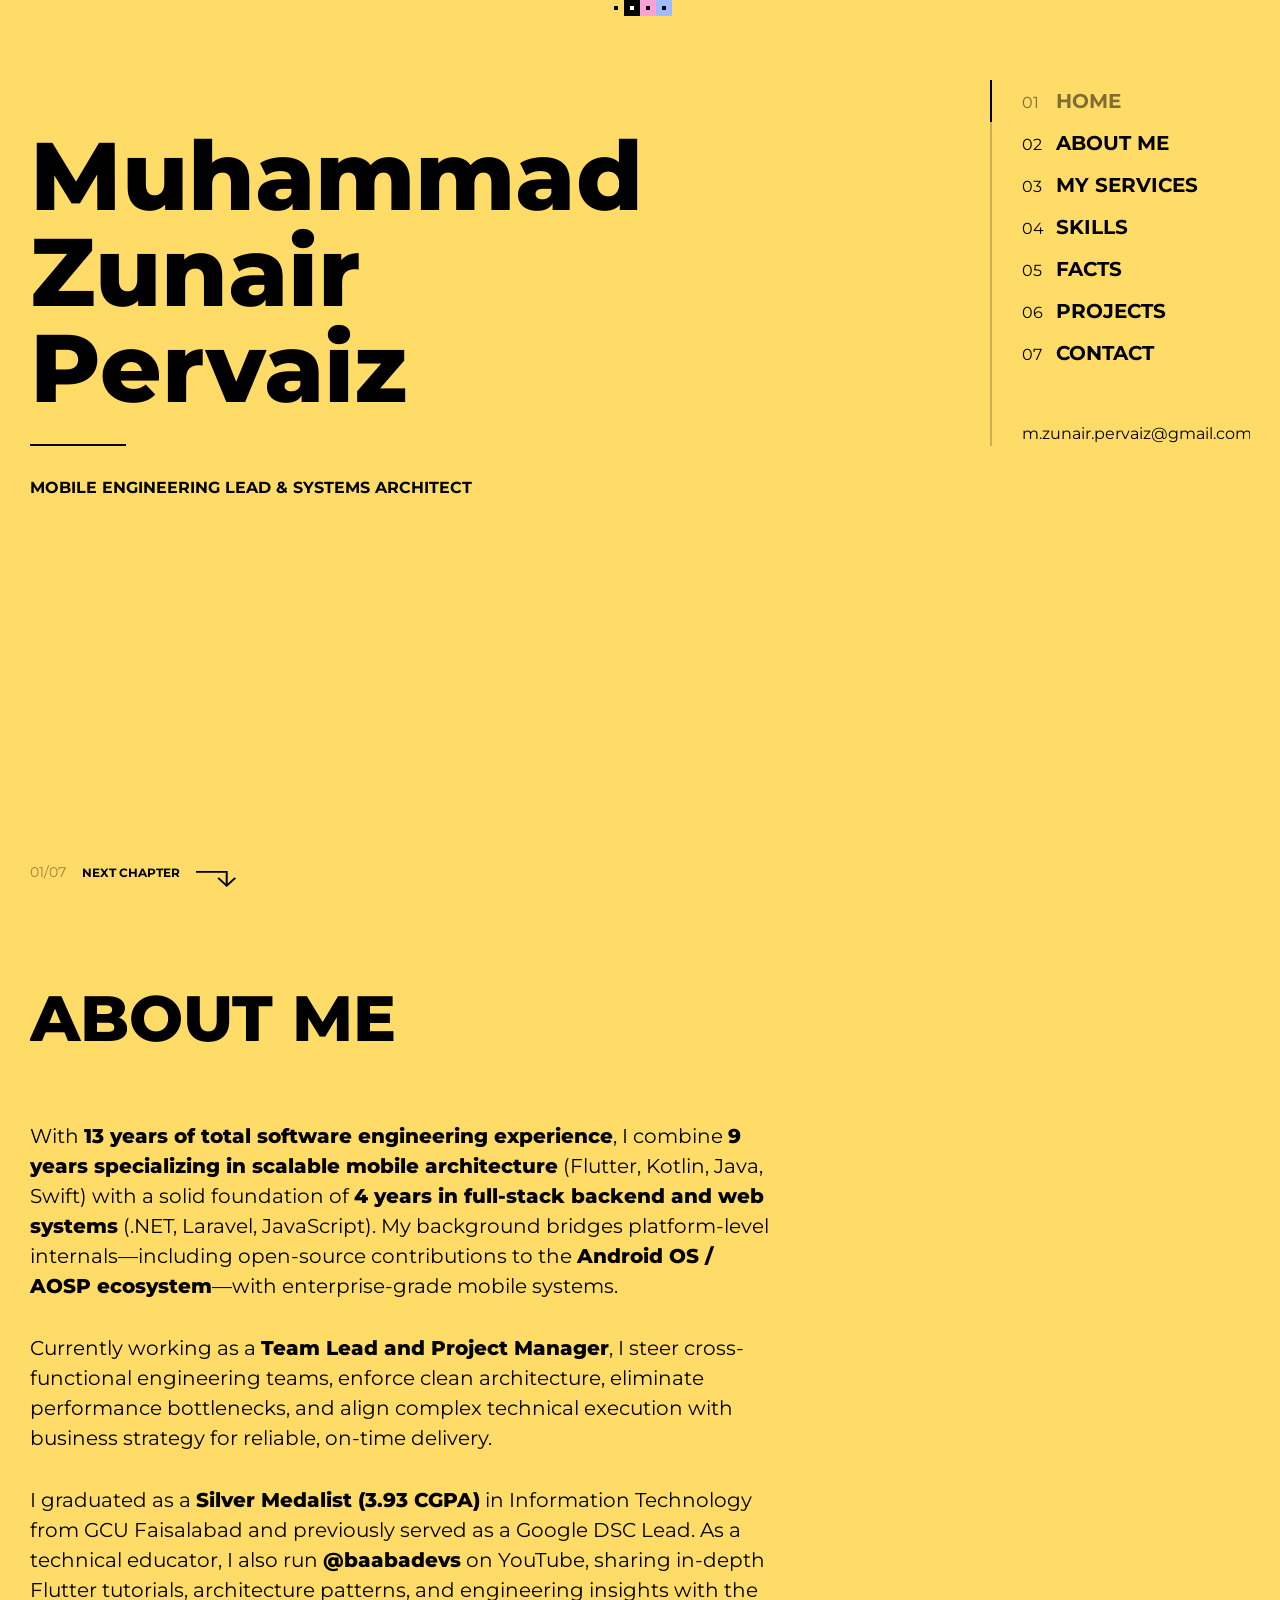
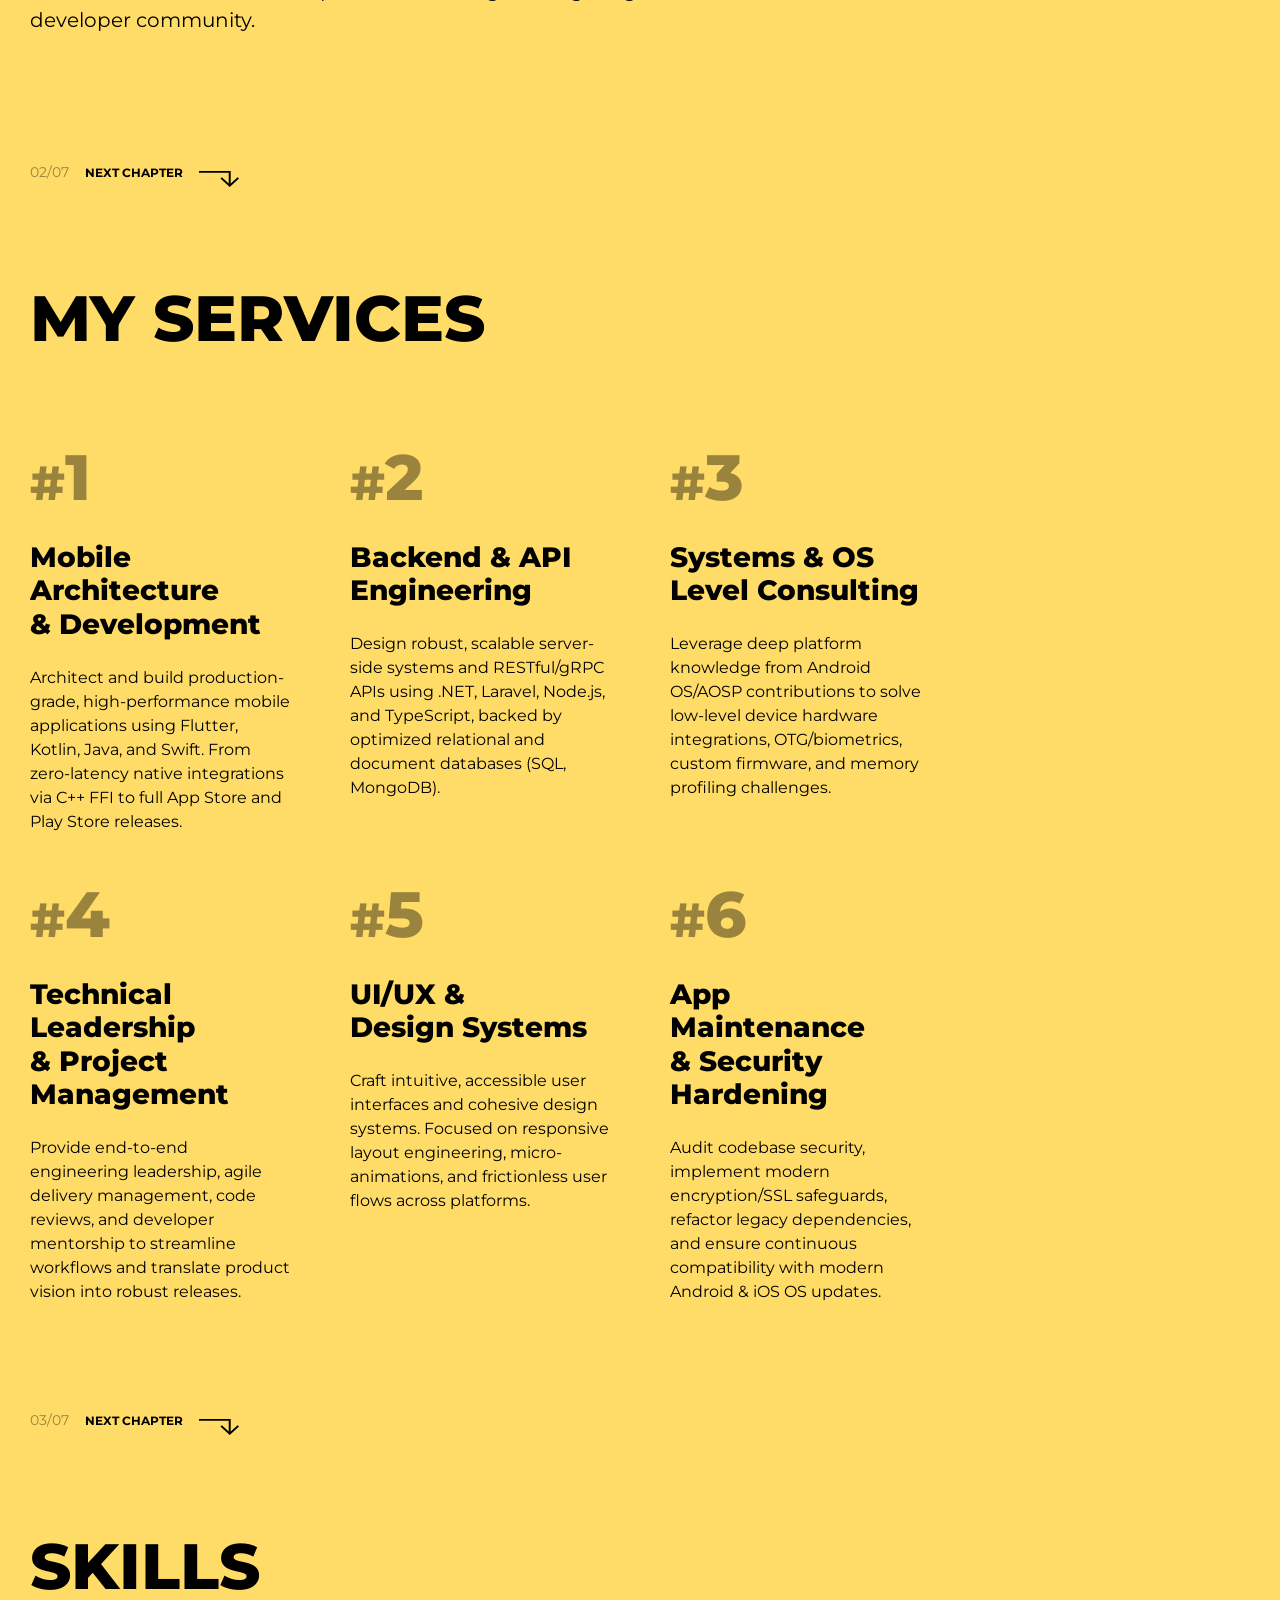
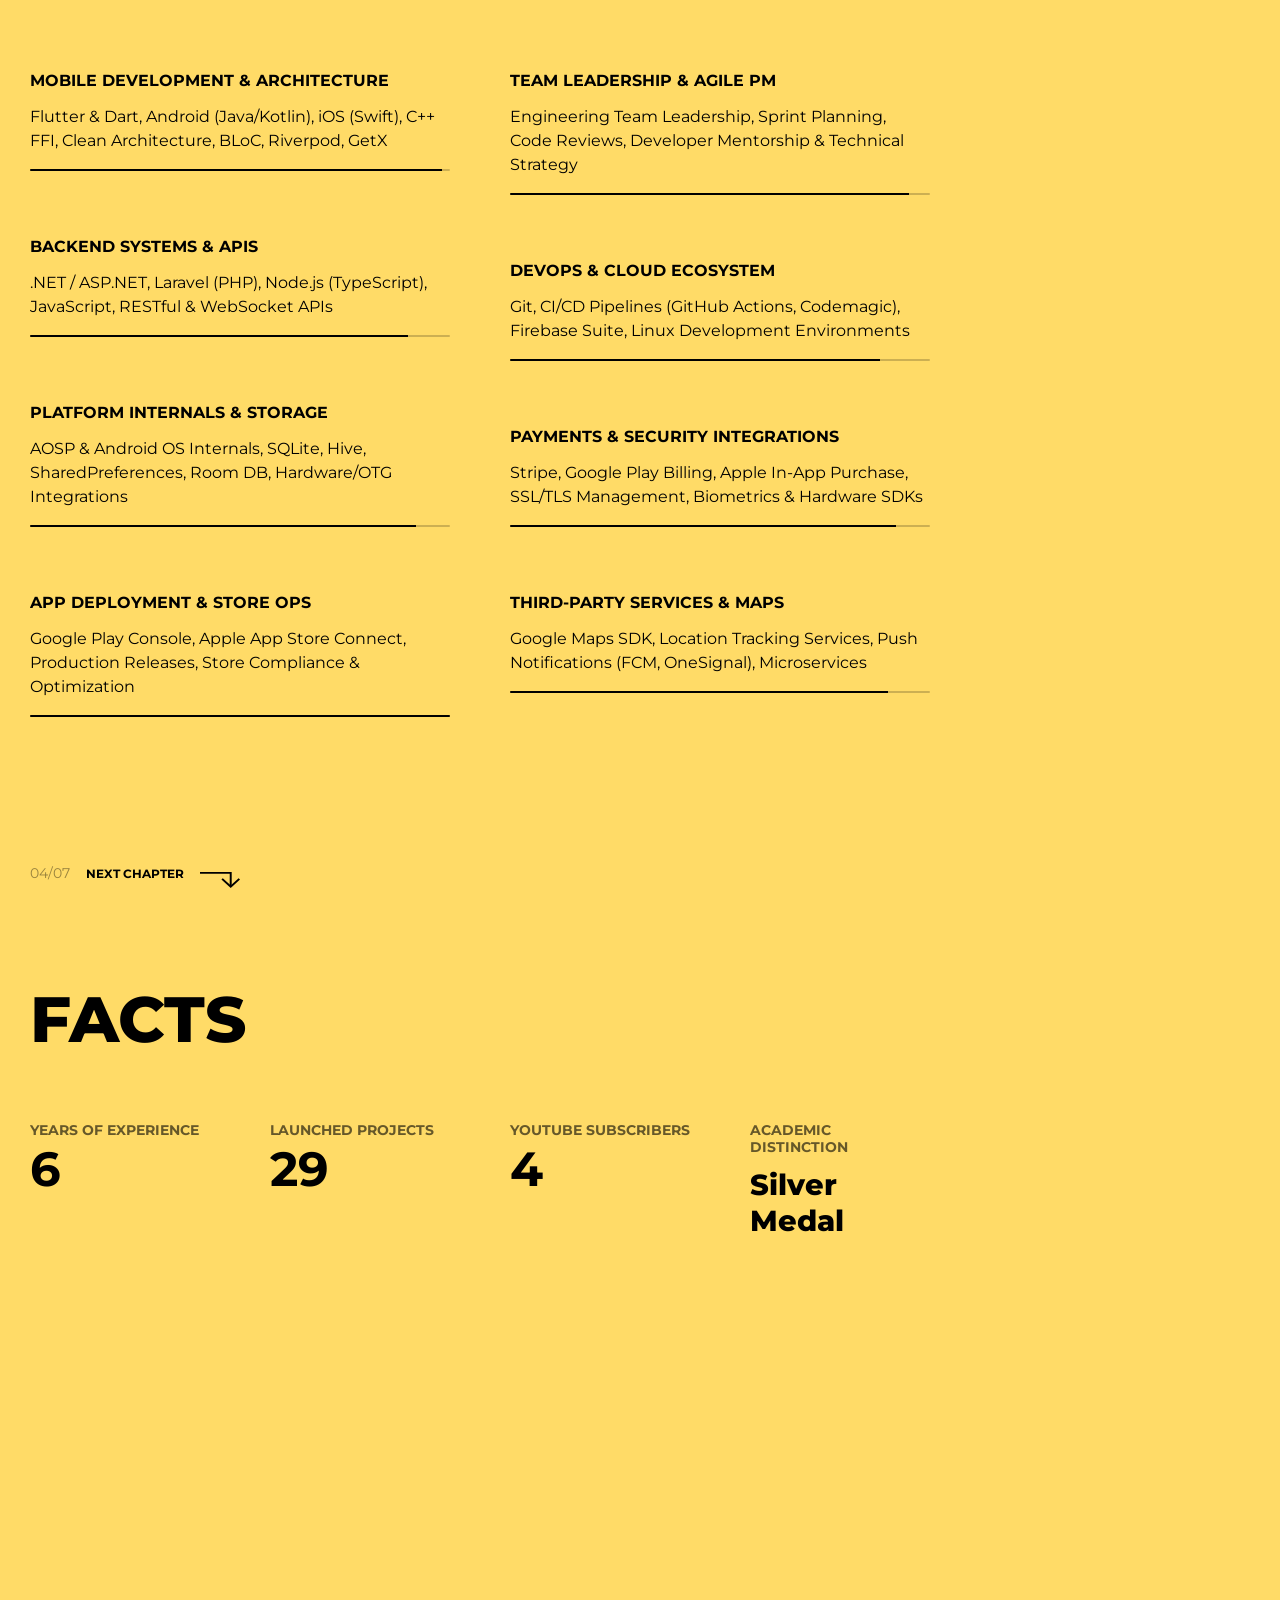
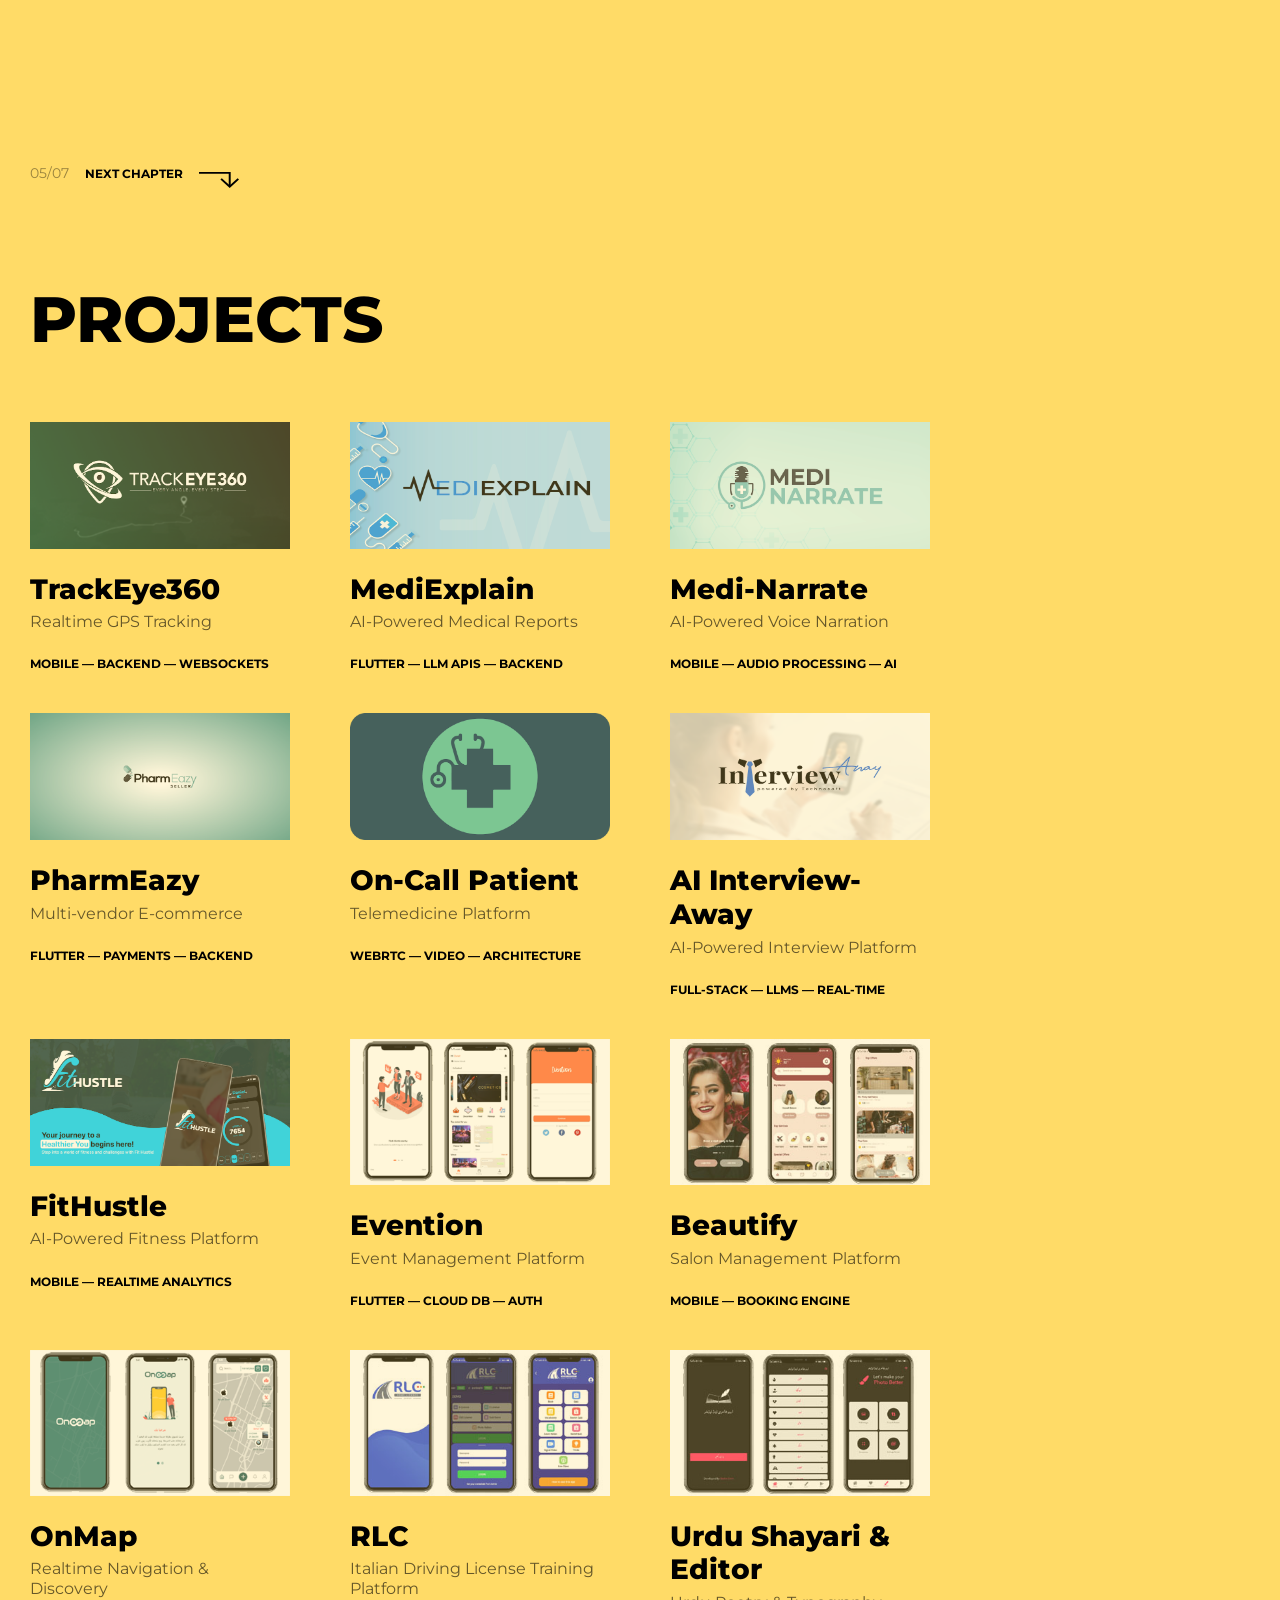
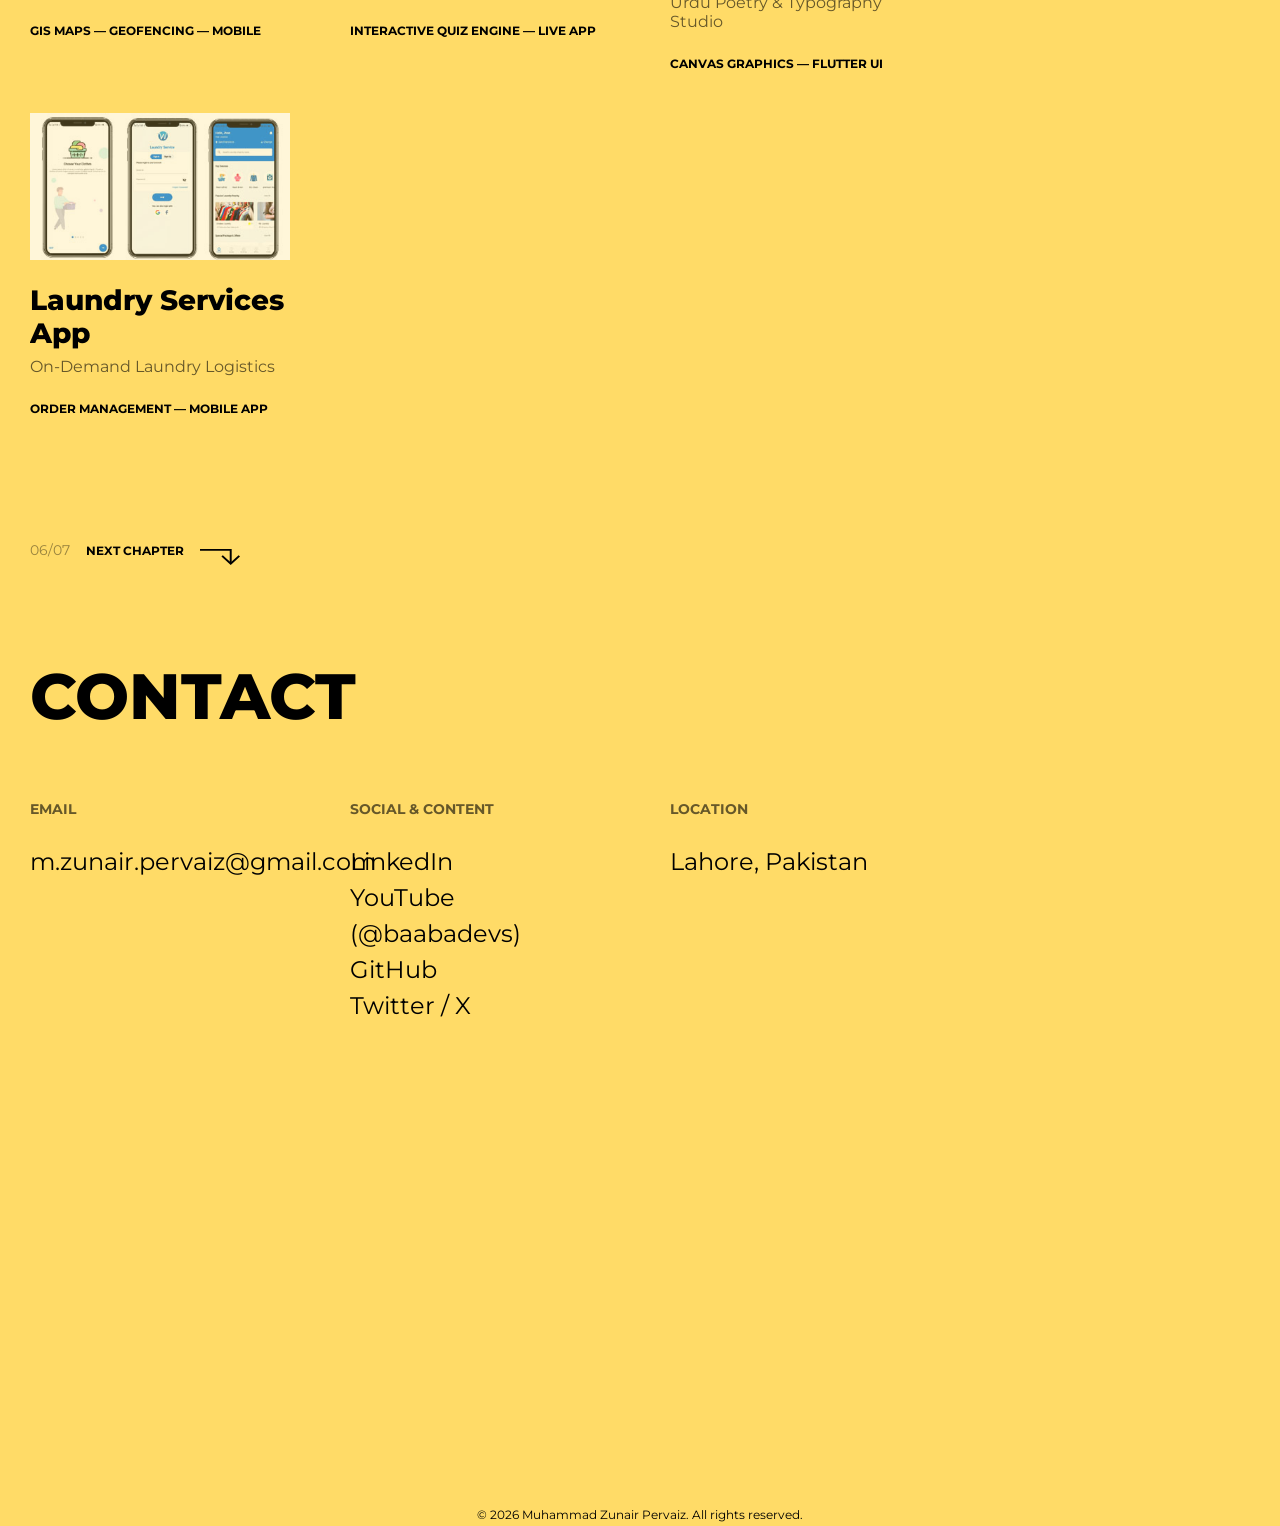
<file: index.html>
<!DOCTYPE html>
<html lang="en">

<head>
	<meta http-equiv="Content-Type" content="text/html; charset=UTF-8" />
	<meta content="width=device-width, initial-scale=1" name="viewport">
	<meta http-equiv="X-UA-Compatible" content="IE=edge">
	<link href="https://fonts.googleapis.com/css?family=Montserrat:400,700,800&display=swap" rel="stylesheet">
	<link href="portfolio/dist/css/yellow-black.css" rel="stylesheet">
	<link href="portfolio/dist/css/preview.css" rel="stylesheet">
	<script type="application/ld+json">
{
  "@context": "https://schema.org",
  "@type": "Person",
  "name": "Muhammad Zunair Pervaiz",
  "alternateName": "Zunair Pervaiz",
  "url": "https://zunairpervaiz.github.io/",
  "jobTitle": "IT Team Lead & Project Manager",
  "description": "Software Engineer, IT Team Lead, and Project Manager with 13 years of total software engineering experience, specializing in mobile architecture (Flutter, Kotlin, Java, Swift) and full-stack systems. Silver Medalist in Information Technology from GCU Faisalabad and Founder of Baaba Devs.",
  "alumniOf": {
    "@type": "CollegeOrUniversity",
    "name": "Government College University, Faisalabad"
  },
  "award": "Silver Medalist (3.93 CGPA) in Information Technology",
  "worksFor": [
    {
      "@type": "Organization",
      "name": "Punjab Safe Cities Authority",
      "alternateName": "PSCA"
    },
    {
      "@type": "Organization",
      "name": "Baaba Devs"
    }
  ],
  "founder": {
    "@type": "Organization",
    "name": "Baaba Devs"
  },
  "knowsAbout": [
    "Flutter",
    "Mobile Application Development",
    "Android OS / AOSP",
    "Kotlin",
    "Java",
    "Swift",
    "Software Architecture",
    "Project Management",
    ".NET",
    "Laravel"
  ],
  "sameAs": [
    "https://linkedin.com/in/zunairpervaiz",
    "https://github.com/zunairpervaiz",
    "https://youtube.com/@baabadevs",
    "https://twitter.com/zunairpervaiz"
  ]
}
</script>

	<title>Muhammad Zunair Pervaiz | Mobile Engineering Lead & Systems Architect</title>
</head>

<body class="with-header position-relative" data-spy="scroll" data-target="#sections-nav" data-offset="80">
	<header class="header">
		<div class="container-fluid-limited d-flex align-items-center justify-content-between">
			<button class="sections-nav-toggler" aria-label="Toggle navigation">
				<span class="sections-nav-toggler-bar"></span>
				<span class="sections-nav-toggler-bar"></span>
				<span class="sections-nav-toggler-bar"></span>
				<span class="sections-nav-toggler-bar"></span>
			</button>
		</div>
	</header>
	<nav class="sections-nav-container">
		<ul id="sections-nav" class="nav sections-nav sections-nav-animated">
			<li class="sections-nav-item">
				<a href="#section-01" class="nav-link sections-nav-link goto-section active">
					<span class="sections-nav-counter">01</span>
					Home
				</a>
			</li>
			<li class="sections-nav-item">
				<a href="#section-02" class="nav-link sections-nav-link goto-section">
					<span class="sections-nav-counter">02</span>
					About me
				</a>
			</li>
			<li class="sections-nav-item">
				<a href="#section-03" class="nav-link sections-nav-link goto-section">
					<span class="sections-nav-counter">03</span>
					My services
				</a>
			</li>
			<li class="sections-nav-item">
				<a href="#section-04" class="nav-link sections-nav-link goto-section">
					<span class="sections-nav-counter">04</span>
					Skills
				</a>
			</li>
			<li class="sections-nav-item">
				<a href="#section-05" class="nav-link sections-nav-link goto-section">
					<span class="sections-nav-counter">05</span>
					Facts
				</a>
			</li>
			<li class="sections-nav-item">
				<a href="#section-08" class="nav-link sections-nav-link goto-section">
					<span class="sections-nav-counter">06</span>
					Projects
				</a>
			</li>
			<li class="sections-nav-item">
				<a href="#section-10" class="nav-link sections-nav-link goto-section">
					<span class="sections-nav-counter">07</span>
					Contact
				</a>
			</li>
			<li class="sections-nav-item">
				<div class="sections-nav-info">
					<a href="mailto:m.zunair.pervaiz@gmail.com">m.zunair.pervaiz@gmail.com</a>
				</div>
			</li>
		</ul>
	</nav>
	<main class="content">
		<div class="container-fluid-limited">
			<div class="row">
				<div class="col col-xl-9">
					<section id="section-01" class="section section-sub-header animation interaction-in">
						<div class="section-body">
							<div class="jumbotron jumbotron-fluid pt-6 pt-lg-8 pb-0 mb-0">
								<h1 class="display-2 display-animated display-animated-in animation-translate animation-item-2">
									Muhammad<br>Zunair<br>Pervaiz</h1>
								<p class="lead animation-translate animation-item-3">Mobile Engineering Lead & Systems Architect</p>
							</div>
						</div>
						<div class="section-footer animation-translate animation-item-4">
							<a class="section-next goto-section" href="#section-02">
								<span class="section-next-counter">01/07</span>
								<span class="section-next-label">Next chapter</span>
								<span class="section-next-icon"></span>
							</a>
						</div>
					</section>
					<section id="section-02" class="section animation">
						<div class="section-body">
							<div class="row">
								<div class="col col-xl-10">
									<h2 class="section-title animation-translate-overline animation-item-1">About me</h2>
									<article class="article animation-translate animation-item-2">
										<p>
											With <strong>13 years of total software engineering experience</strong>, I combine <strong>9 years specializing in scalable mobile architecture</strong> (Flutter, Kotlin, Java, Swift) with a solid foundation of <strong>4 years in full-stack backend and web systems</strong> (.NET, Laravel, JavaScript). My background bridges platform-level internals—including open-source contributions to the <strong>Android OS / AOSP ecosystem</strong>—with enterprise-grade mobile systems.
										</p>
										<p>
											Currently working as a <strong>Team Lead and Project Manager</strong>, I steer cross-functional engineering teams, enforce clean architecture, eliminate performance bottlenecks, and align complex technical execution with business strategy for reliable, on-time delivery.
										</p>
										<p>
											I graduated as a <strong>Silver Medalist (3.93 CGPA)</strong> in Information Technology from GCU Faisalabad and previously served as a Google DSC Lead. As a technical educator, I also run <strong>@baabadevs</strong> on YouTube, sharing in-depth Flutter tutorials, architecture patterns, and engineering insights with the developer community.
										</p>
									</article>
								</div>
							</div>
						</div>
						<div class="section-footer animation-translate animation-item-3">
							<a class="section-next goto-section" href="#section-03">
								<span class="section-next-counter">02/07</span>
								<span class="section-next-label">Next chapter</span>
								<span class="section-next-icon"></span>
							</a>
						</div>
					</section>
					<section id="section-03" class="section animation">
						<div class="section-body">
							<h2 class="section-title animation-translate-overline animation-item-1">My services</h2>
							<div class="row animation-translate animation-item-2">
								<div class="col-12 col-md-4">
									<div class="card">
										<div class="card-body">
											<strong class="card-counter">1</strong>
											<h3 class="card-title">Mobile Architecture<br>& Development</h3>
											<p class="card-text">
												Architect and build production-grade, high-performance mobile applications using Flutter, Kotlin, Java, and Swift. From zero-latency native integrations via C++ FFI to full App Store and Play Store releases.
											</p>
										</div>
									</div>
								</div>
								<div class="col-12 col-md-4">
									<div class="card">
										<div class="card-body">
											<strong class="card-counter">2</strong>
											<h3 class="card-title">Backend & API<br>Engineering</h3>
											<p class="card-text">
												Design robust, scalable server-side systems and RESTful/gRPC APIs using .NET, Laravel, Node.js, and TypeScript, backed by optimized relational and document databases (SQL, MongoDB).
											</p>
										</div>
									</div>
								</div>
								<div class="col-12 col-md-4">
									<div class="card">
										<div class="card-body">
											<strong class="card-counter">3</strong>
											<h3 class="card-title">Systems & OS<br>Level Consulting</h3>
											<p class="card-text">
												Leverage deep platform knowledge from Android OS/AOSP contributions to solve low-level device hardware integrations, OTG/biometrics, custom firmware, and memory profiling challenges.
											</p>
										</div>
									</div>
								</div>
								<div class="col-12 col-md-4">
									<div class="card">
										<div class="card-body">
											<strong class="card-counter">4</strong>
											<h3 class="card-title">Technical Leadership<br>& Project Management</h3>
											<p class="card-text">
												Provide end-to-end engineering leadership, agile delivery management, code reviews, and developer mentorship to streamline workflows and translate product vision into robust releases.
											</p>
										</div>
									</div>
								</div>
								<div class="col-12 col-md-4">
									<div class="card">
										<div class="card-body">
											<strong class="card-counter">5</strong>
											<h3 class="card-title">UI/UX &<br>Design Systems</h3>
											<p class="card-text">
												Craft intuitive, accessible user interfaces and cohesive design systems. Focused on responsive layout engineering, micro-animations, and frictionless user flows across platforms.
											</p>
										</div>
									</div>
								</div>
								<div class="col-12 col-md-4">
									<div class="card">
										<div class="card-body">
											<strong class="card-counter">6</strong>
											<h3 class="card-title">App Maintenance<br>& Security Hardening</h3>
											<p class="card-text">
												Audit codebase security, implement modern encryption/SSL safeguards, refactor legacy dependencies, and ensure continuous compatibility with modern Android & iOS OS updates.
											</p>
										</div>
									</div>
								</div>
							</div>
						</div>
						<div class="section-footer animation-translate animation-item-3">
							<a class="section-next goto-section" href="#section-04">
								<span class="section-next-counter">03/07</span>
								<span class="section-next-label">Next chapter</span>
								<span class="section-next-icon"></span>
							</a>
						</div>
					</section>
					<section id="section-04" class="section animation">
						<div class="section-body">
							<h2 class="section-title animation-translate-overline animation-item-1">Skills</h2>
							<div class="row animation-translate animation-item-2">
								<div class="col-12 col-md-6">
									<strong class="progress-label">Mobile Development & Architecture</strong>
									<p>Flutter & Dart, Android (Java/Kotlin), iOS (Swift), C++ FFI, Clean Architecture, BLoC, Riverpod, GetX</p>
									<div class="progress progress-animated mb-9">
										<div class="progress-bar" role="progressbar" style="width: 98%" aria-valuenow="98" aria-valuemin="0" aria-valuemax="100"></div>
									</div>

									<strong class="progress-label">Backend Systems & APIs</strong>
									<p>.NET / ASP.NET, Laravel (PHP), Node.js (TypeScript), JavaScript, RESTful & WebSocket APIs</p>
									<div class="progress progress-animated mb-9">
										<div class="progress-bar" role="progressbar" style="width: 90%" aria-valuenow="90" aria-valuemin="0" aria-valuemax="100"></div>
									</div>

									<strong class="progress-label">Platform Internals & Storage</strong>
									<p>AOSP & Android OS Internals, SQLite, Hive, SharedPreferences, Room DB, Hardware/OTG Integrations</p>
									<div class="progress progress-animated mb-9">
										<div class="progress-bar" role="progressbar" style="width: 92%" aria-valuenow="92" aria-valuemin="0" aria-valuemax="100"></div>
									</div>

									<strong class="progress-label">App Deployment & Store Ops</strong>
									<p>Google Play Console, Apple App Store Connect, Production Releases, Store Compliance & Optimization</p>
									<div class="progress progress-animated mb-9">
										<div class="progress-bar" role="progressbar" style="width: 100%" aria-valuenow="100" aria-valuemin="0" aria-valuemax="100"></div>
									</div>
								</div>
								<div class="col-12 col-md-6">
									<strong class="progress-label">Team Leadership & Agile PM</strong>
									<p>Engineering Team Leadership, Sprint Planning, Code Reviews, Developer Mentorship & Technical Strategy</p>
									<div class="progress progress-animated mb-9">
										<div class="progress-bar" role="progressbar" style="width: 95%" aria-valuenow="95" aria-valuemin="0" aria-valuemax="100"></div>
									</div>

									<strong class="progress-label">DevOps & Cloud Ecosystem</strong>
									<p>Git, CI/CD Pipelines (GitHub Actions, Codemagic), Firebase Suite, Linux Development Environments</p>
									<div class="progress progress-animated mb-9">
										<div class="progress-bar" role="progressbar" style="width: 88%" aria-valuenow="88" aria-valuemin="0" aria-valuemax="100"></div>
									</div>

									<strong class="progress-label">Payments & Security Integrations</strong>
									<p>Stripe, Google Play Billing, Apple In-App Purchase, SSL/TLS Management, Biometrics & Hardware SDKs</p>
									<div class="progress progress-animated mb-9">
										<div class="progress-bar" role="progressbar" style="width: 92%" aria-valuenow="92" aria-valuemin="0" aria-valuemax="100"></div>
									</div>

									<strong class="progress-label">Third-party Services & Maps</strong>
									<p>Google Maps SDK, Location Tracking Services, Push Notifications (FCM, OneSignal), Microservices</p>
									<div class="progress progress-animated mb-9">
										<div class="progress-bar" role="progressbar" style="width: 90%" aria-valuenow="90" aria-valuemin="0" aria-valuemax="100"></div>
									</div>
								</div>
							</div>
						</div>
						<div class="section-footer animation-translate animation-item-3">
							<a class="section-next goto-section" href="#section-05">
								<span class="section-next-counter">04/07</span>
								<span class="section-next-label">Next chapter</span>
								<span class="section-next-icon"></span>
							</a>
						</div>
					</section>
					<section id="section-05" class="section animation">
						<div class="section-body">
							<h2 class="section-title animation-translate-overline animation-item-1">Facts</h2>
							<div class="row animation-translate animation-item-2">
								<div class="col-12 col-md-6 col-lg-3">
									<div class="counter mb-6 mb-lg-0">
										<span class="counter-label">Years of Experience</span>
										<span data-counter-from="0" data-counter-to="13">13</span>
									</div>
								</div>
								<div class="col-12 col-md-6 col-lg-3">
									<div class="counter mb-6 mb-lg-0">
										<span class="counter-label">Launched Projects</span>
										<span data-counter-from="0" data-counter-to="70">70+</span>
									</div>
								</div>
								<div class="col-12 col-md-6 col-lg-3">
									<div class="counter mb-6 mb-lg-0">
										<span class="counter-label">YouTube Subscribers</span>
										<span data-counter-from="0" data-counter-to="10">10k+</span>
									</div>
								</div>
								<div class="col-12 col-md-6 col-lg-3">
									<div class="counter">
										<span class="counter-label">Academic Distinction</span>
										<span style="font-size: 1.8rem; font-weight: 800; display: block; margin-top: 10px;">Silver Medal</span>
									</div>
								</div>
							</div>
						</div>
						<div class="section-footer animation-translate animation-item-3">
							<a class="section-next goto-section" href="#section-08">
								<span class="section-next-counter">05/07</span>
								<span class="section-next-label">Next chapter</span>
								<span class="section-next-icon"></span>
							</a>
						</div>
					</section>
					<section id="section-08" class="section animation">
						<div class="section-body">
							<h2 class="section-title animation-translate-overline animation-item-1">Projects</h2>
							<div class="row animation-translate animation-item-2">
								<div class="col-12 col-md-4">
									<a class="card" href="#modal-project-1" data-toggle="modal">
										<img class="card-img-top" src="assets/img/projects/project1.jpg" alt="TrackEye360">
										<div class="card-body">
											<h3 class="card-title">TrackEye360</h3>
											<h4 class="card-subtitle">Realtime GPS Tracking</h4>
											<p class="card-tags">Mobile — Backend — WebSockets</p>
										</div>
									</a>
								</div>
								<div class="col-12 col-md-4">
									<a class="card" href="#modal-project-2" data-toggle="modal">
										<img class="card-img-top" src="assets/img/projects/project2.jpg" alt="MediExplain">
										<div class="card-body">
											<h3 class="card-title">MediExplain</h3>
											<h4 class="card-subtitle">AI-Powered Medical Reports</h4>
											<p class="card-tags">Flutter — LLM APIs — Backend</p>
										</div>
									</a>
								</div>
								<div class="col-12 col-md-4">
									<a class="card" href="#modal-project-3" data-toggle="modal">
										<img class="card-img-top" src="assets/img/projects/project3.jpg" alt="Medi-Narrate">
										<div class="card-body">
											<h3 class="card-title">Medi-Narrate</h3>
											<h4 class="card-subtitle">AI-Powered Voice Narration</h4>
											<p class="card-tags">Mobile — Audio Processing — AI</p>
										</div>
									</a>
								</div>
								<div class="col-12 col-md-4">
									<a class="card" href="#modal-project-4" data-toggle="modal">
										<img class="card-img-top" src="assets/img/projects/project4.jpg" alt="PharmEazy">
										<div class="card-body">
											<h3 class="card-title">PharmEazy</h3>
											<h4 class="card-subtitle">Multi-vendor E-commerce</h4>
											<p class="card-tags">Flutter — Payments — Backend</p>
										</div>
									</a>
								</div>
								<div class="col-12 col-md-4">
									<a class="card" href="#modal-project-5" data-toggle="modal">
										<img class="card-img-top" src="assets/img/projects/project5.jpg" alt="On-Call Patient">
										<div class="card-body">
											<h3 class="card-title">On-Call Patient</h3>
											<h4 class="card-subtitle">Telemedicine Platform</h4>
											<p class="card-tags">WebRTC — Video — Architecture</p>
										</div>
									</a>
								</div>
								<div class="col-12 col-md-4">
									<a class="card" href="#modal-project-6" data-toggle="modal">
										<img class="card-img-top" src="assets/img/projects/project6.jpg" alt="AI Interview-Away">
										<div class="card-body">
											<h3 class="card-title">AI Interview-Away</h3>
											<h4 class="card-subtitle">AI-Powered Interview Platform</h4>
											<p class="card-tags">Full-Stack — LLMs — Real-Time</p>
										</div>
									</a>
								</div>
								<div class="col-12 col-md-4">
									<a class="card" href="#modal-project-7" data-toggle="modal">
										<img class="card-img-top" src="assets/img/projects/project8.jpg" alt="FitHustle">
										<div class="card-body">
											<h3 class="card-title">FitHustle</h3>
											<h4 class="card-subtitle">AI-Powered Fitness Platform</h4>
											<p class="card-tags">Mobile — Realtime Analytics</p>
										</div>
									</a>
								</div>
								<div class="col-12 col-md-4">
									<a class="card" href="#modal-project-8" data-toggle="modal">
										<img class="card-img-top" src="assets/img/projects/p1.jpg" alt="Evention">
										<div class="card-body">
											<h3 class="card-title">Evention</h3>
											<h4 class="card-subtitle">Event Management Platform</h4>
											<p class="card-tags">Flutter — Cloud DB — Auth</p>
										</div>
									</a>
								</div>
								<div class="col-12 col-md-4">
									<a class="card" href="#modal-project-9" data-toggle="modal">
										<img class="card-img-top" src="assets/img/projects/p2.jpg" alt="Beautify">
										<div class="card-body">
											<h3 class="card-title">Beautify</h3>
											<h4 class="card-subtitle">Salon Management Platform</h4>
											<p class="card-tags">Mobile — Booking Engine</p>
										</div>
									</a>
								</div>
								<div class="col-12 col-md-4">
									<a class="card" href="#modal-project-10" data-toggle="modal">
										<img class="card-img-top" src="assets/img/projects/p3.jpg" alt="OnMap">
										<div class="card-body">
											<h3 class="card-title">OnMap</h3>
											<h4 class="card-subtitle">Realtime Navigation & Discovery</h4>
											<p class="card-tags">GIS Maps — Geofencing — Mobile</p>
										</div>
									</a>
								</div>
								<div class="col-12 col-md-4">
									<a class="card" href="#modal-project-11" data-toggle="modal">
										<img class="card-img-top" src="assets/img/projects/p5.jpg" alt="RLC">
										<div class="card-body">
											<h3 class="card-title">RLC</h3>
											<h4 class="card-subtitle">Italian Driving License Training Platform</h4>
											<p class="card-tags">Interactive Quiz Engine — Live App</p>
										</div>
									</a>
								</div>
								<div class="col-12 col-md-4">
									<a class="card" href="#modal-project-12" data-toggle="modal">
										<img class="card-img-top" src="assets/img/projects/p6.jpg" alt="Urdu Shayari & Editor">
										<div class="card-body">
											<h3 class="card-title">Urdu Shayari & Editor</h3>
											<h4 class="card-subtitle">Urdu Poetry & Typography Studio</h4>
											<p class="card-tags">Canvas Graphics — Flutter UI</p>
										</div>
									</a>
								</div>
								<div class="col-12 col-md-4">
									<a class="card" href="#modal-project-13" data-toggle="modal">
										<img class="card-img-top" src="assets/img/projects/p9.jpg" alt="Laundry Services App">
										<div class="card-body">
											<h3 class="card-title">Laundry Services App</h3>
											<h4 class="card-subtitle">On-Demand Laundry Logistics</h4>
											<p class="card-tags">Order Management — Mobile App</p>
										</div>
									</a>
								</div>
							</div>
						</div>
						<div class="section-footer animation-translate animation-item-3">
							<a class="section-next goto-section" href="#section-10">
								<span class="section-next-counter">06/07</span>
								<span class="section-next-label">Next chapter</span>
								<span class="section-next-icon"></span>
							</a>
						</div>
					</section>

					<section id="section-10" class="section animation">
						<div class="section-body">
							<h2 class="section-title animation-translate-overline animation-item-1">Contact</h2>
							<div class="row mb-10 animation-translate animation-item-2">
								<div class="col-12 col-md-4">
									<div class="contact">
										<strong class="contact-label">Email</strong>
										<a href="mailto:m.zunair.pervaiz@gmail.com">m.zunair.pervaiz@gmail.com</a><br>
									</div>
								</div>
								<div class="col-12 col-md-4">
									<div class="contact">
										<strong class="contact-label">Social & Content</strong>
										<a href="https://linkedin.com/in/zunairpervaiz" target="_blank" rel="noopener">LinkedIn</a><br>
										<a href="https://youtube.com/@baabadevs" target="_blank" rel="noopener">YouTube (@baabadevs)</a><br>
										<a href="https://github.com/zunairpervaiz" target="_blank" rel="noopener">GitHub</a><br>
										<a href="https://twitter.com/zunairpervaiz" target="_blank" rel="noopener">Twitter / X</a>
									</div>
								</div>
								<div class="col-12 col-md-4">
									<div class="contact">
										<strong class="contact-label">Location</strong>
										Lahore, Pakistan<br>
									</div>
								</div>
							</div>
						</div>
					</section>
				</div>
			</div>
		</div>
		<center>
			<div class="footer-credit text-center mt-5">
				<small>&copy; 2026 Muhammad Zunair Pervaiz. All rights reserved.</small>
			</div>
		</center>
	</main>

	<div class="preview-themes">
		<a href="#theme-yellow-black" class="preview-theme preview-color-yellow-black" title="Select theme"
			data-toggle="tooltip" data-theme="./portfolio/dist/css/yellow-black.css" data-theme-bg="light"></a>
		<a href="#theme-black-white" class="preview-theme preview-color-black-white" title="Select theme"
			data-toggle="tooltip" data-theme="portfolio/dist/css/black-white.css" data-theme-bg="dark"></a>
		<a href="#theme-pink-black" class="preview-theme preview-color-pink-black" title="Select theme"
			data-toggle="tooltip" data-theme="portfolio/dist/css/pink-black.css" data-theme-bg="light"></a>
		<a href="#theme-blue-black" class="preview-theme preview-color-blue-black" title="Select theme"
			data-toggle="tooltip" data-theme="portfolio/dist/css/blue-black.css" data-theme-bg="light"></a>
	</div>

</body>
<script src="portfolio/dist/js/all.js"></script>
<script>
	$(function () {
		$('[data-toggle="tooltip"]').tooltip();
		$('.preview-theme').click(function () {
			$('link')[1].href = $(this).data('theme');
			var imgSrcData = $(this).data('theme-bg') === 'light' ? 'dark-src' : 'light-src';
			$('img[data-' + imgSrcData + ']').each(function () {
				$(this).attr('src', $(this).data(imgSrcData));
			});
			return false;
		});
	});
	(function () {
		'use strict';
		window.addEventListener('load', function () {
			var forms = document.getElementsByClassName('needs-validation');
			var validation = Array.prototype.filter.call(forms, function (form) {
				form.addEventListener('submit', function (event) {
					if (form.checkValidity() === false) {
						event.preventDefault();
						event.stopPropagation();
					}
					form.classList.add('was-validated');
				}, false);
			});
		}, false);
	})();
</script>

</html>
</file>
<file: portfolio/dist/css/yellow-black.css>
:root{--blue:#494eff;--indigo:#6610f2;--purple:#710bb8;--pink:#e84d85;--red:#bb0e19;--orange:#ff8b2b;--yellow:#ffdb67;--green:#15764b;--teal:#22c9a6;--cyan:#0a9cb4;--white:#fff;--gray:rgba(0,0,0,0.6);--gray-dark:rgba(0,0,0,0.8);--primary:#000;--success:#15764b;--danger:#bb0e19;--breakpoint-xs:0;--breakpoint-sm:576px;--breakpoint-md:768px;--breakpoint-lg:992px;--breakpoint-xl:1200px;--font-family-sans-serif:Montserrat,-apple-system,blinkmacsystemfont,"segoe ui",roboto,"helvetica neue",arial,"noto sans",sans-serif,"apple color emoji","segoe ui emoji","segoe ui symbol","noto color emoji";--font-family-monospace:sfmono-regular,menlo,monaco,consolas,"liberation mono","courier new",monospace}*,:after,:before{box-sizing:border-box}html{font-family:sans-serif;line-height:1.15;-webkit-text-size-adjust:100%;-webkit-tap-highlight-color:rgba(0,0,0,0)}article,aside,figcaption,figure,footer,header,hgroup,main,nav,section{display:block}body{margin:0;font-family:Montserrat,-apple-system,blinkmacsystemfont,segoe ui,roboto,helvetica neue,arial,noto sans,sans-serif,apple color emoji,segoe ui emoji,segoe ui symbol,noto color emoji;font-size:14px;font-size:1rem;font-weight:400;line-height:1.5;color:#000;text-align:left;background-color:#ffdb67}[tabindex="-1"]:focus:not(:focus-visible){outline:0!important}hr{box-sizing:content-box;height:0;overflow:visible}h1,h2,h3,h4,h5,h6,p{margin-top:0;margin-bottom:1rem}abbr[data-original-title],abbr[title]{text-decoration:underline;-webkit-text-decoration:underline dotted;text-decoration:underline dotted;cursor:help;border-bottom:0;-webkit-text-decoration-skip-ink:none;text-decoration-skip-ink:none}address{font-style:normal;line-height:inherit}address,dl,ol,ul{margin-bottom:1rem}dl,ol,ul{margin-top:0}ol ol,ol ul,ul ol,ul ul{margin-bottom:0}dt{font-weight:700}dd{margin-bottom:.5rem;margin-left:0}blockquote{margin:0 0 1rem}b,strong{font-weight:800}small{font-size:80%}sub,sup{position:relative;font-size:75%;line-height:0;vertical-align:baseline}sub{bottom:-.25em}sup{top:-.5em}a{color:#000;text-decoration:none;background-color:rgba(0,0,0,0)}a:hover{color:rgba(0,0,0,.75);text-decoration:underline}a:not([href]){color:inherit;text-decoration:none}a:not([href]):hover{color:inherit;text-decoration:none}code,kbd,pre,samp{font-family:sfmono-regular,menlo,monaco,consolas,liberation mono,courier new,monospace;font-size:1em}pre{margin-top:0;margin-bottom:1rem;overflow:auto}figure{margin:0 0 1rem}img{border-style:none}img,svg{vertical-align:middle}svg{overflow:hidden}table{border-collapse:collapse}caption{padding-top:.75rem;padding-bottom:.75rem;color:rgba(0,0,0,.6);text-align:left;caption-side:bottom}th{text-align:inherit}label{display:inline-block;margin-bottom:0}button{border-radius:0}button:focus{outline:1px dotted;outline:5px auto -webkit-focus-ring-color}button,input,optgroup,select,textarea{margin:0;font-family:inherit;font-size:inherit;line-height:inherit}button,input{overflow:visible}button,select{text-transform:none}select{word-wrap:normal}[type=button],[type=reset],[type=submit],button{-webkit-appearance:button}[type=button]:not(:disabled),[type=reset]:not(:disabled),[type=submit]:not(:disabled),button:not(:disabled){cursor:pointer}[type=button]::-moz-focus-inner,[type=reset]::-moz-focus-inner,[type=submit]::-moz-focus-inner,button::-moz-focus-inner{padding:0;border-style:none}input[type=checkbox],input[type=radio]{box-sizing:border-box;padding:0}input[type=date],input[type=datetime-local],input[type=month],input[type=time]{-webkit-appearance:listbox}textarea{overflow:auto;resize:vertical}fieldset{min-width:0;padding:0;margin:0;border:0}legend{display:block;width:100%;max-width:100%;padding:0;margin-bottom:.5rem;font-size:21px;font-size:1.5rem;line-height:inherit;color:inherit;white-space:normal}progress{vertical-align:baseline}[type=number]::-webkit-inner-spin-button,[type=number]::-webkit-outer-spin-button{height:auto}[type=search]{outline-offset:-2px;-webkit-appearance:none}[type=search]::-webkit-search-decoration{-webkit-appearance:none}::-webkit-file-upload-button{font:inherit;-webkit-appearance:button}output{display:inline-block}summary{display:list-item;cursor:pointer}template{display:none}[hidden]{display:none!important}.h1,.h2,.h3,.h4,.h5,.h6,h1,h2,h3,h4,h5,h6{margin-bottom:1rem;font-weight:800;line-height:1.2}.h1,h1{font-size:56px;font-size:4rem}.h2,h2{font-size:42px;font-size:3rem}.h4,h4{font-size:28px;font-size:2rem}.h5,h5{font-size:24.5px;font-size:1.75rem}.h6,h6{font-size:21px;font-size:1.5rem}.lead{font-size:14px;font-size:1rem;font-weight:700}.display-1{font-size:112px;font-size:8rem}.display-1,.display-2{font-weight:800;line-height:1}.display-2{font-size:84px;font-size:6rem}.display-3{font-size:98px;font-size:7rem}.display-3,.display-4{font-weight:800;line-height:1}.display-4{font-size:70px;font-size:5rem}hr{margin-top:1rem;margin-bottom:1rem;border:0;border-top:2px solid rgba(0,0,0,.2)}.small,small{font-size:75%;font-weight:400}.mark,mark{padding:.2em;background-color:#fcf8e3}.list-inline,.list-unstyled{padding-left:0;list-style:none}.list-inline-item{display:inline-block}.list-inline-item:not(:last-child){margin-right:.5rem}.initialism{font-size:90%;text-transform:uppercase}.blockquote{margin-bottom:1rem;font-size:17.5px;font-size:1.25rem}.blockquote-footer{display:block;font-size:75%;color:rgba(0,0,0,.6)}.blockquote-footer:before{content:"\2014\00A0"}html{font-size:14px}@media (min-width:576px){html{font-size:15px}}@media (min-width:768px){html{font-size:16px}}.h1,h1{font-size:35px;font-size:2.5rem}@media (min-width:360px){.h1,h1{font-size:2.75rem}}@media (min-width:410px){.h1,h1{font-size:2.85rem}}@media (min-width:480px){.h1,h1{font-size:3rem}}@media (min-width:576px){.h1,h1{font-size:4rem}}.h2,h2{font-size:35px;font-size:2.5rem}@media (min-width:360px){.h2,h2{font-size:2.75rem}}@media (min-width:410px){.h2,h2{font-size:2.85rem}}@media (min-width:480px){.h2,h2{font-size:3rem}}@media (min-width:576px){.h2,h2{font-size:3rem}}.h3,h3{font-size:35px;font-size:2.5rem}@media (min-width:360px){.h3,h3{font-size:2.75rem}}@media (min-width:410px){.h3,h3{font-size:2.85rem}}@media (min-width:480px){.h3,h3{font-size:3rem}}@media (min-width:576px){.h3,h3{font-size:2.5rem}}.h4,h4{font-size:35px;font-size:2.5rem}@media (min-width:360px){.h4,h4{font-size:2.75rem}}@media (min-width:410px){.h4,h4{font-size:2.85rem}}@media (min-width:480px){.h4,h4{font-size:3rem}}@media (min-width:576px){.h4,h4{font-size:2rem}}.h5,h5{font-size:35px;font-size:2.5rem}@media (min-width:360px){.h5,h5{font-size:2.75rem}}@media (min-width:410px){.h5,h5{font-size:2.85rem}}@media (min-width:480px){.h5,h5{font-size:3rem}}@media (min-width:576px){.h5,h5{font-size:1.75rem}}.h6,h6{font-size:35px;font-size:2.5rem}@media (min-width:360px){.h6,h6{font-size:2.75rem}}@media (min-width:410px){.h6,h6{font-size:2.85rem}}@media (min-width:480px){.h6,h6{font-size:3rem}}@media (min-width:576px){.h6,h6{font-size:1.5rem}}.lead{text-transform:uppercase}.display-1,.display-2,.display-3,.display-4{position:relative;padding-bottom:1.75rem;margin-bottom:2rem}.display-1:after,.display-2:after,.display-3:after,.display-4:after{content:"";position:absolute;left:0;bottom:-2px;width:84px;width:6rem;border-bottom:2px solid #000}.display-1{font-size:35px;font-size:2.5rem}@media (min-width:360px){.display-1{font-size:2.75rem}}@media (min-width:410px){.display-1{font-size:2.85rem}}@media (min-width:480px){.display-1{font-size:3rem}}@media (min-width:576px){.display-1{font-size:8rem}}.display-2{font-size:35px;font-size:2.5rem}@media (min-width:360px){.display-2{font-size:2.75rem}}@media (min-width:410px){.display-2{font-size:2.85rem}}@media (min-width:480px){.display-2{font-size:3rem}}@media (min-width:576px){.display-2{font-size:6rem}}.display-3{font-size:35px;font-size:2.5rem}@media (min-width:360px){.display-3{font-size:2.75rem}}@media (min-width:410px){.display-3{font-size:2.85rem}}@media (min-width:480px){.display-3{font-size:3rem}}@media (min-width:576px){.display-3{font-size:7rem}}.display-4{font-size:35px;font-size:2.5rem}@media (min-width:360px){.display-4{font-size:2.75rem}}@media (min-width:410px){.display-4{font-size:2.85rem}}@media (min-width:480px){.display-4{font-size:3rem}}@media (min-width:576px){.display-4{font-size:5rem}}.display-animated:after{-webkit-transform-origin:left;-ms-transform-origin:left;transform-origin:left;-webkit-transform:scaleX(20) translate(100vw);-ms-transform:scaleX(20) translate(100vw);transform:scaleX(20) translate(100vw)}.display-animated-in:after{-webkit-animation:display 1s cubic-bezier(.75,0,.45,1.1) .5s forwards;animation:display 1s cubic-bezier(.75,0,.45,1.1) .5s forwards}@-webkit-keyframes display{0%{-webkit-transform:scaleX(20) translate(100vw);transform:scaleX(20) translate(100vw)}to{-webkit-transform:scaleX(1) translate(0);transform:scaleX(1) translate(0)}}@keyframes display{0%{-webkit-transform:scaleX(20) translate(100vw);transform:scaleX(20) translate(100vw)}to{-webkit-transform:scaleX(1) translate(0);transform:scaleX(1) translate(0)}}.fade{-webkit-transition:opacity .15s linear;transition:opacity .15s linear}@media (prefers-reduced-motion:reduce){.fade{-webkit-transition:none;transition:none}}.fade:not(.show){opacity:0}.collapse:not(.show){display:none}.collapsing{position:relative;height:0;overflow:hidden;-webkit-transition:height .35s ease;transition:height .35s ease}@media (prefers-reduced-motion:reduce){.collapsing{-webkit-transition:none;transition:none}}.align-baseline{vertical-align:baseline!important}.align-top{vertical-align:top!important}.align-middle{vertical-align:middle!important}.align-bottom{vertical-align:bottom!important}.align-text-bottom{vertical-align:text-bottom!important}.align-text-top{vertical-align:text-top!important}.bg-primary,a.bg-primary:focus,a.bg-primary:hover,button.bg-primary:focus,button.bg-primary:hover{background-color:#000!important}.bg-success{background-color:#15764b!important}a.bg-success:focus,a.bg-success:hover,button.bg-success:focus,button.bg-success:hover{background-color:#0d4b2f!important}.bg-danger{background-color:#bb0e19!important}a.bg-danger:focus,a.bg-danger:hover,button.bg-danger:focus,button.bg-danger:hover{background-color:#8c0a13!important}.bg-white{background-color:#fff!important}.bg-transparent{background-color:rgba(0,0,0,0)!important}.border{border:2px solid rgba(0,0,0,.2)!important}.border-top{border-top:2px solid rgba(0,0,0,.2)!important}.border-right{border-right:2px solid rgba(0,0,0,.2)!important}.border-bottom{border-bottom:2px solid rgba(0,0,0,.2)!important}.border-left{border-left:2px solid rgba(0,0,0,.2)!important}.border-0{border:0!important}.border-top-0{border-top:0!important}.border-right-0{border-right:0!important}.border-bottom-0{border-bottom:0!important}.border-left-0{border-left:0!important}.border-primary{border-color:#000!important}.border-success{border-color:#15764b!important}.border-danger{border-color:#bb0e19!important}.border-white{border-color:#fff!important}.rounded-sm{border-radius:.1875rem!important}.rounded{border-radius:.375rem!important}.rounded-top{border-top-left-radius:5.25px!important;border-top-left-radius:.375rem!important}.rounded-right,.rounded-top{border-top-right-radius:5.25px!important;border-top-right-radius:.375rem!important}.rounded-bottom,.rounded-right{border-bottom-right-radius:5.25px!important;border-bottom-right-radius:.375rem!important}.rounded-bottom,.rounded-left{border-bottom-left-radius:5.25px!important;border-bottom-left-radius:.375rem!important}.rounded-left{border-top-left-radius:5.25px!important;border-top-left-radius:.375rem!important}.rounded-lg{border-radius:.75rem!important}.rounded-circle{border-radius:50%!important}.rounded-pill{border-radius:50rem!important}.rounded-0{border-radius:0!important}.clearfix:after{display:block;clear:both;content:""}.d-none{display:none!important}.d-inline{display:inline!important}.d-inline-block{display:inline-block!important}.d-block{display:block!important}.d-table{display:table!important}.d-table-row{display:table-row!important}.d-table-cell{display:table-cell!important}.d-flex{display:-webkit-box!important;display:-webkit-flex!important;display:-ms-flexbox!important;display:flex!important}.d-inline-flex{display:-webkit-inline-box!important;display:-webkit-inline-flex!important;display:-ms-inline-flexbox!important;display:inline-flex!important}@media (min-width:576px){.d-sm-none{display:none!important}.d-sm-inline{display:inline!important}.d-sm-inline-block{display:inline-block!important}.d-sm-block{display:block!important}.d-sm-table{display:table!important}.d-sm-table-row{display:table-row!important}.d-sm-table-cell{display:table-cell!important}.d-sm-flex{display:-webkit-box!important;display:-webkit-flex!important;display:-ms-flexbox!important;display:flex!important}.d-sm-inline-flex{display:-webkit-inline-box!important;display:-webkit-inline-flex!important;display:-ms-inline-flexbox!important;display:inline-flex!important}}@media (min-width:768px){.d-md-none{display:none!important}.d-md-inline{display:inline!important}.d-md-inline-block{display:inline-block!important}.d-md-block{display:block!important}.d-md-table{display:table!important}.d-md-table-row{display:table-row!important}.d-md-table-cell{display:table-cell!important}.d-md-flex{display:-webkit-box!important;display:-webkit-flex!important;display:-ms-flexbox!important;display:flex!important}.d-md-inline-flex{display:-webkit-inline-box!important;display:-webkit-inline-flex!important;display:-ms-inline-flexbox!important;display:inline-flex!important}}@media (min-width:992px){.d-lg-none{display:none!important}.d-lg-inline{display:inline!important}.d-lg-inline-block{display:inline-block!important}.d-lg-block{display:block!important}.d-lg-table{display:table!important}.d-lg-table-row{display:table-row!important}.d-lg-table-cell{display:table-cell!important}.d-lg-flex{display:-webkit-box!important;display:-webkit-flex!important;display:-ms-flexbox!important;display:flex!important}.d-lg-inline-flex{display:-webkit-inline-box!important;display:-webkit-inline-flex!important;display:-ms-inline-flexbox!important;display:inline-flex!important}}@media (min-width:1200px){.d-xl-none{display:none!important}.d-xl-inline{display:inline!important}.d-xl-inline-block{display:inline-block!important}.d-xl-block{display:block!important}.d-xl-table{display:table!important}.d-xl-table-row{display:table-row!important}.d-xl-table-cell{display:table-cell!important}.d-xl-flex{display:-webkit-box!important;display:-webkit-flex!important;display:-ms-flexbox!important;display:flex!important}.d-xl-inline-flex{display:-webkit-inline-box!important;display:-webkit-inline-flex!important;display:-ms-inline-flexbox!important;display:inline-flex!important}}@media print{.d-print-none{display:none!important}.d-print-inline{display:inline!important}.d-print-inline-block{display:inline-block!important}.d-print-block{display:block!important}.d-print-table{display:table!important}.d-print-table-row{display:table-row!important}.d-print-table-cell{display:table-cell!important}.d-print-flex{display:-webkit-box!important;display:-webkit-flex!important;display:-ms-flexbox!important;display:flex!important}.d-print-inline-flex{display:-webkit-inline-box!important;display:-webkit-inline-flex!important;display:-ms-inline-flexbox!important;display:inline-flex!important}}.embed-responsive{position:relative;display:block;width:100%;padding:0;overflow:hidden}.embed-responsive:before{display:block;content:""}.embed-responsive .embed-responsive-item,.embed-responsive embed,.embed-responsive iframe,.embed-responsive object,.embed-responsive video{position:absolute;top:0;bottom:0;left:0;width:100%;height:100%;border:0}.embed-responsive-21by9:before{padding-top:42.8571428571%}.embed-responsive-16by9:before{padding-top:56.25%}.embed-responsive-4by3:before{padding-top:75%}.embed-responsive-1by1:before{padding-top:100%}.flex-row{-webkit-box-orient:horizontal!important;-webkit-flex-direction:row!important;-ms-flex-direction:row!important;flex-direction:row!important}.flex-column,.flex-row{-webkit-box-direction:normal!important}.flex-column{-webkit-box-orient:vertical!important;-webkit-flex-direction:column!important;-ms-flex-direction:column!important;flex-direction:column!important}.flex-row-reverse{-webkit-box-orient:horizontal!important;-webkit-flex-direction:row-reverse!important;-ms-flex-direction:row-reverse!important;flex-direction:row-reverse!important}.flex-column-reverse,.flex-row-reverse{-webkit-box-direction:reverse!important}.flex-column-reverse{-webkit-box-orient:vertical!important;-webkit-flex-direction:column-reverse!important;-ms-flex-direction:column-reverse!important;flex-direction:column-reverse!important}.flex-wrap{-webkit-flex-wrap:wrap!important;-ms-flex-wrap:wrap!important;flex-wrap:wrap!important}.flex-nowrap{-webkit-flex-wrap:nowrap!important;-ms-flex-wrap:nowrap!important;flex-wrap:nowrap!important}.flex-wrap-reverse{-webkit-flex-wrap:wrap-reverse!important;-ms-flex-wrap:wrap-reverse!important;flex-wrap:wrap-reverse!important}.flex-fill{-webkit-box-flex:1!important;-webkit-flex:1 1 auto!important;-ms-flex:1 1 auto!important;flex:1 1 auto!important}.flex-grow-0{-webkit-box-flex:0!important;-webkit-flex-grow:0!important;-ms-flex-positive:0!important;flex-grow:0!important}.flex-grow-1{-webkit-box-flex:1!important;-webkit-flex-grow:1!important;-ms-flex-positive:1!important;flex-grow:1!important}.flex-shrink-0{-webkit-flex-shrink:0!important;-ms-flex-negative:0!important;flex-shrink:0!important}.flex-shrink-1{-webkit-flex-shrink:1!important;-ms-flex-negative:1!important;flex-shrink:1!important}.justify-content-start{-webkit-box-pack:start!important;-webkit-justify-content:flex-start!important;-ms-flex-pack:start!important;justify-content:flex-start!important}.justify-content-end{-webkit-box-pack:end!important;-webkit-justify-content:flex-end!important;-ms-flex-pack:end!important;justify-content:flex-end!important}.justify-content-center{-webkit-box-pack:center!important;-webkit-justify-content:center!important;-ms-flex-pack:center!important;justify-content:center!important}.justify-content-between{-webkit-box-pack:justify!important;-webkit-justify-content:space-between!important;-ms-flex-pack:justify!important;justify-content:space-between!important}.justify-content-around{-webkit-justify-content:space-around!important;-ms-flex-pack:distribute!important;justify-content:space-around!important}.align-items-start{-webkit-box-align:start!important;-webkit-align-items:flex-start!important;-ms-flex-align:start!important;align-items:flex-start!important}.align-items-end{-webkit-box-align:end!important;-webkit-align-items:flex-end!important;-ms-flex-align:end!important;align-items:flex-end!important}.align-items-center{-webkit-box-align:center!important;-webkit-align-items:center!important;-ms-flex-align:center!important;align-items:center!important}.align-items-baseline{-webkit-box-align:baseline!important;-webkit-align-items:baseline!important;-ms-flex-align:baseline!important;align-items:baseline!important}.align-items-stretch{-webkit-box-align:stretch!important;-webkit-align-items:stretch!important;-ms-flex-align:stretch!important;align-items:stretch!important}.align-content-start{-webkit-align-content:flex-start!important;-ms-flex-line-pack:start!important;align-content:flex-start!important}.align-content-end{-webkit-align-content:flex-end!important;-ms-flex-line-pack:end!important;align-content:flex-end!important}.align-content-center{-webkit-align-content:center!important;-ms-flex-line-pack:center!important;align-content:center!important}.align-content-between{-webkit-align-content:space-between!important;-ms-flex-line-pack:justify!important;align-content:space-between!important}.align-content-around{-webkit-align-content:space-around!important;-ms-flex-line-pack:distribute!important;align-content:space-around!important}.align-content-stretch{-webkit-align-content:stretch!important;-ms-flex-line-pack:stretch!important;align-content:stretch!important}.align-self-auto{-webkit-align-self:auto!important;-ms-flex-item-align:auto!important;align-self:auto!important}.align-self-start{-webkit-align-self:flex-start!important;-ms-flex-item-align:start!important;align-self:flex-start!important}.align-self-end{-webkit-align-self:flex-end!important;-ms-flex-item-align:end!important;align-self:flex-end!important}.align-self-center{-webkit-align-self:center!important;-ms-flex-item-align:center!important;align-self:center!important}.align-self-baseline{-webkit-align-self:baseline!important;-ms-flex-item-align:baseline!important;align-self:baseline!important}.align-self-stretch{-webkit-align-self:stretch!important;-ms-flex-item-align:stretch!important;align-self:stretch!important}@media (min-width:576px){.flex-sm-row{-webkit-box-orient:horizontal!important;-webkit-flex-direction:row!important;-ms-flex-direction:row!important;flex-direction:row!important}.flex-sm-column,.flex-sm-row{-webkit-box-direction:normal!important}.flex-sm-column{-webkit-box-orient:vertical!important;-webkit-flex-direction:column!important;-ms-flex-direction:column!important;flex-direction:column!important}.flex-sm-row-reverse{-webkit-box-orient:horizontal!important;-webkit-box-direction:reverse!important;-webkit-flex-direction:row-reverse!important;-ms-flex-direction:row-reverse!important;flex-direction:row-reverse!important}.flex-sm-column-reverse{-webkit-box-orient:vertical!important;-webkit-box-direction:reverse!important;-webkit-flex-direction:column-reverse!important;-ms-flex-direction:column-reverse!important;flex-direction:column-reverse!important}.flex-sm-wrap{-webkit-flex-wrap:wrap!important;-ms-flex-wrap:wrap!important;flex-wrap:wrap!important}.flex-sm-nowrap{-webkit-flex-wrap:nowrap!important;-ms-flex-wrap:nowrap!important;flex-wrap:nowrap!important}.flex-sm-wrap-reverse{-webkit-flex-wrap:wrap-reverse!important;-ms-flex-wrap:wrap-reverse!important;flex-wrap:wrap-reverse!important}.flex-sm-fill{-webkit-box-flex:1!important;-webkit-flex:1 1 auto!important;-ms-flex:1 1 auto!important;flex:1 1 auto!important}.flex-sm-grow-0{-webkit-box-flex:0!important;-webkit-flex-grow:0!important;-ms-flex-positive:0!important;flex-grow:0!important}.flex-sm-grow-1{-webkit-box-flex:1!important;-webkit-flex-grow:1!important;-ms-flex-positive:1!important;flex-grow:1!important}.flex-sm-shrink-0{-webkit-flex-shrink:0!important;-ms-flex-negative:0!important;flex-shrink:0!important}.flex-sm-shrink-1{-webkit-flex-shrink:1!important;-ms-flex-negative:1!important;flex-shrink:1!important}.justify-content-sm-start{-webkit-box-pack:start!important;-webkit-justify-content:flex-start!important;-ms-flex-pack:start!important;justify-content:flex-start!important}.justify-content-sm-end{-webkit-box-pack:end!important;-webkit-justify-content:flex-end!important;-ms-flex-pack:end!important;justify-content:flex-end!important}.justify-content-sm-center{-webkit-box-pack:center!important;-webkit-justify-content:center!important;-ms-flex-pack:center!important;justify-content:center!important}.justify-content-sm-between{-webkit-box-pack:justify!important;-webkit-justify-content:space-between!important;-ms-flex-pack:justify!important;justify-content:space-between!important}.justify-content-sm-around{-webkit-justify-content:space-around!important;-ms-flex-pack:distribute!important;justify-content:space-around!important}.align-items-sm-start{-webkit-box-align:start!important;-webkit-align-items:flex-start!important;-ms-flex-align:start!important;align-items:flex-start!important}.align-items-sm-end{-webkit-box-align:end!important;-webkit-align-items:flex-end!important;-ms-flex-align:end!important;align-items:flex-end!important}.align-items-sm-center{-webkit-box-align:center!important;-webkit-align-items:center!important;-ms-flex-align:center!important;align-items:center!important}.align-items-sm-baseline{-webkit-box-align:baseline!important;-webkit-align-items:baseline!important;-ms-flex-align:baseline!important;align-items:baseline!important}.align-items-sm-stretch{-webkit-box-align:stretch!important;-webkit-align-items:stretch!important;-ms-flex-align:stretch!important;align-items:stretch!important}.align-content-sm-start{-webkit-align-content:flex-start!important;-ms-flex-line-pack:start!important;align-content:flex-start!important}.align-content-sm-end{-webkit-align-content:flex-end!important;-ms-flex-line-pack:end!important;align-content:flex-end!important}.align-content-sm-center{-webkit-align-content:center!important;-ms-flex-line-pack:center!important;align-content:center!important}.align-content-sm-between{-webkit-align-content:space-between!important;-ms-flex-line-pack:justify!important;align-content:space-between!important}.align-content-sm-around{-webkit-align-content:space-around!important;-ms-flex-line-pack:distribute!important;align-content:space-around!important}.align-content-sm-stretch{-webkit-align-content:stretch!important;-ms-flex-line-pack:stretch!important;align-content:stretch!important}.align-self-sm-auto{-webkit-align-self:auto!important;-ms-flex-item-align:auto!important;align-self:auto!important}.align-self-sm-start{-webkit-align-self:flex-start!important;-ms-flex-item-align:start!important;align-self:flex-start!important}.align-self-sm-end{-webkit-align-self:flex-end!important;-ms-flex-item-align:end!important;align-self:flex-end!important}.align-self-sm-center{-webkit-align-self:center!important;-ms-flex-item-align:center!important;align-self:center!important}.align-self-sm-baseline{-webkit-align-self:baseline!important;-ms-flex-item-align:baseline!important;align-self:baseline!important}.align-self-sm-stretch{-webkit-align-self:stretch!important;-ms-flex-item-align:stretch!important;align-self:stretch!important}}@media (min-width:768px){.flex-md-row{-webkit-box-orient:horizontal!important;-webkit-flex-direction:row!important;-ms-flex-direction:row!important;flex-direction:row!important}.flex-md-column,.flex-md-row{-webkit-box-direction:normal!important}.flex-md-column{-webkit-box-orient:vertical!important;-webkit-flex-direction:column!important;-ms-flex-direction:column!important;flex-direction:column!important}.flex-md-row-reverse{-webkit-box-orient:horizontal!important;-webkit-box-direction:reverse!important;-webkit-flex-direction:row-reverse!important;-ms-flex-direction:row-reverse!important;flex-direction:row-reverse!important}.flex-md-column-reverse{-webkit-box-orient:vertical!important;-webkit-box-direction:reverse!important;-webkit-flex-direction:column-reverse!important;-ms-flex-direction:column-reverse!important;flex-direction:column-reverse!important}.flex-md-wrap{-webkit-flex-wrap:wrap!important;-ms-flex-wrap:wrap!important;flex-wrap:wrap!important}.flex-md-nowrap{-webkit-flex-wrap:nowrap!important;-ms-flex-wrap:nowrap!important;flex-wrap:nowrap!important}.flex-md-wrap-reverse{-webkit-flex-wrap:wrap-reverse!important;-ms-flex-wrap:wrap-reverse!important;flex-wrap:wrap-reverse!important}.flex-md-fill{-webkit-box-flex:1!important;-webkit-flex:1 1 auto!important;-ms-flex:1 1 auto!important;flex:1 1 auto!important}.flex-md-grow-0{-webkit-box-flex:0!important;-webkit-flex-grow:0!important;-ms-flex-positive:0!important;flex-grow:0!important}.flex-md-grow-1{-webkit-box-flex:1!important;-webkit-flex-grow:1!important;-ms-flex-positive:1!important;flex-grow:1!important}.flex-md-shrink-0{-webkit-flex-shrink:0!important;-ms-flex-negative:0!important;flex-shrink:0!important}.flex-md-shrink-1{-webkit-flex-shrink:1!important;-ms-flex-negative:1!important;flex-shrink:1!important}.justify-content-md-start{-webkit-box-pack:start!important;-webkit-justify-content:flex-start!important;-ms-flex-pack:start!important;justify-content:flex-start!important}.justify-content-md-end{-webkit-box-pack:end!important;-webkit-justify-content:flex-end!important;-ms-flex-pack:end!important;justify-content:flex-end!important}.justify-content-md-center{-webkit-box-pack:center!important;-webkit-justify-content:center!important;-ms-flex-pack:center!important;justify-content:center!important}.justify-content-md-between{-webkit-box-pack:justify!important;-webkit-justify-content:space-between!important;-ms-flex-pack:justify!important;justify-content:space-between!important}.justify-content-md-around{-webkit-justify-content:space-around!important;-ms-flex-pack:distribute!important;justify-content:space-around!important}.align-items-md-start{-webkit-box-align:start!important;-webkit-align-items:flex-start!important;-ms-flex-align:start!important;align-items:flex-start!important}.align-items-md-end{-webkit-box-align:end!important;-webkit-align-items:flex-end!important;-ms-flex-align:end!important;align-items:flex-end!important}.align-items-md-center{-webkit-box-align:center!important;-webkit-align-items:center!important;-ms-flex-align:center!important;align-items:center!important}.align-items-md-baseline{-webkit-box-align:baseline!important;-webkit-align-items:baseline!important;-ms-flex-align:baseline!important;align-items:baseline!important}.align-items-md-stretch{-webkit-box-align:stretch!important;-webkit-align-items:stretch!important;-ms-flex-align:stretch!important;align-items:stretch!important}.align-content-md-start{-webkit-align-content:flex-start!important;-ms-flex-line-pack:start!important;align-content:flex-start!important}.align-content-md-end{-webkit-align-content:flex-end!important;-ms-flex-line-pack:end!important;align-content:flex-end!important}.align-content-md-center{-webkit-align-content:center!important;-ms-flex-line-pack:center!important;align-content:center!important}.align-content-md-between{-webkit-align-content:space-between!important;-ms-flex-line-pack:justify!important;align-content:space-between!important}.align-content-md-around{-webkit-align-content:space-around!important;-ms-flex-line-pack:distribute!important;align-content:space-around!important}.align-content-md-stretch{-webkit-align-content:stretch!important;-ms-flex-line-pack:stretch!important;align-content:stretch!important}.align-self-md-auto{-webkit-align-self:auto!important;-ms-flex-item-align:auto!important;align-self:auto!important}.align-self-md-start{-webkit-align-self:flex-start!important;-ms-flex-item-align:start!important;align-self:flex-start!important}.align-self-md-end{-webkit-align-self:flex-end!important;-ms-flex-item-align:end!important;align-self:flex-end!important}.align-self-md-center{-webkit-align-self:center!important;-ms-flex-item-align:center!important;align-self:center!important}.align-self-md-baseline{-webkit-align-self:baseline!important;-ms-flex-item-align:baseline!important;align-self:baseline!important}.align-self-md-stretch{-webkit-align-self:stretch!important;-ms-flex-item-align:stretch!important;align-self:stretch!important}}@media (min-width:992px){.flex-lg-row{-webkit-box-orient:horizontal!important;-webkit-flex-direction:row!important;-ms-flex-direction:row!important;flex-direction:row!important}.flex-lg-column,.flex-lg-row{-webkit-box-direction:normal!important}.flex-lg-column{-webkit-box-orient:vertical!important;-webkit-flex-direction:column!important;-ms-flex-direction:column!important;flex-direction:column!important}.flex-lg-row-reverse{-webkit-box-orient:horizontal!important;-webkit-box-direction:reverse!important;-webkit-flex-direction:row-reverse!important;-ms-flex-direction:row-reverse!important;flex-direction:row-reverse!important}.flex-lg-column-reverse{-webkit-box-orient:vertical!important;-webkit-box-direction:reverse!important;-webkit-flex-direction:column-reverse!important;-ms-flex-direction:column-reverse!important;flex-direction:column-reverse!important}.flex-lg-wrap{-webkit-flex-wrap:wrap!important;-ms-flex-wrap:wrap!important;flex-wrap:wrap!important}.flex-lg-nowrap{-webkit-flex-wrap:nowrap!important;-ms-flex-wrap:nowrap!important;flex-wrap:nowrap!important}.flex-lg-wrap-reverse{-webkit-flex-wrap:wrap-reverse!important;-ms-flex-wrap:wrap-reverse!important;flex-wrap:wrap-reverse!important}.flex-lg-fill{-webkit-box-flex:1!important;-webkit-flex:1 1 auto!important;-ms-flex:1 1 auto!important;flex:1 1 auto!important}.flex-lg-grow-0{-webkit-box-flex:0!important;-webkit-flex-grow:0!important;-ms-flex-positive:0!important;flex-grow:0!important}.flex-lg-grow-1{-webkit-box-flex:1!important;-webkit-flex-grow:1!important;-ms-flex-positive:1!important;flex-grow:1!important}.flex-lg-shrink-0{-webkit-flex-shrink:0!important;-ms-flex-negative:0!important;flex-shrink:0!important}.flex-lg-shrink-1{-webkit-flex-shrink:1!important;-ms-flex-negative:1!important;flex-shrink:1!important}.justify-content-lg-start{-webkit-box-pack:start!important;-webkit-justify-content:flex-start!important;-ms-flex-pack:start!important;justify-content:flex-start!important}.justify-content-lg-end{-webkit-box-pack:end!important;-webkit-justify-content:flex-end!important;-ms-flex-pack:end!important;justify-content:flex-end!important}.justify-content-lg-center{-webkit-box-pack:center!important;-webkit-justify-content:center!important;-ms-flex-pack:center!important;justify-content:center!important}.justify-content-lg-between{-webkit-box-pack:justify!important;-webkit-justify-content:space-between!important;-ms-flex-pack:justify!important;justify-content:space-between!important}.justify-content-lg-around{-webkit-justify-content:space-around!important;-ms-flex-pack:distribute!important;justify-content:space-around!important}.align-items-lg-start{-webkit-box-align:start!important;-webkit-align-items:flex-start!important;-ms-flex-align:start!important;align-items:flex-start!important}.align-items-lg-end{-webkit-box-align:end!important;-webkit-align-items:flex-end!important;-ms-flex-align:end!important;align-items:flex-end!important}.align-items-lg-center{-webkit-box-align:center!important;-webkit-align-items:center!important;-ms-flex-align:center!important;align-items:center!important}.align-items-lg-baseline{-webkit-box-align:baseline!important;-webkit-align-items:baseline!important;-ms-flex-align:baseline!important;align-items:baseline!important}.align-items-lg-stretch{-webkit-box-align:stretch!important;-webkit-align-items:stretch!important;-ms-flex-align:stretch!important;align-items:stretch!important}.align-content-lg-start{-webkit-align-content:flex-start!important;-ms-flex-line-pack:start!important;align-content:flex-start!important}.align-content-lg-end{-webkit-align-content:flex-end!important;-ms-flex-line-pack:end!important;align-content:flex-end!important}.align-content-lg-center{-webkit-align-content:center!important;-ms-flex-line-pack:center!important;align-content:center!important}.align-content-lg-between{-webkit-align-content:space-between!important;-ms-flex-line-pack:justify!important;align-content:space-between!important}.align-content-lg-around{-webkit-align-content:space-around!important;-ms-flex-line-pack:distribute!important;align-content:space-around!important}.align-content-lg-stretch{-webkit-align-content:stretch!important;-ms-flex-line-pack:stretch!important;align-content:stretch!important}.align-self-lg-auto{-webkit-align-self:auto!important;-ms-flex-item-align:auto!important;align-self:auto!important}.align-self-lg-start{-webkit-align-self:flex-start!important;-ms-flex-item-align:start!important;align-self:flex-start!important}.align-self-lg-end{-webkit-align-self:flex-end!important;-ms-flex-item-align:end!important;align-self:flex-end!important}.align-self-lg-center{-webkit-align-self:center!important;-ms-flex-item-align:center!important;align-self:center!important}.align-self-lg-baseline{-webkit-align-self:baseline!important;-ms-flex-item-align:baseline!important;align-self:baseline!important}.align-self-lg-stretch{-webkit-align-self:stretch!important;-ms-flex-item-align:stretch!important;align-self:stretch!important}}@media (min-width:1200px){.flex-xl-row{-webkit-box-orient:horizontal!important;-webkit-flex-direction:row!important;-ms-flex-direction:row!important;flex-direction:row!important}.flex-xl-column,.flex-xl-row{-webkit-box-direction:normal!important}.flex-xl-column{-webkit-box-orient:vertical!important;-webkit-flex-direction:column!important;-ms-flex-direction:column!important;flex-direction:column!important}.flex-xl-row-reverse{-webkit-box-orient:horizontal!important;-webkit-box-direction:reverse!important;-webkit-flex-direction:row-reverse!important;-ms-flex-direction:row-reverse!important;flex-direction:row-reverse!important}.flex-xl-column-reverse{-webkit-box-orient:vertical!important;-webkit-box-direction:reverse!important;-webkit-flex-direction:column-reverse!important;-ms-flex-direction:column-reverse!important;flex-direction:column-reverse!important}.flex-xl-wrap{-webkit-flex-wrap:wrap!important;-ms-flex-wrap:wrap!important;flex-wrap:wrap!important}.flex-xl-nowrap{-webkit-flex-wrap:nowrap!important;-ms-flex-wrap:nowrap!important;flex-wrap:nowrap!important}.flex-xl-wrap-reverse{-webkit-flex-wrap:wrap-reverse!important;-ms-flex-wrap:wrap-reverse!important;flex-wrap:wrap-reverse!important}.flex-xl-fill{-webkit-box-flex:1!important;-webkit-flex:1 1 auto!important;-ms-flex:1 1 auto!important;flex:1 1 auto!important}.flex-xl-grow-0{-webkit-box-flex:0!important;-webkit-flex-grow:0!important;-ms-flex-positive:0!important;flex-grow:0!important}.flex-xl-grow-1{-webkit-box-flex:1!important;-webkit-flex-grow:1!important;-ms-flex-positive:1!important;flex-grow:1!important}.flex-xl-shrink-0{-webkit-flex-shrink:0!important;-ms-flex-negative:0!important;flex-shrink:0!important}.flex-xl-shrink-1{-webkit-flex-shrink:1!important;-ms-flex-negative:1!important;flex-shrink:1!important}.justify-content-xl-start{-webkit-box-pack:start!important;-webkit-justify-content:flex-start!important;-ms-flex-pack:start!important;justify-content:flex-start!important}.justify-content-xl-end{-webkit-box-pack:end!important;-webkit-justify-content:flex-end!important;-ms-flex-pack:end!important;justify-content:flex-end!important}.justify-content-xl-center{-webkit-box-pack:center!important;-webkit-justify-content:center!important;-ms-flex-pack:center!important;justify-content:center!important}.justify-content-xl-between{-webkit-box-pack:justify!important;-webkit-justify-content:space-between!important;-ms-flex-pack:justify!important;justify-content:space-between!important}.justify-content-xl-around{-webkit-justify-content:space-around!important;-ms-flex-pack:distribute!important;justify-content:space-around!important}.align-items-xl-start{-webkit-box-align:start!important;-webkit-align-items:flex-start!important;-ms-flex-align:start!important;align-items:flex-start!important}.align-items-xl-end{-webkit-box-align:end!important;-webkit-align-items:flex-end!important;-ms-flex-align:end!important;align-items:flex-end!important}.align-items-xl-center{-webkit-box-align:center!important;-webkit-align-items:center!important;-ms-flex-align:center!important;align-items:center!important}.align-items-xl-baseline{-webkit-box-align:baseline!important;-webkit-align-items:baseline!important;-ms-flex-align:baseline!important;align-items:baseline!important}.align-items-xl-stretch{-webkit-box-align:stretch!important;-webkit-align-items:stretch!important;-ms-flex-align:stretch!important;align-items:stretch!important}.align-content-xl-start{-webkit-align-content:flex-start!important;-ms-flex-line-pack:start!important;align-content:flex-start!important}.align-content-xl-end{-webkit-align-content:flex-end!important;-ms-flex-line-pack:end!important;align-content:flex-end!important}.align-content-xl-center{-webkit-align-content:center!important;-ms-flex-line-pack:center!important;align-content:center!important}.align-content-xl-between{-webkit-align-content:space-between!important;-ms-flex-line-pack:justify!important;align-content:space-between!important}.align-content-xl-around{-webkit-align-content:space-around!important;-ms-flex-line-pack:distribute!important;align-content:space-around!important}.align-content-xl-stretch{-webkit-align-content:stretch!important;-ms-flex-line-pack:stretch!important;align-content:stretch!important}.align-self-xl-auto{-webkit-align-self:auto!important;-ms-flex-item-align:auto!important;align-self:auto!important}.align-self-xl-start{-webkit-align-self:flex-start!important;-ms-flex-item-align:start!important;align-self:flex-start!important}.align-self-xl-end{-webkit-align-self:flex-end!important;-ms-flex-item-align:end!important;align-self:flex-end!important}.align-self-xl-center{-webkit-align-self:center!important;-ms-flex-item-align:center!important;align-self:center!important}.align-self-xl-baseline{-webkit-align-self:baseline!important;-ms-flex-item-align:baseline!important;align-self:baseline!important}.align-self-xl-stretch{-webkit-align-self:stretch!important;-ms-flex-item-align:stretch!important;align-self:stretch!important}}.float-left{float:left!important}.float-right{float:right!important}.float-none{float:none!important}@media (min-width:576px){.float-sm-left{float:left!important}.float-sm-right{float:right!important}.float-sm-none{float:none!important}}@media (min-width:768px){.float-md-left{float:left!important}.float-md-right{float:right!important}.float-md-none{float:none!important}}@media (min-width:992px){.float-lg-left{float:left!important}.float-lg-right{float:right!important}.float-lg-none{float:none!important}}@media (min-width:1200px){.float-xl-left{float:left!important}.float-xl-right{float:right!important}.float-xl-none{float:none!important}}.overflow-auto{overflow:auto!important}.overflow-hidden{overflow:hidden!important}.position-static{position:static!important}.position-relative{position:relative!important}.position-absolute{position:absolute!important}.position-fixed{position:fixed!important}.position-sticky{position:-webkit-sticky!important;position:sticky!important}.fixed-top{top:0}.fixed-bottom,.fixed-top{position:fixed;right:0;left:0;z-index:1030}.fixed-bottom{bottom:0}@supports ((position:-webkit-sticky) or (position:sticky)){.sticky-top{position:-webkit-sticky;position:sticky;top:0;z-index:1020}}.sr-only{position:absolute;width:1px;height:1px;padding:0;margin:-1px;overflow:hidden;clip:rect(0,0,0,0);white-space:nowrap;border:0}.sr-only-focusable:active,.sr-only-focusable:focus{position:static;width:auto;height:auto;overflow:visible;clip:auto;white-space:normal}.shadow-sm{box-shadow:0 .125rem .25rem rgba(0,0,0,.075)!important}.shadow{box-shadow:0 .5rem 1rem rgba(0,0,0,.15)!important}.shadow-lg{box-shadow:0 1rem 3rem rgba(0,0,0,.175)!important}.shadow-none{box-shadow:none!important}.w-25{width:25%!important}.w-50{width:50%!important}.w-75{width:75%!important}.w-100{width:100%!important}.w-auto{width:auto!important}.h-25{height:25%!important}.h-50{height:50%!important}.h-75{height:75%!important}.h-100{height:100%!important}.h-auto{height:auto!important}.mw-100{max-width:100%!important}.mh-100{max-height:100%!important}.min-vw-100{min-width:100vw!important}.min-vh-100{min-height:100vh!important}.vw-100{width:100vw!important}.vh-100{height:100vh!important}.stretched-link:after{position:absolute;top:0;right:0;bottom:0;left:0;z-index:1;pointer-events:auto;content:"";background-color:rgba(0,0,0,0)}.m-0{margin:0!important}.mt-0,.my-0{margin-top:0!important}.mr-0,.mx-0{margin-right:0!important}.mb-0,.my-0{margin-bottom:0!important}.ml-0,.mx-0{margin-left:0!important}.m-1{margin:.5rem!important}.mt-1,.my-1{margin-top:.5rem!important}.mr-1,.mx-1{margin-right:.5rem!important}.mb-1,.my-1{margin-bottom:.5rem!important}.ml-1,.mx-1{margin-left:.5rem!important}.m-2{margin:.75rem!important}.mt-2,.my-2{margin-top:.75rem!important}.mr-2,.mx-2{margin-right:.75rem!important}.mb-2,.my-2{margin-bottom:.75rem!important}.ml-2,.mx-2{margin-left:.75rem!important}.m-3{margin:1rem!important}.mt-3,.my-3{margin-top:1rem!important}.mr-3,.mx-3{margin-right:1rem!important}.mb-3,.my-3{margin-bottom:1rem!important}.ml-3,.mx-3{margin-left:1rem!important}.m-4{margin:1.25rem!important}.mt-4,.my-4{margin-top:1.25rem!important}.mr-4,.mx-4{margin-right:1.25rem!important}.mb-4,.my-4{margin-bottom:1.25rem!important}.ml-4,.mx-4{margin-left:1.25rem!important}.m-5{margin:1.5rem!important}.mt-5,.my-5{margin-top:1.5rem!important}.mr-5,.mx-5{margin-right:1.5rem!important}.mb-5,.my-5{margin-bottom:1.5rem!important}.ml-5,.mx-5{margin-left:1.5rem!important}.m-6{margin:2rem!important}.mt-6,.my-6{margin-top:2rem!important}.mr-6,.mx-6{margin-right:2rem!important}.mb-6,.my-6{margin-bottom:2rem!important}.ml-6,.mx-6{margin-left:2rem!important}.m-7{margin:2.5rem!important}.mt-7,.my-7{margin-top:2.5rem!important}.mr-7,.mx-7{margin-right:2.5rem!important}.mb-7,.my-7{margin-bottom:2.5rem!important}.ml-7,.mx-7{margin-left:2.5rem!important}.m-8{margin:3rem!important}.mt-8,.my-8{margin-top:3rem!important}.mr-8,.mx-8{margin-right:3rem!important}.mb-8,.my-8{margin-bottom:3rem!important}.ml-8,.mx-8{margin-left:3rem!important}.m-9{margin:4rem!important}.mt-9,.my-9{margin-top:4rem!important}.mr-9,.mx-9{margin-right:4rem!important}.mb-9,.my-9{margin-bottom:4rem!important}.ml-9,.mx-9{margin-left:4rem!important}.m-10{margin:5rem!important}.mt-10,.my-10{margin-top:5rem!important}.mr-10,.mx-10{margin-right:5rem!important}.mb-10,.my-10{margin-bottom:5rem!important}.ml-10,.mx-10{margin-left:5rem!important}.p-0{padding:0!important}.pt-0,.py-0{padding-top:0!important}.pr-0,.px-0{padding-right:0!important}.pb-0,.py-0{padding-bottom:0!important}.pl-0,.px-0{padding-left:0!important}.p-1{padding:.5rem!important}.pt-1,.py-1{padding-top:.5rem!important}.pr-1,.px-1{padding-right:.5rem!important}.pb-1,.py-1{padding-bottom:.5rem!important}.pl-1,.px-1{padding-left:.5rem!important}.p-2{padding:.75rem!important}.pt-2,.py-2{padding-top:.75rem!important}.pr-2,.px-2{padding-right:.75rem!important}.pb-2,.py-2{padding-bottom:.75rem!important}.pl-2,.px-2{padding-left:.75rem!important}.p-3{padding:1rem!important}.pt-3,.py-3{padding-top:1rem!important}.pr-3,.px-3{padding-right:1rem!important}.pb-3,.py-3{padding-bottom:1rem!important}.pl-3,.px-3{padding-left:1rem!important}.p-4{padding:1.25rem!important}.pt-4,.py-4{padding-top:1.25rem!important}.pr-4,.px-4{padding-right:1.25rem!important}.pb-4,.py-4{padding-bottom:1.25rem!important}.pl-4,.px-4{padding-left:1.25rem!important}.p-5{padding:1.5rem!important}.pt-5,.py-5{padding-top:1.5rem!important}.pr-5,.px-5{padding-right:1.5rem!important}.pb-5,.py-5{padding-bottom:1.5rem!important}.pl-5,.px-5{padding-left:1.5rem!important}.p-6{padding:2rem!important}.pt-6,.py-6{padding-top:2rem!important}.pr-6,.px-6{padding-right:2rem!important}.pb-6,.py-6{padding-bottom:2rem!important}.pl-6,.px-6{padding-left:2rem!important}.p-7{padding:2.5rem!important}.pt-7,.py-7{padding-top:2.5rem!important}.pr-7,.px-7{padding-right:2.5rem!important}.pb-7,.py-7{padding-bottom:2.5rem!important}.pl-7,.px-7{padding-left:2.5rem!important}.p-8{padding:3rem!important}.pt-8,.py-8{padding-top:3rem!important}.pr-8,.px-8{padding-right:3rem!important}.pb-8,.py-8{padding-bottom:3rem!important}.pl-8,.px-8{padding-left:3rem!important}.p-9{padding:4rem!important}.pt-9,.py-9{padding-top:4rem!important}.pr-9,.px-9{padding-right:4rem!important}.pb-9,.py-9{padding-bottom:4rem!important}.pl-9,.px-9{padding-left:4rem!important}.p-10{padding:5rem!important}.pt-10,.py-10{padding-top:5rem!important}.pr-10,.px-10{padding-right:5rem!important}.pb-10,.py-10{padding-bottom:5rem!important}.pl-10,.px-10{padding-left:5rem!important}.m-n1{margin:-.5rem!important}.mt-n1,.my-n1{margin-top:-.5rem!important}.mr-n1,.mx-n1{margin-right:-.5rem!important}.mb-n1,.my-n1{margin-bottom:-.5rem!important}.ml-n1,.mx-n1{margin-left:-.5rem!important}.m-n2{margin:-.75rem!important}.mt-n2,.my-n2{margin-top:-.75rem!important}.mr-n2,.mx-n2{margin-right:-.75rem!important}.mb-n2,.my-n2{margin-bottom:-.75rem!important}.ml-n2,.mx-n2{margin-left:-.75rem!important}.m-n3{margin:-1rem!important}.mt-n3,.my-n3{margin-top:-1rem!important}.mr-n3,.mx-n3{margin-right:-1rem!important}.mb-n3,.my-n3{margin-bottom:-1rem!important}.ml-n3,.mx-n3{margin-left:-1rem!important}.m-n4{margin:-1.25rem!important}.mt-n4,.my-n4{margin-top:-1.25rem!important}.mr-n4,.mx-n4{margin-right:-1.25rem!important}.mb-n4,.my-n4{margin-bottom:-1.25rem!important}.ml-n4,.mx-n4{margin-left:-1.25rem!important}.m-n5{margin:-1.5rem!important}.mt-n5,.my-n5{margin-top:-1.5rem!important}.mr-n5,.mx-n5{margin-right:-1.5rem!important}.mb-n5,.my-n5{margin-bottom:-1.5rem!important}.ml-n5,.mx-n5{margin-left:-1.5rem!important}.m-n6{margin:-2rem!important}.mt-n6,.my-n6{margin-top:-2rem!important}.mr-n6,.mx-n6{margin-right:-2rem!important}.mb-n6,.my-n6{margin-bottom:-2rem!important}.ml-n6,.mx-n6{margin-left:-2rem!important}.m-n7{margin:-2.5rem!important}.mt-n7,.my-n7{margin-top:-2.5rem!important}.mr-n7,.mx-n7{margin-right:-2.5rem!important}.mb-n7,.my-n7{margin-bottom:-2.5rem!important}.ml-n7,.mx-n7{margin-left:-2.5rem!important}.m-n8{margin:-3rem!important}.mt-n8,.my-n8{margin-top:-3rem!important}.mr-n8,.mx-n8{margin-right:-3rem!important}.mb-n8,.my-n8{margin-bottom:-3rem!important}.ml-n8,.mx-n8{margin-left:-3rem!important}.m-n9{margin:-4rem!important}.mt-n9,.my-n9{margin-top:-4rem!important}.mr-n9,.mx-n9{margin-right:-4rem!important}.mb-n9,.my-n9{margin-bottom:-4rem!important}.ml-n9,.mx-n9{margin-left:-4rem!important}.m-n10{margin:-5rem!important}.mt-n10,.my-n10{margin-top:-5rem!important}.mr-n10,.mx-n10{margin-right:-5rem!important}.mb-n10,.my-n10{margin-bottom:-5rem!important}.ml-n10,.mx-n10{margin-left:-5rem!important}.m-auto{margin:auto!important}.mt-auto,.my-auto{margin-top:auto!important}.mr-auto,.mx-auto{margin-right:auto!important}.mb-auto,.my-auto{margin-bottom:auto!important}.ml-auto,.mx-auto{margin-left:auto!important}@media (min-width:576px){.m-sm-0{margin:0!important}.mt-sm-0,.my-sm-0{margin-top:0!important}.mr-sm-0,.mx-sm-0{margin-right:0!important}.mb-sm-0,.my-sm-0{margin-bottom:0!important}.ml-sm-0,.mx-sm-0{margin-left:0!important}.m-sm-1{margin:.5rem!important}.mt-sm-1,.my-sm-1{margin-top:.5rem!important}.mr-sm-1,.mx-sm-1{margin-right:.5rem!important}.mb-sm-1,.my-sm-1{margin-bottom:.5rem!important}.ml-sm-1,.mx-sm-1{margin-left:.5rem!important}.m-sm-2{margin:.75rem!important}.mt-sm-2,.my-sm-2{margin-top:.75rem!important}.mr-sm-2,.mx-sm-2{margin-right:.75rem!important}.mb-sm-2,.my-sm-2{margin-bottom:.75rem!important}.ml-sm-2,.mx-sm-2{margin-left:.75rem!important}.m-sm-3{margin:1rem!important}.mt-sm-3,.my-sm-3{margin-top:1rem!important}.mr-sm-3,.mx-sm-3{margin-right:1rem!important}.mb-sm-3,.my-sm-3{margin-bottom:1rem!important}.ml-sm-3,.mx-sm-3{margin-left:1rem!important}.m-sm-4{margin:1.25rem!important}.mt-sm-4,.my-sm-4{margin-top:1.25rem!important}.mr-sm-4,.mx-sm-4{margin-right:1.25rem!important}.mb-sm-4,.my-sm-4{margin-bottom:1.25rem!important}.ml-sm-4,.mx-sm-4{margin-left:1.25rem!important}.m-sm-5{margin:1.5rem!important}.mt-sm-5,.my-sm-5{margin-top:1.5rem!important}.mr-sm-5,.mx-sm-5{margin-right:1.5rem!important}.mb-sm-5,.my-sm-5{margin-bottom:1.5rem!important}.ml-sm-5,.mx-sm-5{margin-left:1.5rem!important}.m-sm-6{margin:2rem!important}.mt-sm-6,.my-sm-6{margin-top:2rem!important}.mr-sm-6,.mx-sm-6{margin-right:2rem!important}.mb-sm-6,.my-sm-6{margin-bottom:2rem!important}.ml-sm-6,.mx-sm-6{margin-left:2rem!important}.m-sm-7{margin:2.5rem!important}.mt-sm-7,.my-sm-7{margin-top:2.5rem!important}.mr-sm-7,.mx-sm-7{margin-right:2.5rem!important}.mb-sm-7,.my-sm-7{margin-bottom:2.5rem!important}.ml-sm-7,.mx-sm-7{margin-left:2.5rem!important}.m-sm-8{margin:3rem!important}.mt-sm-8,.my-sm-8{margin-top:3rem!important}.mr-sm-8,.mx-sm-8{margin-right:3rem!important}.mb-sm-8,.my-sm-8{margin-bottom:3rem!important}.ml-sm-8,.mx-sm-8{margin-left:3rem!important}.m-sm-9{margin:4rem!important}.mt-sm-9,.my-sm-9{margin-top:4rem!important}.mr-sm-9,.mx-sm-9{margin-right:4rem!important}.mb-sm-9,.my-sm-9{margin-bottom:4rem!important}.ml-sm-9,.mx-sm-9{margin-left:4rem!important}.m-sm-10{margin:5rem!important}.mt-sm-10,.my-sm-10{margin-top:5rem!important}.mr-sm-10,.mx-sm-10{margin-right:5rem!important}.mb-sm-10,.my-sm-10{margin-bottom:5rem!important}.ml-sm-10,.mx-sm-10{margin-left:5rem!important}.p-sm-0{padding:0!important}.pt-sm-0,.py-sm-0{padding-top:0!important}.pr-sm-0,.px-sm-0{padding-right:0!important}.pb-sm-0,.py-sm-0{padding-bottom:0!important}.pl-sm-0,.px-sm-0{padding-left:0!important}.p-sm-1{padding:.5rem!important}.pt-sm-1,.py-sm-1{padding-top:.5rem!important}.pr-sm-1,.px-sm-1{padding-right:.5rem!important}.pb-sm-1,.py-sm-1{padding-bottom:.5rem!important}.pl-sm-1,.px-sm-1{padding-left:.5rem!important}.p-sm-2{padding:.75rem!important}.pt-sm-2,.py-sm-2{padding-top:.75rem!important}.pr-sm-2,.px-sm-2{padding-right:.75rem!important}.pb-sm-2,.py-sm-2{padding-bottom:.75rem!important}.pl-sm-2,.px-sm-2{padding-left:.75rem!important}.p-sm-3{padding:1rem!important}.pt-sm-3,.py-sm-3{padding-top:1rem!important}.pr-sm-3,.px-sm-3{padding-right:1rem!important}.pb-sm-3,.py-sm-3{padding-bottom:1rem!important}.pl-sm-3,.px-sm-3{padding-left:1rem!important}.p-sm-4{padding:1.25rem!important}.pt-sm-4,.py-sm-4{padding-top:1.25rem!important}.pr-sm-4,.px-sm-4{padding-right:1.25rem!important}.pb-sm-4,.py-sm-4{padding-bottom:1.25rem!important}.pl-sm-4,.px-sm-4{padding-left:1.25rem!important}.p-sm-5{padding:1.5rem!important}.pt-sm-5,.py-sm-5{padding-top:1.5rem!important}.pr-sm-5,.px-sm-5{padding-right:1.5rem!important}.pb-sm-5,.py-sm-5{padding-bottom:1.5rem!important}.pl-sm-5,.px-sm-5{padding-left:1.5rem!important}.p-sm-6{padding:2rem!important}.pt-sm-6,.py-sm-6{padding-top:2rem!important}.pr-sm-6,.px-sm-6{padding-right:2rem!important}.pb-sm-6,.py-sm-6{padding-bottom:2rem!important}.pl-sm-6,.px-sm-6{padding-left:2rem!important}.p-sm-7{padding:2.5rem!important}.pt-sm-7,.py-sm-7{padding-top:2.5rem!important}.pr-sm-7,.px-sm-7{padding-right:2.5rem!important}.pb-sm-7,.py-sm-7{padding-bottom:2.5rem!important}.pl-sm-7,.px-sm-7{padding-left:2.5rem!important}.p-sm-8{padding:3rem!important}.pt-sm-8,.py-sm-8{padding-top:3rem!important}.pr-sm-8,.px-sm-8{padding-right:3rem!important}.pb-sm-8,.py-sm-8{padding-bottom:3rem!important}.pl-sm-8,.px-sm-8{padding-left:3rem!important}.p-sm-9{padding:4rem!important}.pt-sm-9,.py-sm-9{padding-top:4rem!important}.pr-sm-9,.px-sm-9{padding-right:4rem!important}.pb-sm-9,.py-sm-9{padding-bottom:4rem!important}.pl-sm-9,.px-sm-9{padding-left:4rem!important}.p-sm-10{padding:5rem!important}.pt-sm-10,.py-sm-10{padding-top:5rem!important}.pr-sm-10,.px-sm-10{padding-right:5rem!important}.pb-sm-10,.py-sm-10{padding-bottom:5rem!important}.pl-sm-10,.px-sm-10{padding-left:5rem!important}.m-sm-n1{margin:-.5rem!important}.mt-sm-n1,.my-sm-n1{margin-top:-.5rem!important}.mr-sm-n1,.mx-sm-n1{margin-right:-.5rem!important}.mb-sm-n1,.my-sm-n1{margin-bottom:-.5rem!important}.ml-sm-n1,.mx-sm-n1{margin-left:-.5rem!important}.m-sm-n2{margin:-.75rem!important}.mt-sm-n2,.my-sm-n2{margin-top:-.75rem!important}.mr-sm-n2,.mx-sm-n2{margin-right:-.75rem!important}.mb-sm-n2,.my-sm-n2{margin-bottom:-.75rem!important}.ml-sm-n2,.mx-sm-n2{margin-left:-.75rem!important}.m-sm-n3{margin:-1rem!important}.mt-sm-n3,.my-sm-n3{margin-top:-1rem!important}.mr-sm-n3,.mx-sm-n3{margin-right:-1rem!important}.mb-sm-n3,.my-sm-n3{margin-bottom:-1rem!important}.ml-sm-n3,.mx-sm-n3{margin-left:-1rem!important}.m-sm-n4{margin:-1.25rem!important}.mt-sm-n4,.my-sm-n4{margin-top:-1.25rem!important}.mr-sm-n4,.mx-sm-n4{margin-right:-1.25rem!important}.mb-sm-n4,.my-sm-n4{margin-bottom:-1.25rem!important}.ml-sm-n4,.mx-sm-n4{margin-left:-1.25rem!important}.m-sm-n5{margin:-1.5rem!important}.mt-sm-n5,.my-sm-n5{margin-top:-1.5rem!important}.mr-sm-n5,.mx-sm-n5{margin-right:-1.5rem!important}.mb-sm-n5,.my-sm-n5{margin-bottom:-1.5rem!important}.ml-sm-n5,.mx-sm-n5{margin-left:-1.5rem!important}.m-sm-n6{margin:-2rem!important}.mt-sm-n6,.my-sm-n6{margin-top:-2rem!important}.mr-sm-n6,.mx-sm-n6{margin-right:-2rem!important}.mb-sm-n6,.my-sm-n6{margin-bottom:-2rem!important}.ml-sm-n6,.mx-sm-n6{margin-left:-2rem!important}.m-sm-n7{margin:-2.5rem!important}.mt-sm-n7,.my-sm-n7{margin-top:-2.5rem!important}.mr-sm-n7,.mx-sm-n7{margin-right:-2.5rem!important}.mb-sm-n7,.my-sm-n7{margin-bottom:-2.5rem!important}.ml-sm-n7,.mx-sm-n7{margin-left:-2.5rem!important}.m-sm-n8{margin:-3rem!important}.mt-sm-n8,.my-sm-n8{margin-top:-3rem!important}.mr-sm-n8,.mx-sm-n8{margin-right:-3rem!important}.mb-sm-n8,.my-sm-n8{margin-bottom:-3rem!important}.ml-sm-n8,.mx-sm-n8{margin-left:-3rem!important}.m-sm-n9{margin:-4rem!important}.mt-sm-n9,.my-sm-n9{margin-top:-4rem!important}.mr-sm-n9,.mx-sm-n9{margin-right:-4rem!important}.mb-sm-n9,.my-sm-n9{margin-bottom:-4rem!important}.ml-sm-n9,.mx-sm-n9{margin-left:-4rem!important}.m-sm-n10{margin:-5rem!important}.mt-sm-n10,.my-sm-n10{margin-top:-5rem!important}.mr-sm-n10,.mx-sm-n10{margin-right:-5rem!important}.mb-sm-n10,.my-sm-n10{margin-bottom:-5rem!important}.ml-sm-n10,.mx-sm-n10{margin-left:-5rem!important}.m-sm-auto{margin:auto!important}.mt-sm-auto,.my-sm-auto{margin-top:auto!important}.mr-sm-auto,.mx-sm-auto{margin-right:auto!important}.mb-sm-auto,.my-sm-auto{margin-bottom:auto!important}.ml-sm-auto,.mx-sm-auto{margin-left:auto!important}}@media (min-width:768px){.m-md-0{margin:0!important}.mt-md-0,.my-md-0{margin-top:0!important}.mr-md-0,.mx-md-0{margin-right:0!important}.mb-md-0,.my-md-0{margin-bottom:0!important}.ml-md-0,.mx-md-0{margin-left:0!important}.m-md-1{margin:.5rem!important}.mt-md-1,.my-md-1{margin-top:.5rem!important}.mr-md-1,.mx-md-1{margin-right:.5rem!important}.mb-md-1,.my-md-1{margin-bottom:.5rem!important}.ml-md-1,.mx-md-1{margin-left:.5rem!important}.m-md-2{margin:.75rem!important}.mt-md-2,.my-md-2{margin-top:.75rem!important}.mr-md-2,.mx-md-2{margin-right:.75rem!important}.mb-md-2,.my-md-2{margin-bottom:.75rem!important}.ml-md-2,.mx-md-2{margin-left:.75rem!important}.m-md-3{margin:1rem!important}.mt-md-3,.my-md-3{margin-top:1rem!important}.mr-md-3,.mx-md-3{margin-right:1rem!important}.mb-md-3,.my-md-3{margin-bottom:1rem!important}.ml-md-3,.mx-md-3{margin-left:1rem!important}.m-md-4{margin:1.25rem!important}.mt-md-4,.my-md-4{margin-top:1.25rem!important}.mr-md-4,.mx-md-4{margin-right:1.25rem!important}.mb-md-4,.my-md-4{margin-bottom:1.25rem!important}.ml-md-4,.mx-md-4{margin-left:1.25rem!important}.m-md-5{margin:1.5rem!important}.mt-md-5,.my-md-5{margin-top:1.5rem!important}.mr-md-5,.mx-md-5{margin-right:1.5rem!important}.mb-md-5,.my-md-5{margin-bottom:1.5rem!important}.ml-md-5,.mx-md-5{margin-left:1.5rem!important}.m-md-6{margin:2rem!important}.mt-md-6,.my-md-6{margin-top:2rem!important}.mr-md-6,.mx-md-6{margin-right:2rem!important}.mb-md-6,.my-md-6{margin-bottom:2rem!important}.ml-md-6,.mx-md-6{margin-left:2rem!important}.m-md-7{margin:2.5rem!important}.mt-md-7,.my-md-7{margin-top:2.5rem!important}.mr-md-7,.mx-md-7{margin-right:2.5rem!important}.mb-md-7,.my-md-7{margin-bottom:2.5rem!important}.ml-md-7,.mx-md-7{margin-left:2.5rem!important}.m-md-8{margin:3rem!important}.mt-md-8,.my-md-8{margin-top:3rem!important}.mr-md-8,.mx-md-8{margin-right:3rem!important}.mb-md-8,.my-md-8{margin-bottom:3rem!important}.ml-md-8,.mx-md-8{margin-left:3rem!important}.m-md-9{margin:4rem!important}.mt-md-9,.my-md-9{margin-top:4rem!important}.mr-md-9,.mx-md-9{margin-right:4rem!important}.mb-md-9,.my-md-9{margin-bottom:4rem!important}.ml-md-9,.mx-md-9{margin-left:4rem!important}.m-md-10{margin:5rem!important}.mt-md-10,.my-md-10{margin-top:5rem!important}.mr-md-10,.mx-md-10{margin-right:5rem!important}.mb-md-10,.my-md-10{margin-bottom:5rem!important}.ml-md-10,.mx-md-10{margin-left:5rem!important}.p-md-0{padding:0!important}.pt-md-0,.py-md-0{padding-top:0!important}.pr-md-0,.px-md-0{padding-right:0!important}.pb-md-0,.py-md-0{padding-bottom:0!important}.pl-md-0,.px-md-0{padding-left:0!important}.p-md-1{padding:.5rem!important}.pt-md-1,.py-md-1{padding-top:.5rem!important}.pr-md-1,.px-md-1{padding-right:.5rem!important}.pb-md-1,.py-md-1{padding-bottom:.5rem!important}.pl-md-1,.px-md-1{padding-left:.5rem!important}.p-md-2{padding:.75rem!important}.pt-md-2,.py-md-2{padding-top:.75rem!important}.pr-md-2,.px-md-2{padding-right:.75rem!important}.pb-md-2,.py-md-2{padding-bottom:.75rem!important}.pl-md-2,.px-md-2{padding-left:.75rem!important}.p-md-3{padding:1rem!important}.pt-md-3,.py-md-3{padding-top:1rem!important}.pr-md-3,.px-md-3{padding-right:1rem!important}.pb-md-3,.py-md-3{padding-bottom:1rem!important}.pl-md-3,.px-md-3{padding-left:1rem!important}.p-md-4{padding:1.25rem!important}.pt-md-4,.py-md-4{padding-top:1.25rem!important}.pr-md-4,.px-md-4{padding-right:1.25rem!important}.pb-md-4,.py-md-4{padding-bottom:1.25rem!important}.pl-md-4,.px-md-4{padding-left:1.25rem!important}.p-md-5{padding:1.5rem!important}.pt-md-5,.py-md-5{padding-top:1.5rem!important}.pr-md-5,.px-md-5{padding-right:1.5rem!important}.pb-md-5,.py-md-5{padding-bottom:1.5rem!important}.pl-md-5,.px-md-5{padding-left:1.5rem!important}.p-md-6{padding:2rem!important}.pt-md-6,.py-md-6{padding-top:2rem!important}.pr-md-6,.px-md-6{padding-right:2rem!important}.pb-md-6,.py-md-6{padding-bottom:2rem!important}.pl-md-6,.px-md-6{padding-left:2rem!important}.p-md-7{padding:2.5rem!important}.pt-md-7,.py-md-7{padding-top:2.5rem!important}.pr-md-7,.px-md-7{padding-right:2.5rem!important}.pb-md-7,.py-md-7{padding-bottom:2.5rem!important}.pl-md-7,.px-md-7{padding-left:2.5rem!important}.p-md-8{padding:3rem!important}.pt-md-8,.py-md-8{padding-top:3rem!important}.pr-md-8,.px-md-8{padding-right:3rem!important}.pb-md-8,.py-md-8{padding-bottom:3rem!important}.pl-md-8,.px-md-8{padding-left:3rem!important}.p-md-9{padding:4rem!important}.pt-md-9,.py-md-9{padding-top:4rem!important}.pr-md-9,.px-md-9{padding-right:4rem!important}.pb-md-9,.py-md-9{padding-bottom:4rem!important}.pl-md-9,.px-md-9{padding-left:4rem!important}.p-md-10{padding:5rem!important}.pt-md-10,.py-md-10{padding-top:5rem!important}.pr-md-10,.px-md-10{padding-right:5rem!important}.pb-md-10,.py-md-10{padding-bottom:5rem!important}.pl-md-10,.px-md-10{padding-left:5rem!important}.m-md-n1{margin:-.5rem!important}.mt-md-n1,.my-md-n1{margin-top:-.5rem!important}.mr-md-n1,.mx-md-n1{margin-right:-.5rem!important}.mb-md-n1,.my-md-n1{margin-bottom:-.5rem!important}.ml-md-n1,.mx-md-n1{margin-left:-.5rem!important}.m-md-n2{margin:-.75rem!important}.mt-md-n2,.my-md-n2{margin-top:-.75rem!important}.mr-md-n2,.mx-md-n2{margin-right:-.75rem!important}.mb-md-n2,.my-md-n2{margin-bottom:-.75rem!important}.ml-md-n2,.mx-md-n2{margin-left:-.75rem!important}.m-md-n3{margin:-1rem!important}.mt-md-n3,.my-md-n3{margin-top:-1rem!important}.mr-md-n3,.mx-md-n3{margin-right:-1rem!important}.mb-md-n3,.my-md-n3{margin-bottom:-1rem!important}.ml-md-n3,.mx-md-n3{margin-left:-1rem!important}.m-md-n4{margin:-1.25rem!important}.mt-md-n4,.my-md-n4{margin-top:-1.25rem!important}.mr-md-n4,.mx-md-n4{margin-right:-1.25rem!important}.mb-md-n4,.my-md-n4{margin-bottom:-1.25rem!important}.ml-md-n4,.mx-md-n4{margin-left:-1.25rem!important}.m-md-n5{margin:-1.5rem!important}.mt-md-n5,.my-md-n5{margin-top:-1.5rem!important}.mr-md-n5,.mx-md-n5{margin-right:-1.5rem!important}.mb-md-n5,.my-md-n5{margin-bottom:-1.5rem!important}.ml-md-n5,.mx-md-n5{margin-left:-1.5rem!important}.m-md-n6{margin:-2rem!important}.mt-md-n6,.my-md-n6{margin-top:-2rem!important}.mr-md-n6,.mx-md-n6{margin-right:-2rem!important}.mb-md-n6,.my-md-n6{margin-bottom:-2rem!important}.ml-md-n6,.mx-md-n6{margin-left:-2rem!important}.m-md-n7{margin:-2.5rem!important}.mt-md-n7,.my-md-n7{margin-top:-2.5rem!important}.mr-md-n7,.mx-md-n7{margin-right:-2.5rem!important}.mb-md-n7,.my-md-n7{margin-bottom:-2.5rem!important}.ml-md-n7,.mx-md-n7{margin-left:-2.5rem!important}.m-md-n8{margin:-3rem!important}.mt-md-n8,.my-md-n8{margin-top:-3rem!important}.mr-md-n8,.mx-md-n8{margin-right:-3rem!important}.mb-md-n8,.my-md-n8{margin-bottom:-3rem!important}.ml-md-n8,.mx-md-n8{margin-left:-3rem!important}.m-md-n9{margin:-4rem!important}.mt-md-n9,.my-md-n9{margin-top:-4rem!important}.mr-md-n9,.mx-md-n9{margin-right:-4rem!important}.mb-md-n9,.my-md-n9{margin-bottom:-4rem!important}.ml-md-n9,.mx-md-n9{margin-left:-4rem!important}.m-md-n10{margin:-5rem!important}.mt-md-n10,.my-md-n10{margin-top:-5rem!important}.mr-md-n10,.mx-md-n10{margin-right:-5rem!important}.mb-md-n10,.my-md-n10{margin-bottom:-5rem!important}.ml-md-n10,.mx-md-n10{margin-left:-5rem!important}.m-md-auto{margin:auto!important}.mt-md-auto,.my-md-auto{margin-top:auto!important}.mr-md-auto,.mx-md-auto{margin-right:auto!important}.mb-md-auto,.my-md-auto{margin-bottom:auto!important}.ml-md-auto,.mx-md-auto{margin-left:auto!important}}@media (min-width:992px){.m-lg-0{margin:0!important}.mt-lg-0,.my-lg-0{margin-top:0!important}.mr-lg-0,.mx-lg-0{margin-right:0!important}.mb-lg-0,.my-lg-0{margin-bottom:0!important}.ml-lg-0,.mx-lg-0{margin-left:0!important}.m-lg-1{margin:.5rem!important}.mt-lg-1,.my-lg-1{margin-top:.5rem!important}.mr-lg-1,.mx-lg-1{margin-right:.5rem!important}.mb-lg-1,.my-lg-1{margin-bottom:.5rem!important}.ml-lg-1,.mx-lg-1{margin-left:.5rem!important}.m-lg-2{margin:.75rem!important}.mt-lg-2,.my-lg-2{margin-top:.75rem!important}.mr-lg-2,.mx-lg-2{margin-right:.75rem!important}.mb-lg-2,.my-lg-2{margin-bottom:.75rem!important}.ml-lg-2,.mx-lg-2{margin-left:.75rem!important}.m-lg-3{margin:1rem!important}.mt-lg-3,.my-lg-3{margin-top:1rem!important}.mr-lg-3,.mx-lg-3{margin-right:1rem!important}.mb-lg-3,.my-lg-3{margin-bottom:1rem!important}.ml-lg-3,.mx-lg-3{margin-left:1rem!important}.m-lg-4{margin:1.25rem!important}.mt-lg-4,.my-lg-4{margin-top:1.25rem!important}.mr-lg-4,.mx-lg-4{margin-right:1.25rem!important}.mb-lg-4,.my-lg-4{margin-bottom:1.25rem!important}.ml-lg-4,.mx-lg-4{margin-left:1.25rem!important}.m-lg-5{margin:1.5rem!important}.mt-lg-5,.my-lg-5{margin-top:1.5rem!important}.mr-lg-5,.mx-lg-5{margin-right:1.5rem!important}.mb-lg-5,.my-lg-5{margin-bottom:1.5rem!important}.ml-lg-5,.mx-lg-5{margin-left:1.5rem!important}.m-lg-6{margin:2rem!important}.mt-lg-6,.my-lg-6{margin-top:2rem!important}.mr-lg-6,.mx-lg-6{margin-right:2rem!important}.mb-lg-6,.my-lg-6{margin-bottom:2rem!important}.ml-lg-6,.mx-lg-6{margin-left:2rem!important}.m-lg-7{margin:2.5rem!important}.mt-lg-7,.my-lg-7{margin-top:2.5rem!important}.mr-lg-7,.mx-lg-7{margin-right:2.5rem!important}.mb-lg-7,.my-lg-7{margin-bottom:2.5rem!important}.ml-lg-7,.mx-lg-7{margin-left:2.5rem!important}.m-lg-8{margin:3rem!important}.mt-lg-8,.my-lg-8{margin-top:3rem!important}.mr-lg-8,.mx-lg-8{margin-right:3rem!important}.mb-lg-8,.my-lg-8{margin-bottom:3rem!important}.ml-lg-8,.mx-lg-8{margin-left:3rem!important}.m-lg-9{margin:4rem!important}.mt-lg-9,.my-lg-9{margin-top:4rem!important}.mr-lg-9,.mx-lg-9{margin-right:4rem!important}.mb-lg-9,.my-lg-9{margin-bottom:4rem!important}.ml-lg-9,.mx-lg-9{margin-left:4rem!important}.m-lg-10{margin:5rem!important}.mt-lg-10,.my-lg-10{margin-top:5rem!important}.mr-lg-10,.mx-lg-10{margin-right:5rem!important}.mb-lg-10,.my-lg-10{margin-bottom:5rem!important}.ml-lg-10,.mx-lg-10{margin-left:5rem!important}.p-lg-0{padding:0!important}.pt-lg-0,.py-lg-0{padding-top:0!important}.pr-lg-0,.px-lg-0{padding-right:0!important}.pb-lg-0,.py-lg-0{padding-bottom:0!important}.pl-lg-0,.px-lg-0{padding-left:0!important}.p-lg-1{padding:.5rem!important}.pt-lg-1,.py-lg-1{padding-top:.5rem!important}.pr-lg-1,.px-lg-1{padding-right:.5rem!important}.pb-lg-1,.py-lg-1{padding-bottom:.5rem!important}.pl-lg-1,.px-lg-1{padding-left:.5rem!important}.p-lg-2{padding:.75rem!important}.pt-lg-2,.py-lg-2{padding-top:.75rem!important}.pr-lg-2,.px-lg-2{padding-right:.75rem!important}.pb-lg-2,.py-lg-2{padding-bottom:.75rem!important}.pl-lg-2,.px-lg-2{padding-left:.75rem!important}.p-lg-3{padding:1rem!important}.pt-lg-3,.py-lg-3{padding-top:1rem!important}.pr-lg-3,.px-lg-3{padding-right:1rem!important}.pb-lg-3,.py-lg-3{padding-bottom:1rem!important}.pl-lg-3,.px-lg-3{padding-left:1rem!important}.p-lg-4{padding:1.25rem!important}.pt-lg-4,.py-lg-4{padding-top:1.25rem!important}.pr-lg-4,.px-lg-4{padding-right:1.25rem!important}.pb-lg-4,.py-lg-4{padding-bottom:1.25rem!important}.pl-lg-4,.px-lg-4{padding-left:1.25rem!important}.p-lg-5{padding:1.5rem!important}.pt-lg-5,.py-lg-5{padding-top:1.5rem!important}.pr-lg-5,.px-lg-5{padding-right:1.5rem!important}.pb-lg-5,.py-lg-5{padding-bottom:1.5rem!important}.pl-lg-5,.px-lg-5{padding-left:1.5rem!important}.p-lg-6{padding:2rem!important}.pt-lg-6,.py-lg-6{padding-top:2rem!important}.pr-lg-6,.px-lg-6{padding-right:2rem!important}.pb-lg-6,.py-lg-6{padding-bottom:2rem!important}.pl-lg-6,.px-lg-6{padding-left:2rem!important}.p-lg-7{padding:2.5rem!important}.pt-lg-7,.py-lg-7{padding-top:2.5rem!important}.pr-lg-7,.px-lg-7{padding-right:2.5rem!important}.pb-lg-7,.py-lg-7{padding-bottom:2.5rem!important}.pl-lg-7,.px-lg-7{padding-left:2.5rem!important}.p-lg-8{padding:3rem!important}.pt-lg-8,.py-lg-8{padding-top:3rem!important}.pr-lg-8,.px-lg-8{padding-right:3rem!important}.pb-lg-8,.py-lg-8{padding-bottom:3rem!important}.pl-lg-8,.px-lg-8{padding-left:3rem!important}.p-lg-9{padding:4rem!important}.pt-lg-9,.py-lg-9{padding-top:4rem!important}.pr-lg-9,.px-lg-9{padding-right:4rem!important}.pb-lg-9,.py-lg-9{padding-bottom:4rem!important}.pl-lg-9,.px-lg-9{padding-left:4rem!important}.p-lg-10{padding:5rem!important}.pt-lg-10,.py-lg-10{padding-top:5rem!important}.pr-lg-10,.px-lg-10{padding-right:5rem!important}.pb-lg-10,.py-lg-10{padding-bottom:5rem!important}.pl-lg-10,.px-lg-10{padding-left:5rem!important}.m-lg-n1{margin:-.5rem!important}.mt-lg-n1,.my-lg-n1{margin-top:-.5rem!important}.mr-lg-n1,.mx-lg-n1{margin-right:-.5rem!important}.mb-lg-n1,.my-lg-n1{margin-bottom:-.5rem!important}.ml-lg-n1,.mx-lg-n1{margin-left:-.5rem!important}.m-lg-n2{margin:-.75rem!important}.mt-lg-n2,.my-lg-n2{margin-top:-.75rem!important}.mr-lg-n2,.mx-lg-n2{margin-right:-.75rem!important}.mb-lg-n2,.my-lg-n2{margin-bottom:-.75rem!important}.ml-lg-n2,.mx-lg-n2{margin-left:-.75rem!important}.m-lg-n3{margin:-1rem!important}.mt-lg-n3,.my-lg-n3{margin-top:-1rem!important}.mr-lg-n3,.mx-lg-n3{margin-right:-1rem!important}.mb-lg-n3,.my-lg-n3{margin-bottom:-1rem!important}.ml-lg-n3,.mx-lg-n3{margin-left:-1rem!important}.m-lg-n4{margin:-1.25rem!important}.mt-lg-n4,.my-lg-n4{margin-top:-1.25rem!important}.mr-lg-n4,.mx-lg-n4{margin-right:-1.25rem!important}.mb-lg-n4,.my-lg-n4{margin-bottom:-1.25rem!important}.ml-lg-n4,.mx-lg-n4{margin-left:-1.25rem!important}.m-lg-n5{margin:-1.5rem!important}.mt-lg-n5,.my-lg-n5{margin-top:-1.5rem!important}.mr-lg-n5,.mx-lg-n5{margin-right:-1.5rem!important}.mb-lg-n5,.my-lg-n5{margin-bottom:-1.5rem!important}.ml-lg-n5,.mx-lg-n5{margin-left:-1.5rem!important}.m-lg-n6{margin:-2rem!important}.mt-lg-n6,.my-lg-n6{margin-top:-2rem!important}.mr-lg-n6,.mx-lg-n6{margin-right:-2rem!important}.mb-lg-n6,.my-lg-n6{margin-bottom:-2rem!important}.ml-lg-n6,.mx-lg-n6{margin-left:-2rem!important}.m-lg-n7{margin:-2.5rem!important}.mt-lg-n7,.my-lg-n7{margin-top:-2.5rem!important}.mr-lg-n7,.mx-lg-n7{margin-right:-2.5rem!important}.mb-lg-n7,.my-lg-n7{margin-bottom:-2.5rem!important}.ml-lg-n7,.mx-lg-n7{margin-left:-2.5rem!important}.m-lg-n8{margin:-3rem!important}.mt-lg-n8,.my-lg-n8{margin-top:-3rem!important}.mr-lg-n8,.mx-lg-n8{margin-right:-3rem!important}.mb-lg-n8,.my-lg-n8{margin-bottom:-3rem!important}.ml-lg-n8,.mx-lg-n8{margin-left:-3rem!important}.m-lg-n9{margin:-4rem!important}.mt-lg-n9,.my-lg-n9{margin-top:-4rem!important}.mr-lg-n9,.mx-lg-n9{margin-right:-4rem!important}.mb-lg-n9,.my-lg-n9{margin-bottom:-4rem!important}.ml-lg-n9,.mx-lg-n9{margin-left:-4rem!important}.m-lg-n10{margin:-5rem!important}.mt-lg-n10,.my-lg-n10{margin-top:-5rem!important}.mr-lg-n10,.mx-lg-n10{margin-right:-5rem!important}.mb-lg-n10,.my-lg-n10{margin-bottom:-5rem!important}.ml-lg-n10,.mx-lg-n10{margin-left:-5rem!important}.m-lg-auto{margin:auto!important}.mt-lg-auto,.my-lg-auto{margin-top:auto!important}.mr-lg-auto,.mx-lg-auto{margin-right:auto!important}.mb-lg-auto,.my-lg-auto{margin-bottom:auto!important}.ml-lg-auto,.mx-lg-auto{margin-left:auto!important}}@media (min-width:1200px){.m-xl-0{margin:0!important}.mt-xl-0,.my-xl-0{margin-top:0!important}.mr-xl-0,.mx-xl-0{margin-right:0!important}.mb-xl-0,.my-xl-0{margin-bottom:0!important}.ml-xl-0,.mx-xl-0{margin-left:0!important}.m-xl-1{margin:.5rem!important}.mt-xl-1,.my-xl-1{margin-top:.5rem!important}.mr-xl-1,.mx-xl-1{margin-right:.5rem!important}.mb-xl-1,.my-xl-1{margin-bottom:.5rem!important}.ml-xl-1,.mx-xl-1{margin-left:.5rem!important}.m-xl-2{margin:.75rem!important}.mt-xl-2,.my-xl-2{margin-top:.75rem!important}.mr-xl-2,.mx-xl-2{margin-right:.75rem!important}.mb-xl-2,.my-xl-2{margin-bottom:.75rem!important}.ml-xl-2,.mx-xl-2{margin-left:.75rem!important}.m-xl-3{margin:1rem!important}.mt-xl-3,.my-xl-3{margin-top:1rem!important}.mr-xl-3,.mx-xl-3{margin-right:1rem!important}.mb-xl-3,.my-xl-3{margin-bottom:1rem!important}.ml-xl-3,.mx-xl-3{margin-left:1rem!important}.m-xl-4{margin:1.25rem!important}.mt-xl-4,.my-xl-4{margin-top:1.25rem!important}.mr-xl-4,.mx-xl-4{margin-right:1.25rem!important}.mb-xl-4,.my-xl-4{margin-bottom:1.25rem!important}.ml-xl-4,.mx-xl-4{margin-left:1.25rem!important}.m-xl-5{margin:1.5rem!important}.mt-xl-5,.my-xl-5{margin-top:1.5rem!important}.mr-xl-5,.mx-xl-5{margin-right:1.5rem!important}.mb-xl-5,.my-xl-5{margin-bottom:1.5rem!important}.ml-xl-5,.mx-xl-5{margin-left:1.5rem!important}.m-xl-6{margin:2rem!important}.mt-xl-6,.my-xl-6{margin-top:2rem!important}.mr-xl-6,.mx-xl-6{margin-right:2rem!important}.mb-xl-6,.my-xl-6{margin-bottom:2rem!important}.ml-xl-6,.mx-xl-6{margin-left:2rem!important}.m-xl-7{margin:2.5rem!important}.mt-xl-7,.my-xl-7{margin-top:2.5rem!important}.mr-xl-7,.mx-xl-7{margin-right:2.5rem!important}.mb-xl-7,.my-xl-7{margin-bottom:2.5rem!important}.ml-xl-7,.mx-xl-7{margin-left:2.5rem!important}.m-xl-8{margin:3rem!important}.mt-xl-8,.my-xl-8{margin-top:3rem!important}.mr-xl-8,.mx-xl-8{margin-right:3rem!important}.mb-xl-8,.my-xl-8{margin-bottom:3rem!important}.ml-xl-8,.mx-xl-8{margin-left:3rem!important}.m-xl-9{margin:4rem!important}.mt-xl-9,.my-xl-9{margin-top:4rem!important}.mr-xl-9,.mx-xl-9{margin-right:4rem!important}.mb-xl-9,.my-xl-9{margin-bottom:4rem!important}.ml-xl-9,.mx-xl-9{margin-left:4rem!important}.m-xl-10{margin:5rem!important}.mt-xl-10,.my-xl-10{margin-top:5rem!important}.mr-xl-10,.mx-xl-10{margin-right:5rem!important}.mb-xl-10,.my-xl-10{margin-bottom:5rem!important}.ml-xl-10,.mx-xl-10{margin-left:5rem!important}.p-xl-0{padding:0!important}.pt-xl-0,.py-xl-0{padding-top:0!important}.pr-xl-0,.px-xl-0{padding-right:0!important}.pb-xl-0,.py-xl-0{padding-bottom:0!important}.pl-xl-0,.px-xl-0{padding-left:0!important}.p-xl-1{padding:.5rem!important}.pt-xl-1,.py-xl-1{padding-top:.5rem!important}.pr-xl-1,.px-xl-1{padding-right:.5rem!important}.pb-xl-1,.py-xl-1{padding-bottom:.5rem!important}.pl-xl-1,.px-xl-1{padding-left:.5rem!important}.p-xl-2{padding:.75rem!important}.pt-xl-2,.py-xl-2{padding-top:.75rem!important}.pr-xl-2,.px-xl-2{padding-right:.75rem!important}.pb-xl-2,.py-xl-2{padding-bottom:.75rem!important}.pl-xl-2,.px-xl-2{padding-left:.75rem!important}.p-xl-3{padding:1rem!important}.pt-xl-3,.py-xl-3{padding-top:1rem!important}.pr-xl-3,.px-xl-3{padding-right:1rem!important}.pb-xl-3,.py-xl-3{padding-bottom:1rem!important}.pl-xl-3,.px-xl-3{padding-left:1rem!important}.p-xl-4{padding:1.25rem!important}.pt-xl-4,.py-xl-4{padding-top:1.25rem!important}.pr-xl-4,.px-xl-4{padding-right:1.25rem!important}.pb-xl-4,.py-xl-4{padding-bottom:1.25rem!important}.pl-xl-4,.px-xl-4{padding-left:1.25rem!important}.p-xl-5{padding:1.5rem!important}.pt-xl-5,.py-xl-5{padding-top:1.5rem!important}.pr-xl-5,.px-xl-5{padding-right:1.5rem!important}.pb-xl-5,.py-xl-5{padding-bottom:1.5rem!important}.pl-xl-5,.px-xl-5{padding-left:1.5rem!important}.p-xl-6{padding:2rem!important}.pt-xl-6,.py-xl-6{padding-top:2rem!important}.pr-xl-6,.px-xl-6{padding-right:2rem!important}.pb-xl-6,.py-xl-6{padding-bottom:2rem!important}.pl-xl-6,.px-xl-6{padding-left:2rem!important}.p-xl-7{padding:2.5rem!important}.pt-xl-7,.py-xl-7{padding-top:2.5rem!important}.pr-xl-7,.px-xl-7{padding-right:2.5rem!important}.pb-xl-7,.py-xl-7{padding-bottom:2.5rem!important}.pl-xl-7,.px-xl-7{padding-left:2.5rem!important}.p-xl-8{padding:3rem!important}.pt-xl-8,.py-xl-8{padding-top:3rem!important}.pr-xl-8,.px-xl-8{padding-right:3rem!important}.pb-xl-8,.py-xl-8{padding-bottom:3rem!important}.pl-xl-8,.px-xl-8{padding-left:3rem!important}.p-xl-9{padding:4rem!important}.pt-xl-9,.py-xl-9{padding-top:4rem!important}.pr-xl-9,.px-xl-9{padding-right:4rem!important}.pb-xl-9,.py-xl-9{padding-bottom:4rem!important}.pl-xl-9,.px-xl-9{padding-left:4rem!important}.p-xl-10{padding:5rem!important}.pt-xl-10,.py-xl-10{padding-top:5rem!important}.pr-xl-10,.px-xl-10{padding-right:5rem!important}.pb-xl-10,.py-xl-10{padding-bottom:5rem!important}.pl-xl-10,.px-xl-10{padding-left:5rem!important}.m-xl-n1{margin:-.5rem!important}.mt-xl-n1,.my-xl-n1{margin-top:-.5rem!important}.mr-xl-n1,.mx-xl-n1{margin-right:-.5rem!important}.mb-xl-n1,.my-xl-n1{margin-bottom:-.5rem!important}.ml-xl-n1,.mx-xl-n1{margin-left:-.5rem!important}.m-xl-n2{margin:-.75rem!important}.mt-xl-n2,.my-xl-n2{margin-top:-.75rem!important}.mr-xl-n2,.mx-xl-n2{margin-right:-.75rem!important}.mb-xl-n2,.my-xl-n2{margin-bottom:-.75rem!important}.ml-xl-n2,.mx-xl-n2{margin-left:-.75rem!important}.m-xl-n3{margin:-1rem!important}.mt-xl-n3,.my-xl-n3{margin-top:-1rem!important}.mr-xl-n3,.mx-xl-n3{margin-right:-1rem!important}.mb-xl-n3,.my-xl-n3{margin-bottom:-1rem!important}.ml-xl-n3,.mx-xl-n3{margin-left:-1rem!important}.m-xl-n4{margin:-1.25rem!important}.mt-xl-n4,.my-xl-n4{margin-top:-1.25rem!important}.mr-xl-n4,.mx-xl-n4{margin-right:-1.25rem!important}.mb-xl-n4,.my-xl-n4{margin-bottom:-1.25rem!important}.ml-xl-n4,.mx-xl-n4{margin-left:-1.25rem!important}.m-xl-n5{margin:-1.5rem!important}.mt-xl-n5,.my-xl-n5{margin-top:-1.5rem!important}.mr-xl-n5,.mx-xl-n5{margin-right:-1.5rem!important}.mb-xl-n5,.my-xl-n5{margin-bottom:-1.5rem!important}.ml-xl-n5,.mx-xl-n5{margin-left:-1.5rem!important}.m-xl-n6{margin:-2rem!important}.mt-xl-n6,.my-xl-n6{margin-top:-2rem!important}.mr-xl-n6,.mx-xl-n6{margin-right:-2rem!important}.mb-xl-n6,.my-xl-n6{margin-bottom:-2rem!important}.ml-xl-n6,.mx-xl-n6{margin-left:-2rem!important}.m-xl-n7{margin:-2.5rem!important}.mt-xl-n7,.my-xl-n7{margin-top:-2.5rem!important}.mr-xl-n7,.mx-xl-n7{margin-right:-2.5rem!important}.mb-xl-n7,.my-xl-n7{margin-bottom:-2.5rem!important}.ml-xl-n7,.mx-xl-n7{margin-left:-2.5rem!important}.m-xl-n8{margin:-3rem!important}.mt-xl-n8,.my-xl-n8{margin-top:-3rem!important}.mr-xl-n8,.mx-xl-n8{margin-right:-3rem!important}.mb-xl-n8,.my-xl-n8{margin-bottom:-3rem!important}.ml-xl-n8,.mx-xl-n8{margin-left:-3rem!important}.m-xl-n9{margin:-4rem!important}.mt-xl-n9,.my-xl-n9{margin-top:-4rem!important}.mr-xl-n9,.mx-xl-n9{margin-right:-4rem!important}.mb-xl-n9,.my-xl-n9{margin-bottom:-4rem!important}.ml-xl-n9,.mx-xl-n9{margin-left:-4rem!important}.m-xl-n10{margin:-5rem!important}.mt-xl-n10,.my-xl-n10{margin-top:-5rem!important}.mr-xl-n10,.mx-xl-n10{margin-right:-5rem!important}.mb-xl-n10,.my-xl-n10{margin-bottom:-5rem!important}.ml-xl-n10,.mx-xl-n10{margin-left:-5rem!important}.m-xl-auto{margin:auto!important}.mt-xl-auto,.my-xl-auto{margin-top:auto!important}.mr-xl-auto,.mx-xl-auto{margin-right:auto!important}.mb-xl-auto,.my-xl-auto{margin-bottom:auto!important}.ml-xl-auto,.mx-xl-auto{margin-left:auto!important}}.text-monospace{font-family:sfmono-regular,menlo,monaco,consolas,liberation mono,courier new,monospace!important}.text-justify{text-align:justify!important}.text-wrap{white-space:normal!important}.text-nowrap{white-space:nowrap!important}.text-truncate{overflow:hidden;text-overflow:ellipsis;white-space:nowrap}.text-left{text-align:left!important}.text-right{text-align:right!important}.text-center{text-align:center!important}@media (min-width:576px){.text-sm-left{text-align:left!important}.text-sm-right{text-align:right!important}.text-sm-center{text-align:center!important}}@media (min-width:768px){.text-md-left{text-align:left!important}.text-md-right{text-align:right!important}.text-md-center{text-align:center!important}}@media (min-width:992px){.text-lg-left{text-align:left!important}.text-lg-right{text-align:right!important}.text-lg-center{text-align:center!important}}@media (min-width:1200px){.text-xl-left{text-align:left!important}.text-xl-right{text-align:right!important}.text-xl-center{text-align:center!important}}.text-lowercase{text-transform:lowercase!important}.text-uppercase{text-transform:uppercase!important}.text-capitalize{text-transform:capitalize!important}.font-weight-light{font-weight:300!important}.font-weight-lighter{font-weight:lighter!important}.font-weight-normal{font-weight:400!important}.font-weight-bold{font-weight:700!important}.font-weight-bolder{font-weight:800!important}.font-italic{font-style:italic!important}.text-white{color:#fff!important}.text-primary,a.text-primary:focus,a.text-primary:hover{color:#000!important}.text-success{color:#15764b!important}a.text-success:focus,a.text-success:hover{color:#093522!important}.text-danger{color:#bb0e19!important}a.text-danger:focus,a.text-danger:hover{color:#74090f!important}.text-body{color:#000!important}.text-muted{color:rgba(0,0,0,.6)!important}.text-black-50{color:rgba(0,0,0,.5)!important}.text-white-50{color:hsla(0,0%,100%,.5)!important}.text-hide{font:0/0 a;color:rgba(0,0,0,0);text-shadow:none;background-color:rgba(0,0,0,0);border:0}.text-decoration-none{text-decoration:none!important}.text-break{word-break:break-word!important;overflow-wrap:break-word!important}.text-reset{color:inherit!important}.visible{visibility:visible!important}.invisible{visibility:hidden!important}.img-fluid,.img-thumbnail{max-width:100%;height:auto}.img-thumbnail{padding:.25rem;background-color:#ffdb67;border:2px solid rgba(0,0,0,.3);border-radius:.375rem}.figure{display:inline-block}.figure-img{margin-bottom:.5rem;line-height:1}.figure-caption{font-size:90%;color:rgba(0,0,0,.6)}code{font-size:87.5%;color:#e84d85;word-wrap:break-word}a>code{color:inherit}kbd{padding:.2rem .4rem;font-size:87.5%;color:#fff;background-color:rgba(0,0,0,.9);border-radius:.1875rem}kbd kbd{padding:0;font-size:100%;font-weight:700}pre{display:block;font-size:87.5%;color:rgba(0,0,0,.9)}pre code{font-size:inherit;color:inherit;word-break:normal}.pre-scrollable{max-height:340px;overflow-y:scroll}.table{width:100%;margin-bottom:1rem;color:#000}.table td,.table th{padding:.75rem;vertical-align:top;border-top:2px solid rgba(0,0,0,.2)}.table thead th{vertical-align:bottom;border-bottom:4px solid rgba(0,0,0,.2)}.table tbody+tbody{border-top:4px solid rgba(0,0,0,.2)}.table-sm td,.table-sm th{padding:.3rem}.table-bordered,.table-bordered td,.table-bordered th{border:2px solid rgba(0,0,0,.2)}.table-bordered thead td,.table-bordered thead th{border-bottom-width:4px}.table-borderless tbody+tbody,.table-borderless td,.table-borderless th,.table-borderless thead th{border:0}.table-striped tbody tr:nth-of-type(odd){background-color:rgba(0,0,0,.05)}.table-hover tbody tr:hover{color:#000;background-color:rgba(0,0,0,.075)}.table-primary,.table-primary>td,.table-primary>th{background-color:#e6e6e6}.table-primary tbody+tbody,.table-primary td,.table-primary th,.table-primary thead th{border-color:#999}.table-hover .table-primary:hover,.table-hover .table-primary:hover>td,.table-hover .table-primary:hover>th{background-color:#d9d9d9}.table-success,.table-success>td,.table-success>th{background-color:#e8f1ed}.table-success tbody+tbody,.table-success td,.table-success th,.table-success thead th{border-color:#a1c8b7}.table-hover .table-success:hover,.table-hover .table-success:hover>td,.table-hover .table-success:hover>th{background-color:#d8e7e1}.table-danger,.table-danger>td,.table-danger>th{background-color:#f8e7e8}.table-danger tbody+tbody,.table-danger td,.table-danger th,.table-danger thead th{border-color:#e49fa3}.table-hover .table-danger:hover,.table-hover .table-danger:hover>td,.table-hover .table-danger:hover>th{background-color:#f2d3d5}.table-active,.table-active>td,.table-active>th,.table-hover .table-active:hover,.table-hover .table-active:hover>td,.table-hover .table-active:hover>th{background-color:rgba(0,0,0,.075)}.table .thead-dark th{color:#fff;background-color:rgba(0,0,0,.8);border-color:rgba(19,19,19,.8)}.table .thead-light th{color:rgba(0,0,0,.7);background-color:rgba(0,0,0,.2);border-color:rgba(0,0,0,.2)}.table-dark{color:#fff;background-color:rgba(0,0,0,.8)}.table-dark td,.table-dark th,.table-dark thead th{border-color:rgba(19,19,19,.8)}.table-dark.table-bordered{border:0}.table-dark.table-striped tbody tr:nth-of-type(odd){background-color:hsla(0,0%,100%,.05)}.table-dark.table-hover tbody tr:hover{color:#fff;background-color:hsla(0,0%,100%,.075)}@media (max-width:575.98px){.table-responsive-sm{display:block;width:100%;overflow-x:auto;-webkit-overflow-scrolling:touch}.table-responsive-sm>.table-bordered{border:0}}@media (max-width:767.98px){.table-responsive-md{display:block;width:100%;overflow-x:auto;-webkit-overflow-scrolling:touch}.table-responsive-md>.table-bordered{border:0}}@media (max-width:991.98px){.table-responsive-lg{display:block;width:100%;overflow-x:auto;-webkit-overflow-scrolling:touch}.table-responsive-lg>.table-bordered{border:0}}@media (max-width:1199.98px){.table-responsive-xl{display:block;width:100%;overflow-x:auto;-webkit-overflow-scrolling:touch}.table-responsive-xl>.table-bordered{border:0}}.table-responsive{display:block;width:100%;overflow-x:auto;-webkit-overflow-scrolling:touch}.table-responsive>.table-bordered{border:0}.close{float:right;font-size:21px;font-size:1.5rem;font-weight:400;line-height:1;color:#000;text-shadow:none;opacity:.5}.close:hover{color:#000;text-decoration:none}.close:not(:disabled):not(.disabled):focus,.close:not(:disabled):not(.disabled):hover{opacity:.75}button.close{padding:0;background-color:rgba(0,0,0,0);border:0;-webkit-appearance:none;-moz-appearance:none;appearance:none}a.close.disabled{pointer-events:none}.container{width:100%;padding-right:30px;padding-left:30px;margin-right:auto;margin-left:auto}@media (min-width:576px){.container{max-width:540px}}@media (min-width:768px){.container{max-width:720px}}@media (min-width:992px){.container{max-width:960px}}@media (min-width:1200px){.container{max-width:1140px}}.container-fluid,.container-lg,.container-md,.container-sm,.container-xl{width:100%;padding-right:30px;padding-left:30px;margin-right:auto;margin-left:auto}@media (min-width:576px){.container,.container-sm{max-width:540px}}@media (min-width:768px){.container,.container-md,.container-sm{max-width:720px}}@media (min-width:992px){.container,.container-lg,.container-md,.container-sm{max-width:960px}}@media (min-width:1200px){.container,.container-lg,.container-md,.container-sm,.container-xl{max-width:1140px}}.row{display:-webkit-box;display:-webkit-flex;display:-ms-flexbox;display:flex;-webkit-flex-wrap:wrap;-ms-flex-wrap:wrap;flex-wrap:wrap;margin-right:-30px;margin-left:-30px}.no-gutters{margin-right:0;margin-left:0}.no-gutters>.col,.no-gutters>[class*=col-]{padding-right:0;padding-left:0}.col,.col-1,.col-2,.col-3,.col-4,.col-5,.col-6,.col-7,.col-8,.col-9,.col-10,.col-11,.col-12,.col-auto,.col-lg,.col-lg-1,.col-lg-2,.col-lg-3,.col-lg-4,.col-lg-5,.col-lg-6,.col-lg-7,.col-lg-8,.col-lg-9,.col-lg-10,.col-lg-11,.col-lg-12,.col-lg-auto,.col-md,.col-md-1,.col-md-2,.col-md-3,.col-md-4,.col-md-5,.col-md-6,.col-md-7,.col-md-8,.col-md-9,.col-md-10,.col-md-11,.col-md-12,.col-md-auto,.col-sm,.col-sm-1,.col-sm-2,.col-sm-3,.col-sm-4,.col-sm-5,.col-sm-6,.col-sm-7,.col-sm-8,.col-sm-9,.col-sm-10,.col-sm-11,.col-sm-12,.col-sm-auto,.col-xl,.col-xl-1,.col-xl-2,.col-xl-3,.col-xl-4,.col-xl-5,.col-xl-6,.col-xl-7,.col-xl-8,.col-xl-9,.col-xl-10,.col-xl-11,.col-xl-12,.col-xl-auto{position:relative;width:100%;padding-right:30px;padding-left:30px}.col{-webkit-flex-basis:0;-ms-flex-preferred-size:0;flex-basis:0;-webkit-box-flex:1;-webkit-flex-grow:1;-ms-flex-positive:1;flex-grow:1;max-width:100%}.row-cols-1>*{-webkit-box-flex:0;-webkit-flex:0 0 100%;-ms-flex:0 0 100%;flex:0 0 100%;max-width:100%}.row-cols-2>*{-webkit-box-flex:0;-webkit-flex:0 0 50%;-ms-flex:0 0 50%;flex:0 0 50%;max-width:50%}.row-cols-3>*{-webkit-box-flex:0;-webkit-flex:0 0 33.3333333333%;-ms-flex:0 0 33.3333333333%;flex:0 0 33.3333333333%;max-width:33.3333333333%}.row-cols-4>*{-webkit-box-flex:0;-webkit-flex:0 0 25%;-ms-flex:0 0 25%;flex:0 0 25%;max-width:25%}.row-cols-5>*{-webkit-box-flex:0;-webkit-flex:0 0 20%;-ms-flex:0 0 20%;flex:0 0 20%;max-width:20%}.row-cols-6>*{-webkit-box-flex:0;-webkit-flex:0 0 16.6666666667%;-ms-flex:0 0 16.6666666667%;flex:0 0 16.6666666667%;max-width:16.6666666667%}.col-auto{-webkit-flex:0 0 auto;-ms-flex:0 0 auto;flex:0 0 auto;width:auto;max-width:100%}.col-1,.col-auto{-webkit-box-flex:0}.col-1{-webkit-flex:0 0 8.3333333333%;-ms-flex:0 0 8.3333333333%;flex:0 0 8.3333333333%;max-width:8.3333333333%}.col-2{-webkit-flex:0 0 16.6666666667%;-ms-flex:0 0 16.6666666667%;flex:0 0 16.6666666667%;max-width:16.6666666667%}.col-2,.col-3{-webkit-box-flex:0}.col-3{-webkit-flex:0 0 25%;-ms-flex:0 0 25%;flex:0 0 25%;max-width:25%}.col-4{-webkit-flex:0 0 33.3333333333%;-ms-flex:0 0 33.3333333333%;flex:0 0 33.3333333333%;max-width:33.3333333333%}.col-4,.col-5{-webkit-box-flex:0}.col-5{-webkit-flex:0 0 41.6666666667%;-ms-flex:0 0 41.6666666667%;flex:0 0 41.6666666667%;max-width:41.6666666667%}.col-6{-webkit-flex:0 0 50%;-ms-flex:0 0 50%;flex:0 0 50%;max-width:50%}.col-6,.col-7{-webkit-box-flex:0}.col-7{-webkit-flex:0 0 58.3333333333%;-ms-flex:0 0 58.3333333333%;flex:0 0 58.3333333333%;max-width:58.3333333333%}.col-8{-webkit-flex:0 0 66.6666666667%;-ms-flex:0 0 66.6666666667%;flex:0 0 66.6666666667%;max-width:66.6666666667%}.col-8,.col-9{-webkit-box-flex:0}.col-9{-webkit-flex:0 0 75%;-ms-flex:0 0 75%;flex:0 0 75%;max-width:75%}.col-10{-webkit-flex:0 0 83.3333333333%;-ms-flex:0 0 83.3333333333%;flex:0 0 83.3333333333%;max-width:83.3333333333%}.col-10,.col-11{-webkit-box-flex:0}.col-11{-webkit-flex:0 0 91.6666666667%;-ms-flex:0 0 91.6666666667%;flex:0 0 91.6666666667%;max-width:91.6666666667%}.col-12{-webkit-box-flex:0;-webkit-flex:0 0 100%;-ms-flex:0 0 100%;flex:0 0 100%;max-width:100%}.order-first{-webkit-box-ordinal-group:0;-webkit-order:-1;-ms-flex-order:-1;order:-1}.order-last{-webkit-box-ordinal-group:14;-webkit-order:13;-ms-flex-order:13;order:13}.order-0{-webkit-box-ordinal-group:1;-webkit-order:0;-ms-flex-order:0;order:0}.order-1{-webkit-box-ordinal-group:2;-webkit-order:1;-ms-flex-order:1;order:1}.order-2{-webkit-box-ordinal-group:3;-webkit-order:2;-ms-flex-order:2;order:2}.order-3{-webkit-box-ordinal-group:4;-webkit-order:3;-ms-flex-order:3;order:3}.order-4{-webkit-box-ordinal-group:5;-webkit-order:4;-ms-flex-order:4;order:4}.order-5{-webkit-box-ordinal-group:6;-webkit-order:5;-ms-flex-order:5;order:5}.order-6{-webkit-box-ordinal-group:7;-webkit-order:6;-ms-flex-order:6;order:6}.order-7{-webkit-box-ordinal-group:8;-webkit-order:7;-ms-flex-order:7;order:7}.order-8{-webkit-box-ordinal-group:9;-webkit-order:8;-ms-flex-order:8;order:8}.order-9{-webkit-box-ordinal-group:10;-webkit-order:9;-ms-flex-order:9;order:9}.order-10{-webkit-box-ordinal-group:11;-webkit-order:10;-ms-flex-order:10;order:10}.order-11{-webkit-box-ordinal-group:12;-webkit-order:11;-ms-flex-order:11;order:11}.order-12{-webkit-box-ordinal-group:13;-webkit-order:12;-ms-flex-order:12;order:12}.offset-1{margin-left:8.3333333333%}.offset-2{margin-left:16.6666666667%}.offset-3{margin-left:25%}.offset-4{margin-left:33.3333333333%}.offset-5{margin-left:41.6666666667%}.offset-6{margin-left:50%}.offset-7{margin-left:58.3333333333%}.offset-8{margin-left:66.6666666667%}.offset-9{margin-left:75%}.offset-10{margin-left:83.3333333333%}.offset-11{margin-left:91.6666666667%}@media (min-width:576px){.col-sm{-webkit-flex-basis:0;-ms-flex-preferred-size:0;flex-basis:0;-webkit-box-flex:1;-webkit-flex-grow:1;-ms-flex-positive:1;flex-grow:1;max-width:100%}.row-cols-sm-1>*{-webkit-box-flex:0;-webkit-flex:0 0 100%;-ms-flex:0 0 100%;flex:0 0 100%;max-width:100%}.row-cols-sm-2>*{-webkit-box-flex:0;-webkit-flex:0 0 50%;-ms-flex:0 0 50%;flex:0 0 50%;max-width:50%}.row-cols-sm-3>*{-webkit-box-flex:0;-webkit-flex:0 0 33.3333333333%;-ms-flex:0 0 33.3333333333%;flex:0 0 33.3333333333%;max-width:33.3333333333%}.row-cols-sm-4>*{-webkit-box-flex:0;-webkit-flex:0 0 25%;-ms-flex:0 0 25%;flex:0 0 25%;max-width:25%}.row-cols-sm-5>*{-webkit-box-flex:0;-webkit-flex:0 0 20%;-ms-flex:0 0 20%;flex:0 0 20%;max-width:20%}.row-cols-sm-6>*{-webkit-box-flex:0;-webkit-flex:0 0 16.6666666667%;-ms-flex:0 0 16.6666666667%;flex:0 0 16.6666666667%;max-width:16.6666666667%}.col-sm-auto{-webkit-box-flex:0;-webkit-flex:0 0 auto;-ms-flex:0 0 auto;flex:0 0 auto;width:auto;max-width:100%}.col-sm-1{-webkit-box-flex:0;-webkit-flex:0 0 8.3333333333%;-ms-flex:0 0 8.3333333333%;flex:0 0 8.3333333333%;max-width:8.3333333333%}.col-sm-2{-webkit-box-flex:0;-webkit-flex:0 0 16.6666666667%;-ms-flex:0 0 16.6666666667%;flex:0 0 16.6666666667%;max-width:16.6666666667%}.col-sm-3{-webkit-box-flex:0;-webkit-flex:0 0 25%;-ms-flex:0 0 25%;flex:0 0 25%;max-width:25%}.col-sm-4{-webkit-box-flex:0;-webkit-flex:0 0 33.3333333333%;-ms-flex:0 0 33.3333333333%;flex:0 0 33.3333333333%;max-width:33.3333333333%}.col-sm-5{-webkit-box-flex:0;-webkit-flex:0 0 41.6666666667%;-ms-flex:0 0 41.6666666667%;flex:0 0 41.6666666667%;max-width:41.6666666667%}.col-sm-6{-webkit-box-flex:0;-webkit-flex:0 0 50%;-ms-flex:0 0 50%;flex:0 0 50%;max-width:50%}.col-sm-7{-webkit-box-flex:0;-webkit-flex:0 0 58.3333333333%;-ms-flex:0 0 58.3333333333%;flex:0 0 58.3333333333%;max-width:58.3333333333%}.col-sm-8{-webkit-box-flex:0;-webkit-flex:0 0 66.6666666667%;-ms-flex:0 0 66.6666666667%;flex:0 0 66.6666666667%;max-width:66.6666666667%}.col-sm-9{-webkit-box-flex:0;-webkit-flex:0 0 75%;-ms-flex:0 0 75%;flex:0 0 75%;max-width:75%}.col-sm-10{-webkit-box-flex:0;-webkit-flex:0 0 83.3333333333%;-ms-flex:0 0 83.3333333333%;flex:0 0 83.3333333333%;max-width:83.3333333333%}.col-sm-11{-webkit-box-flex:0;-webkit-flex:0 0 91.6666666667%;-ms-flex:0 0 91.6666666667%;flex:0 0 91.6666666667%;max-width:91.6666666667%}.col-sm-12{-webkit-box-flex:0;-webkit-flex:0 0 100%;-ms-flex:0 0 100%;flex:0 0 100%;max-width:100%}.order-sm-first{-webkit-box-ordinal-group:0;-webkit-order:-1;-ms-flex-order:-1;order:-1}.order-sm-last{-webkit-box-ordinal-group:14;-webkit-order:13;-ms-flex-order:13;order:13}.order-sm-0{-webkit-box-ordinal-group:1;-webkit-order:0;-ms-flex-order:0;order:0}.order-sm-1{-webkit-box-ordinal-group:2;-webkit-order:1;-ms-flex-order:1;order:1}.order-sm-2{-webkit-box-ordinal-group:3;-webkit-order:2;-ms-flex-order:2;order:2}.order-sm-3{-webkit-box-ordinal-group:4;-webkit-order:3;-ms-flex-order:3;order:3}.order-sm-4{-webkit-box-ordinal-group:5;-webkit-order:4;-ms-flex-order:4;order:4}.order-sm-5{-webkit-box-ordinal-group:6;-webkit-order:5;-ms-flex-order:5;order:5}.order-sm-6{-webkit-box-ordinal-group:7;-webkit-order:6;-ms-flex-order:6;order:6}.order-sm-7{-webkit-box-ordinal-group:8;-webkit-order:7;-ms-flex-order:7;order:7}.order-sm-8{-webkit-box-ordinal-group:9;-webkit-order:8;-ms-flex-order:8;order:8}.order-sm-9{-webkit-box-ordinal-group:10;-webkit-order:9;-ms-flex-order:9;order:9}.order-sm-10{-webkit-box-ordinal-group:11;-webkit-order:10;-ms-flex-order:10;order:10}.order-sm-11{-webkit-box-ordinal-group:12;-webkit-order:11;-ms-flex-order:11;order:11}.order-sm-12{-webkit-box-ordinal-group:13;-webkit-order:12;-ms-flex-order:12;order:12}.offset-sm-0{margin-left:0}.offset-sm-1{margin-left:8.3333333333%}.offset-sm-2{margin-left:16.6666666667%}.offset-sm-3{margin-left:25%}.offset-sm-4{margin-left:33.3333333333%}.offset-sm-5{margin-left:41.6666666667%}.offset-sm-6{margin-left:50%}.offset-sm-7{margin-left:58.3333333333%}.offset-sm-8{margin-left:66.6666666667%}.offset-sm-9{margin-left:75%}.offset-sm-10{margin-left:83.3333333333%}.offset-sm-11{margin-left:91.6666666667%}}@media (min-width:768px){.col-md{-webkit-flex-basis:0;-ms-flex-preferred-size:0;flex-basis:0;-webkit-box-flex:1;-webkit-flex-grow:1;-ms-flex-positive:1;flex-grow:1;max-width:100%}.row-cols-md-1>*{-webkit-box-flex:0;-webkit-flex:0 0 100%;-ms-flex:0 0 100%;flex:0 0 100%;max-width:100%}.row-cols-md-2>*{-webkit-box-flex:0;-webkit-flex:0 0 50%;-ms-flex:0 0 50%;flex:0 0 50%;max-width:50%}.row-cols-md-3>*{-webkit-box-flex:0;-webkit-flex:0 0 33.3333333333%;-ms-flex:0 0 33.3333333333%;flex:0 0 33.3333333333%;max-width:33.3333333333%}.row-cols-md-4>*{-webkit-box-flex:0;-webkit-flex:0 0 25%;-ms-flex:0 0 25%;flex:0 0 25%;max-width:25%}.row-cols-md-5>*{-webkit-box-flex:0;-webkit-flex:0 0 20%;-ms-flex:0 0 20%;flex:0 0 20%;max-width:20%}.row-cols-md-6>*{-webkit-box-flex:0;-webkit-flex:0 0 16.6666666667%;-ms-flex:0 0 16.6666666667%;flex:0 0 16.6666666667%;max-width:16.6666666667%}.col-md-auto{-webkit-box-flex:0;-webkit-flex:0 0 auto;-ms-flex:0 0 auto;flex:0 0 auto;width:auto;max-width:100%}.col-md-1{-webkit-box-flex:0;-webkit-flex:0 0 8.3333333333%;-ms-flex:0 0 8.3333333333%;flex:0 0 8.3333333333%;max-width:8.3333333333%}.col-md-2{-webkit-box-flex:0;-webkit-flex:0 0 16.6666666667%;-ms-flex:0 0 16.6666666667%;flex:0 0 16.6666666667%;max-width:16.6666666667%}.col-md-3{-webkit-box-flex:0;-webkit-flex:0 0 25%;-ms-flex:0 0 25%;flex:0 0 25%;max-width:25%}.col-md-4{-webkit-box-flex:0;-webkit-flex:0 0 33.3333333333%;-ms-flex:0 0 33.3333333333%;flex:0 0 33.3333333333%;max-width:33.3333333333%}.col-md-5{-webkit-box-flex:0;-webkit-flex:0 0 41.6666666667%;-ms-flex:0 0 41.6666666667%;flex:0 0 41.6666666667%;max-width:41.6666666667%}.col-md-6{-webkit-box-flex:0;-webkit-flex:0 0 50%;-ms-flex:0 0 50%;flex:0 0 50%;max-width:50%}.col-md-7{-webkit-box-flex:0;-webkit-flex:0 0 58.3333333333%;-ms-flex:0 0 58.3333333333%;flex:0 0 58.3333333333%;max-width:58.3333333333%}.col-md-8{-webkit-box-flex:0;-webkit-flex:0 0 66.6666666667%;-ms-flex:0 0 66.6666666667%;flex:0 0 66.6666666667%;max-width:66.6666666667%}.col-md-9{-webkit-box-flex:0;-webkit-flex:0 0 75%;-ms-flex:0 0 75%;flex:0 0 75%;max-width:75%}.col-md-10{-webkit-box-flex:0;-webkit-flex:0 0 83.3333333333%;-ms-flex:0 0 83.3333333333%;flex:0 0 83.3333333333%;max-width:83.3333333333%}.col-md-11{-webkit-box-flex:0;-webkit-flex:0 0 91.6666666667%;-ms-flex:0 0 91.6666666667%;flex:0 0 91.6666666667%;max-width:91.6666666667%}.col-md-12{-webkit-box-flex:0;-webkit-flex:0 0 100%;-ms-flex:0 0 100%;flex:0 0 100%;max-width:100%}.order-md-first{-webkit-box-ordinal-group:0;-webkit-order:-1;-ms-flex-order:-1;order:-1}.order-md-last{-webkit-box-ordinal-group:14;-webkit-order:13;-ms-flex-order:13;order:13}.order-md-0{-webkit-box-ordinal-group:1;-webkit-order:0;-ms-flex-order:0;order:0}.order-md-1{-webkit-box-ordinal-group:2;-webkit-order:1;-ms-flex-order:1;order:1}.order-md-2{-webkit-box-ordinal-group:3;-webkit-order:2;-ms-flex-order:2;order:2}.order-md-3{-webkit-box-ordinal-group:4;-webkit-order:3;-ms-flex-order:3;order:3}.order-md-4{-webkit-box-ordinal-group:5;-webkit-order:4;-ms-flex-order:4;order:4}.order-md-5{-webkit-box-ordinal-group:6;-webkit-order:5;-ms-flex-order:5;order:5}.order-md-6{-webkit-box-ordinal-group:7;-webkit-order:6;-ms-flex-order:6;order:6}.order-md-7{-webkit-box-ordinal-group:8;-webkit-order:7;-ms-flex-order:7;order:7}.order-md-8{-webkit-box-ordinal-group:9;-webkit-order:8;-ms-flex-order:8;order:8}.order-md-9{-webkit-box-ordinal-group:10;-webkit-order:9;-ms-flex-order:9;order:9}.order-md-10{-webkit-box-ordinal-group:11;-webkit-order:10;-ms-flex-order:10;order:10}.order-md-11{-webkit-box-ordinal-group:12;-webkit-order:11;-ms-flex-order:11;order:11}.order-md-12{-webkit-box-ordinal-group:13;-webkit-order:12;-ms-flex-order:12;order:12}.offset-md-0{margin-left:0}.offset-md-1{margin-left:8.3333333333%}.offset-md-2{margin-left:16.6666666667%}.offset-md-3{margin-left:25%}.offset-md-4{margin-left:33.3333333333%}.offset-md-5{margin-left:41.6666666667%}.offset-md-6{margin-left:50%}.offset-md-7{margin-left:58.3333333333%}.offset-md-8{margin-left:66.6666666667%}.offset-md-9{margin-left:75%}.offset-md-10{margin-left:83.3333333333%}.offset-md-11{margin-left:91.6666666667%}}@media (min-width:992px){.col-lg{-webkit-flex-basis:0;-ms-flex-preferred-size:0;flex-basis:0;-webkit-box-flex:1;-webkit-flex-grow:1;-ms-flex-positive:1;flex-grow:1;max-width:100%}.row-cols-lg-1>*{-webkit-box-flex:0;-webkit-flex:0 0 100%;-ms-flex:0 0 100%;flex:0 0 100%;max-width:100%}.row-cols-lg-2>*{-webkit-box-flex:0;-webkit-flex:0 0 50%;-ms-flex:0 0 50%;flex:0 0 50%;max-width:50%}.row-cols-lg-3>*{-webkit-box-flex:0;-webkit-flex:0 0 33.3333333333%;-ms-flex:0 0 33.3333333333%;flex:0 0 33.3333333333%;max-width:33.3333333333%}.row-cols-lg-4>*{-webkit-box-flex:0;-webkit-flex:0 0 25%;-ms-flex:0 0 25%;flex:0 0 25%;max-width:25%}.row-cols-lg-5>*{-webkit-box-flex:0;-webkit-flex:0 0 20%;-ms-flex:0 0 20%;flex:0 0 20%;max-width:20%}.row-cols-lg-6>*{-webkit-box-flex:0;-webkit-flex:0 0 16.6666666667%;-ms-flex:0 0 16.6666666667%;flex:0 0 16.6666666667%;max-width:16.6666666667%}.col-lg-auto{-webkit-box-flex:0;-webkit-flex:0 0 auto;-ms-flex:0 0 auto;flex:0 0 auto;width:auto;max-width:100%}.col-lg-1{-webkit-box-flex:0;-webkit-flex:0 0 8.3333333333%;-ms-flex:0 0 8.3333333333%;flex:0 0 8.3333333333%;max-width:8.3333333333%}.col-lg-2{-webkit-box-flex:0;-webkit-flex:0 0 16.6666666667%;-ms-flex:0 0 16.6666666667%;flex:0 0 16.6666666667%;max-width:16.6666666667%}.col-lg-3{-webkit-box-flex:0;-webkit-flex:0 0 25%;-ms-flex:0 0 25%;flex:0 0 25%;max-width:25%}.col-lg-4{-webkit-box-flex:0;-webkit-flex:0 0 33.3333333333%;-ms-flex:0 0 33.3333333333%;flex:0 0 33.3333333333%;max-width:33.3333333333%}.col-lg-5{-webkit-box-flex:0;-webkit-flex:0 0 41.6666666667%;-ms-flex:0 0 41.6666666667%;flex:0 0 41.6666666667%;max-width:41.6666666667%}.col-lg-6{-webkit-box-flex:0;-webkit-flex:0 0 50%;-ms-flex:0 0 50%;flex:0 0 50%;max-width:50%}.col-lg-7{-webkit-box-flex:0;-webkit-flex:0 0 58.3333333333%;-ms-flex:0 0 58.3333333333%;flex:0 0 58.3333333333%;max-width:58.3333333333%}.col-lg-8{-webkit-box-flex:0;-webkit-flex:0 0 66.6666666667%;-ms-flex:0 0 66.6666666667%;flex:0 0 66.6666666667%;max-width:66.6666666667%}.col-lg-9{-webkit-box-flex:0;-webkit-flex:0 0 75%;-ms-flex:0 0 75%;flex:0 0 75%;max-width:75%}.col-lg-10{-webkit-box-flex:0;-webkit-flex:0 0 83.3333333333%;-ms-flex:0 0 83.3333333333%;flex:0 0 83.3333333333%;max-width:83.3333333333%}.col-lg-11{-webkit-box-flex:0;-webkit-flex:0 0 91.6666666667%;-ms-flex:0 0 91.6666666667%;flex:0 0 91.6666666667%;max-width:91.6666666667%}.col-lg-12{-webkit-box-flex:0;-webkit-flex:0 0 100%;-ms-flex:0 0 100%;flex:0 0 100%;max-width:100%}.order-lg-first{-webkit-box-ordinal-group:0;-webkit-order:-1;-ms-flex-order:-1;order:-1}.order-lg-last{-webkit-box-ordinal-group:14;-webkit-order:13;-ms-flex-order:13;order:13}.order-lg-0{-webkit-box-ordinal-group:1;-webkit-order:0;-ms-flex-order:0;order:0}.order-lg-1{-webkit-box-ordinal-group:2;-webkit-order:1;-ms-flex-order:1;order:1}.order-lg-2{-webkit-box-ordinal-group:3;-webkit-order:2;-ms-flex-order:2;order:2}.order-lg-3{-webkit-box-ordinal-group:4;-webkit-order:3;-ms-flex-order:3;order:3}.order-lg-4{-webkit-box-ordinal-group:5;-webkit-order:4;-ms-flex-order:4;order:4}.order-lg-5{-webkit-box-ordinal-group:6;-webkit-order:5;-ms-flex-order:5;order:5}.order-lg-6{-webkit-box-ordinal-group:7;-webkit-order:6;-ms-flex-order:6;order:6}.order-lg-7{-webkit-box-ordinal-group:8;-webkit-order:7;-ms-flex-order:7;order:7}.order-lg-8{-webkit-box-ordinal-group:9;-webkit-order:8;-ms-flex-order:8;order:8}.order-lg-9{-webkit-box-ordinal-group:10;-webkit-order:9;-ms-flex-order:9;order:9}.order-lg-10{-webkit-box-ordinal-group:11;-webkit-order:10;-ms-flex-order:10;order:10}.order-lg-11{-webkit-box-ordinal-group:12;-webkit-order:11;-ms-flex-order:11;order:11}.order-lg-12{-webkit-box-ordinal-group:13;-webkit-order:12;-ms-flex-order:12;order:12}.offset-lg-0{margin-left:0}.offset-lg-1{margin-left:8.3333333333%}.offset-lg-2{margin-left:16.6666666667%}.offset-lg-3{margin-left:25%}.offset-lg-4{margin-left:33.3333333333%}.offset-lg-5{margin-left:41.6666666667%}.offset-lg-6{margin-left:50%}.offset-lg-7{margin-left:58.3333333333%}.offset-lg-8{margin-left:66.6666666667%}.offset-lg-9{margin-left:75%}.offset-lg-10{margin-left:83.3333333333%}.offset-lg-11{margin-left:91.6666666667%}}@media (min-width:1200px){.col-xl{-webkit-flex-basis:0;-ms-flex-preferred-size:0;flex-basis:0;-webkit-box-flex:1;-webkit-flex-grow:1;-ms-flex-positive:1;flex-grow:1;max-width:100%}.row-cols-xl-1>*{-webkit-box-flex:0;-webkit-flex:0 0 100%;-ms-flex:0 0 100%;flex:0 0 100%;max-width:100%}.row-cols-xl-2>*{-webkit-box-flex:0;-webkit-flex:0 0 50%;-ms-flex:0 0 50%;flex:0 0 50%;max-width:50%}.row-cols-xl-3>*{-webkit-box-flex:0;-webkit-flex:0 0 33.3333333333%;-ms-flex:0 0 33.3333333333%;flex:0 0 33.3333333333%;max-width:33.3333333333%}.row-cols-xl-4>*{-webkit-box-flex:0;-webkit-flex:0 0 25%;-ms-flex:0 0 25%;flex:0 0 25%;max-width:25%}.row-cols-xl-5>*{-webkit-box-flex:0;-webkit-flex:0 0 20%;-ms-flex:0 0 20%;flex:0 0 20%;max-width:20%}.row-cols-xl-6>*{-webkit-box-flex:0;-webkit-flex:0 0 16.6666666667%;-ms-flex:0 0 16.6666666667%;flex:0 0 16.6666666667%;max-width:16.6666666667%}.col-xl-auto{-webkit-box-flex:0;-webkit-flex:0 0 auto;-ms-flex:0 0 auto;flex:0 0 auto;width:auto;max-width:100%}.col-xl-1{-webkit-box-flex:0;-webkit-flex:0 0 8.3333333333%;-ms-flex:0 0 8.3333333333%;flex:0 0 8.3333333333%;max-width:8.3333333333%}.col-xl-2{-webkit-box-flex:0;-webkit-flex:0 0 16.6666666667%;-ms-flex:0 0 16.6666666667%;flex:0 0 16.6666666667%;max-width:16.6666666667%}.col-xl-3{-webkit-box-flex:0;-webkit-flex:0 0 25%;-ms-flex:0 0 25%;flex:0 0 25%;max-width:25%}.col-xl-4{-webkit-box-flex:0;-webkit-flex:0 0 33.3333333333%;-ms-flex:0 0 33.3333333333%;flex:0 0 33.3333333333%;max-width:33.3333333333%}.col-xl-5{-webkit-box-flex:0;-webkit-flex:0 0 41.6666666667%;-ms-flex:0 0 41.6666666667%;flex:0 0 41.6666666667%;max-width:41.6666666667%}.col-xl-6{-webkit-box-flex:0;-webkit-flex:0 0 50%;-ms-flex:0 0 50%;flex:0 0 50%;max-width:50%}.col-xl-7{-webkit-box-flex:0;-webkit-flex:0 0 58.3333333333%;-ms-flex:0 0 58.3333333333%;flex:0 0 58.3333333333%;max-width:58.3333333333%}.col-xl-8{-webkit-box-flex:0;-webkit-flex:0 0 66.6666666667%;-ms-flex:0 0 66.6666666667%;flex:0 0 66.6666666667%;max-width:66.6666666667%}.col-xl-9{-webkit-box-flex:0;-webkit-flex:0 0 75%;-ms-flex:0 0 75%;flex:0 0 75%;max-width:75%}.col-xl-10{-webkit-box-flex:0;-webkit-flex:0 0 83.3333333333%;-ms-flex:0 0 83.3333333333%;flex:0 0 83.3333333333%;max-width:83.3333333333%}.col-xl-11{-webkit-box-flex:0;-webkit-flex:0 0 91.6666666667%;-ms-flex:0 0 91.6666666667%;flex:0 0 91.6666666667%;max-width:91.6666666667%}.col-xl-12{-webkit-box-flex:0;-webkit-flex:0 0 100%;-ms-flex:0 0 100%;flex:0 0 100%;max-width:100%}.order-xl-first{-webkit-box-ordinal-group:0;-webkit-order:-1;-ms-flex-order:-1;order:-1}.order-xl-last{-webkit-box-ordinal-group:14;-webkit-order:13;-ms-flex-order:13;order:13}.order-xl-0{-webkit-box-ordinal-group:1;-webkit-order:0;-ms-flex-order:0;order:0}.order-xl-1{-webkit-box-ordinal-group:2;-webkit-order:1;-ms-flex-order:1;order:1}.order-xl-2{-webkit-box-ordinal-group:3;-webkit-order:2;-ms-flex-order:2;order:2}.order-xl-3{-webkit-box-ordinal-group:4;-webkit-order:3;-ms-flex-order:3;order:3}.order-xl-4{-webkit-box-ordinal-group:5;-webkit-order:4;-ms-flex-order:4;order:4}.order-xl-5{-webkit-box-ordinal-group:6;-webkit-order:5;-ms-flex-order:5;order:5}.order-xl-6{-webkit-box-ordinal-group:7;-webkit-order:6;-ms-flex-order:6;order:6}.order-xl-7{-webkit-box-ordinal-group:8;-webkit-order:7;-ms-flex-order:7;order:7}.order-xl-8{-webkit-box-ordinal-group:9;-webkit-order:8;-ms-flex-order:8;order:8}.order-xl-9{-webkit-box-ordinal-group:10;-webkit-order:9;-ms-flex-order:9;order:9}.order-xl-10{-webkit-box-ordinal-group:11;-webkit-order:10;-ms-flex-order:10;order:10}.order-xl-11{-webkit-box-ordinal-group:12;-webkit-order:11;-ms-flex-order:11;order:11}.order-xl-12{-webkit-box-ordinal-group:13;-webkit-order:12;-ms-flex-order:12;order:12}.offset-xl-0{margin-left:0}.offset-xl-1{margin-left:8.3333333333%}.offset-xl-2{margin-left:16.6666666667%}.offset-xl-3{margin-left:25%}.offset-xl-4{margin-left:33.3333333333%}.offset-xl-5{margin-left:41.6666666667%}.offset-xl-6{margin-left:50%}.offset-xl-7{margin-left:58.3333333333%}.offset-xl-8{margin-left:66.6666666667%}.offset-xl-9{margin-left:75%}.offset-xl-10{margin-left:83.3333333333%}.offset-xl-11{margin-left:91.6666666667%}}.container-fluid-limited{width:100%;padding-right:30px;padding-left:30px;margin-right:auto;margin-left:auto}@media (min-width:1740px){.container-fluid-limited{width:1680px}}.content{-webkit-transform:translate(0);-ms-transform:translate(0);transform:translate(0);-webkit-transition:-webkit-transform .5s ease;transition:-webkit-transform .5s ease;transition:transform .5s ease;transition:transform .5s ease,-webkit-transform .5s ease}.container-fluid,.container-fluid-limited,.container-lg,.container-md,.container-sm,.container-xl{padding-right:15px;padding-left:15px}.row{margin-right:-15px;margin-left:-15px}.col,.col-1,.col-2,.col-3,.col-4,.col-5,.col-6,.col-7,.col-8,.col-9,.col-10,.col-11,.col-12,.col-auto,.col-lg,.col-lg-1,.col-lg-2,.col-lg-3,.col-lg-4,.col-lg-5,.col-lg-6,.col-lg-7,.col-lg-8,.col-lg-9,.col-lg-10,.col-lg-11,.col-lg-12,.col-lg-auto,.col-md,.col-md-1,.col-md-2,.col-md-3,.col-md-4,.col-md-5,.col-md-6,.col-md-7,.col-md-8,.col-md-9,.col-md-10,.col-md-11,.col-md-12,.col-md-auto,.col-sm,.col-sm-1,.col-sm-2,.col-sm-3,.col-sm-4,.col-sm-5,.col-sm-6,.col-sm-7,.col-sm-8,.col-sm-9,.col-sm-10,.col-sm-11,.col-sm-12,.col-sm-auto,.col-xl,.col-xl-1,.col-xl-2,.col-xl-3,.col-xl-4,.col-xl-5,.col-xl-6,.col-xl-7,.col-xl-8,.col-xl-9,.col-xl-10,.col-xl-11,.col-xl-12,.col-xl-auto,.container,.container-lg,.container-md,.container-sm,.container-xl{padding-right:15px;padding-left:15px}@media (min-width:576px){.container-fluid,.container-fluid-limited,.container-lg,.container-md,.container-sm,.container-xl{padding-right:30px;padding-left:30px}.row{margin-right:-30px;margin-left:-30px}.col,.col-1,.col-2,.col-3,.col-4,.col-5,.col-6,.col-7,.col-8,.col-9,.col-10,.col-11,.col-12,.col-auto,.col-lg,.col-lg-1,.col-lg-2,.col-lg-3,.col-lg-4,.col-lg-5,.col-lg-6,.col-lg-7,.col-lg-8,.col-lg-9,.col-lg-10,.col-lg-11,.col-lg-12,.col-lg-auto,.col-md,.col-md-1,.col-md-2,.col-md-3,.col-md-4,.col-md-5,.col-md-6,.col-md-7,.col-md-8,.col-md-9,.col-md-10,.col-md-11,.col-md-12,.col-md-auto,.col-sm,.col-sm-1,.col-sm-2,.col-sm-3,.col-sm-4,.col-sm-5,.col-sm-6,.col-sm-7,.col-sm-8,.col-sm-9,.col-sm-10,.col-sm-11,.col-sm-12,.col-sm-auto,.col-xl,.col-xl-1,.col-xl-2,.col-xl-3,.col-xl-4,.col-xl-5,.col-xl-6,.col-xl-7,.col-xl-8,.col-xl-9,.col-xl-10,.col-xl-11,.col-xl-12,.col-xl-auto,.container,.container-lg,.container-md,.container-sm,.container-xl{padding-right:30px;padding-left:30px}}.btn{display:inline-block;font-weight:700;color:#000;text-align:center;vertical-align:middle;cursor:pointer;-webkit-user-select:none;-moz-user-select:none;-ms-user-select:none;user-select:none;background-color:rgba(0,0,0,0);border:2px solid rgba(0,0,0,0);padding:.75rem 3rem;font-size:12.25px;font-size:.875rem;line-height:1.5;border-radius:.375rem;-webkit-transition:color .15s ease-in-out,background-color .15s ease-in-out,border-color .15s ease-in-out;transition:color .15s ease-in-out,background-color .15s ease-in-out,border-color .15s ease-in-out}@media (prefers-reduced-motion:reduce){.btn{-webkit-transition:none;transition:none}}.btn.focus,.btn:focus{outline:0}.btn.disabled,.btn:disabled{opacity:.5}a.btn.disabled,fieldset:disabled a.btn{pointer-events:none}.btn-primary{color:#fff;background-color:#000}.btn-primary:hover{color:#fff}.btn-primary.focus,.btn-primary:focus{color:#fff;box-shadow:0 0 0 0 rgba(38,38,38,.5)}.btn-primary.disabled,.btn-primary:disabled{color:#fff;background-color:#000}.btn-primary:not(:disabled):not(.disabled).active,.btn-primary:not(:disabled):not(.disabled):active,.show>.btn-primary.dropdown-toggle{color:#fff}.btn-primary:not(:disabled):not(.disabled).active:focus,.btn-primary:not(:disabled):not(.disabled):active:focus,.show>.btn-primary.dropdown-toggle:focus{box-shadow:0 0 0 0 rgba(38,38,38,.5)}.btn-success{color:#fff;background-color:#15764b}.btn-success.focus,.btn-success:focus,.btn-success:hover{color:#fff;background-color:#0f5636;border-color:#0d4b2f}.btn-success.focus,.btn-success:focus{box-shadow:0 0 0 0 rgba(56,139,102,.5)}.btn-success.disabled,.btn-success:disabled{color:#fff;background-color:#15764b}.btn-success:not(:disabled):not(.disabled).active,.btn-success:not(:disabled):not(.disabled):active,.show>.btn-success.dropdown-toggle{color:#fff;background-color:#0d4b2f;border-color:#0b4029}.btn-success:not(:disabled):not(.disabled).active:focus,.btn-success:not(:disabled):not(.disabled):active:focus,.show>.btn-success.dropdown-toggle:focus{box-shadow:0 0 0 0 rgba(56,139,102,.5)}.btn-danger{color:#fff;background-color:#bb0e19}.btn-danger.focus,.btn-danger:focus,.btn-danger:hover{color:#fff;background-color:#970b14;border-color:#8c0a13}.btn-danger.focus,.btn-danger:focus{box-shadow:0 0 0 0 rgba(197,50,60,.5)}.btn-danger.disabled,.btn-danger:disabled{color:#fff;background-color:#bb0e19}.btn-danger:not(:disabled):not(.disabled).active,.btn-danger:not(:disabled):not(.disabled):active,.show>.btn-danger.dropdown-toggle{color:#fff;background-color:#8c0a13;border-color:#800a11}.btn-danger:not(:disabled):not(.disabled).active:focus,.btn-danger:not(:disabled):not(.disabled):active:focus,.show>.btn-danger.dropdown-toggle:focus{box-shadow:0 0 0 0 rgba(197,50,60,.5)}.btn-outline-primary:hover{color:#fff}.btn-outline-primary.focus,.btn-outline-primary:focus{box-shadow:0 0 0 0 rgba(0,0,0,.5)}.btn-outline-primary:not(:disabled):not(.disabled).active,.btn-outline-primary:not(:disabled):not(.disabled):active,.show>.btn-outline-primary.dropdown-toggle{color:#fff}.btn-outline-primary:not(:disabled):not(.disabled).active:focus,.btn-outline-primary:not(:disabled):not(.disabled):active:focus,.show>.btn-outline-primary.dropdown-toggle:focus{box-shadow:0 0 0 0 rgba(0,0,0,.5)}.btn-outline-success:hover{color:#fff}.btn-outline-success.focus,.btn-outline-success:focus{box-shadow:0 0 0 0 rgba(21,118,75,.5)}.btn-outline-success:not(:disabled):not(.disabled).active,.btn-outline-success:not(:disabled):not(.disabled):active,.show>.btn-outline-success.dropdown-toggle{color:#fff}.btn-outline-success:not(:disabled):not(.disabled).active:focus,.btn-outline-success:not(:disabled):not(.disabled):active:focus,.show>.btn-outline-success.dropdown-toggle:focus{box-shadow:0 0 0 0 rgba(21,118,75,.5)}.btn-outline-danger:hover{color:#fff}.btn-outline-danger.focus,.btn-outline-danger:focus{box-shadow:0 0 0 0 rgba(187,14,25,.5)}.btn-outline-danger:not(:disabled):not(.disabled).active,.btn-outline-danger:not(:disabled):not(.disabled):active,.show>.btn-outline-danger.dropdown-toggle{color:#fff}.btn-outline-danger:not(:disabled):not(.disabled).active:focus,.btn-outline-danger:not(:disabled):not(.disabled):active:focus,.show>.btn-outline-danger.dropdown-toggle:focus{box-shadow:0 0 0 0 rgba(187,14,25,.5)}.btn-link{font-weight:400;color:#000;text-decoration:none}.btn-link:hover{color:rgba(0,0,0,.75);text-decoration:underline}.btn-link.focus,.btn-link:focus{text-decoration:underline;box-shadow:none}.btn-link.disabled,.btn-link:disabled{color:rgba(0,0,0,.6);pointer-events:none}.btn-group-lg>.btn,.btn-lg{padding:1rem 3.5;font-size:14px;font-size:1rem;line-height:1.5;border-radius:.75rem}.btn-group-sm>.btn,.btn-sm{padding:.5rem 2.5rem;font-size:10.5px;font-size:.75rem;line-height:1.5;border-radius:.1875rem}.btn-block{display:block;width:100%}.btn-block+.btn-block{margin-top:.5rem}input[type=button].btn-block,input[type=reset].btn-block,input[type=submit].btn-block{width:100%}.btn{text-transform:uppercase}.btn:hover{color:#000;text-decoration:none}.btn.focus,.btn:focus{box-shadow:none}.btn:not(:disabled):not(.disabled).active,.btn:not(:disabled):not(.disabled):active{box-shadow:none}.btn:not(:disabled):not(.disabled).active:focus,.btn:not(:disabled):not(.disabled):active:focus{box-shadow:none}.btn-primary{color:#000;background-color:rgba(0,0,0,0);border-color:#000}.btn-primary.focus,.btn-primary:focus,.btn-primary:hover{color:#ffdb67;background-color:#000;border-color:#000}.btn-primary.disabled,.btn-primary:disabled{color:#000;background-color:rgba(0,0,0,0);border-color:#000}.btn-primary:not(:disabled):not(.disabled).active,.btn-primary:not(:disabled):not(.disabled):active,.show>.btn-primary.dropdown-toggle{color:#ffdb67;background-color:#000;border-color:#000}.btn-success{color:#15764b;background-color:rgba(0,0,0,0);border-color:#15764b}.btn-success.focus,.btn-success:focus,.btn-success:hover{color:#ffdb67;background-color:#15764b;border-color:#15764b}.btn-success.disabled,.btn-success:disabled{color:#15764b;background-color:rgba(0,0,0,0);border-color:#15764b}.btn-success:not(:disabled):not(.disabled).active,.btn-success:not(:disabled):not(.disabled):active,.show>.btn-success.dropdown-toggle{color:#ffdb67;background-color:#15764b;border-color:#15764b}.btn-danger{color:#bb0e19;background-color:rgba(0,0,0,0);border-color:#bb0e19}.btn-danger.focus,.btn-danger:focus,.btn-danger:hover{color:#ffdb67;background-color:#bb0e19;border-color:#bb0e19}.btn-danger.disabled,.btn-danger:disabled{color:#bb0e19;background-color:rgba(0,0,0,0);border-color:#bb0e19}.btn-danger:not(:disabled):not(.disabled).active,.btn-danger:not(:disabled):not(.disabled):active,.show>.btn-danger.dropdown-toggle{color:#ffdb67;background-color:#bb0e19;border-color:#bb0e19}.btn-outline-primary{color:#000;background-color:rgba(0,0,0,0);border-color:#000}.btn-outline-primary.focus,.btn-outline-primary:focus,.btn-outline-primary:hover{color:#ffdb67;background-color:#000;border-color:#000}.btn-outline-primary.disabled,.btn-outline-primary:disabled{color:#000;background-color:rgba(0,0,0,0);border-color:#000}.btn-outline-primary:not(:disabled):not(.disabled).active,.btn-outline-primary:not(:disabled):not(.disabled):active,.show>.btn-outline-primary.dropdown-toggle{color:#ffdb67;background-color:#000;border-color:#000}.btn-outline-success{color:#15764b;background-color:rgba(0,0,0,0);border-color:#15764b}.btn-outline-success.focus,.btn-outline-success:focus,.btn-outline-success:hover{color:#ffdb67;background-color:#15764b;border-color:#15764b}.btn-outline-success.disabled,.btn-outline-success:disabled{color:#15764b;background-color:rgba(0,0,0,0);border-color:#15764b}.btn-outline-success:not(:disabled):not(.disabled).active,.btn-outline-success:not(:disabled):not(.disabled):active,.show>.btn-outline-success.dropdown-toggle{color:#ffdb67;background-color:#15764b;border-color:#15764b}.btn-outline-danger{color:#bb0e19;background-color:rgba(0,0,0,0);border-color:#bb0e19}.btn-outline-danger.focus,.btn-outline-danger:focus,.btn-outline-danger:hover{color:#ffdb67;background-color:#bb0e19;border-color:#bb0e19}.btn-outline-danger.disabled,.btn-outline-danger:disabled{color:#bb0e19;background-color:rgba(0,0,0,0);border-color:#bb0e19}.btn-outline-danger:not(:disabled):not(.disabled).active,.btn-outline-danger:not(:disabled):not(.disabled):active,.show>.btn-outline-danger.dropdown-toggle{color:#ffdb67;background-color:#bb0e19;border-color:#bb0e19}.dropdown,.dropleft,.dropright,.dropup{position:relative}.dropdown-toggle{white-space:nowrap}.dropdown-toggle:after{display:inline-block;margin-left:.255em;vertical-align:.255em;content:"";border-top:.3em solid;border-right:.3em solid rgba(0,0,0,0);border-bottom:0;border-left:.3em solid rgba(0,0,0,0)}.dropdown-toggle:empty:after{margin-left:0}.dropdown-menu{position:absolute;top:100%;left:0;z-index:1000;display:none;float:left;min-width:210px;min-width:15rem;padding:.5rem 0;margin:.125rem 0 0;font-size:12.25px;font-size:.875rem;color:#000;text-align:left;list-style:none;background-color:#ffdb67;background-clip:padding-box;border:2px solid #000;border-radius:.375rem}.dropdown-menu-left{right:auto;left:0}.dropdown-menu-right{right:0;left:auto}@media (min-width:576px){.dropdown-menu-sm-left{right:auto;left:0}.dropdown-menu-sm-right{right:0;left:auto}}@media (min-width:768px){.dropdown-menu-md-left{right:auto;left:0}.dropdown-menu-md-right{right:0;left:auto}}@media (min-width:992px){.dropdown-menu-lg-left{right:auto;left:0}.dropdown-menu-lg-right{right:0;left:auto}}@media (min-width:1200px){.dropdown-menu-xl-left{right:auto;left:0}.dropdown-menu-xl-right{right:0;left:auto}}.dropup .dropdown-menu{top:auto;bottom:100%;margin-top:0;margin-bottom:.125rem}.dropup .dropdown-toggle:after{display:inline-block;margin-left:.255em;vertical-align:.255em;content:"";border-top:0;border-right:.3em solid rgba(0,0,0,0);border-bottom:.3em solid;border-left:.3em solid rgba(0,0,0,0)}.dropup .dropdown-toggle:empty:after{margin-left:0}.dropright .dropdown-menu{top:0;right:auto;left:100%;margin-top:0;margin-left:.125rem}.dropright .dropdown-toggle:after{display:inline-block;margin-left:.255em;vertical-align:.255em;content:"";border-top:.3em solid rgba(0,0,0,0);border-right:0;border-bottom:.3em solid rgba(0,0,0,0);border-left:.3em solid}.dropright .dropdown-toggle:empty:after{margin-left:0}.dropright .dropdown-toggle:after{vertical-align:0}.dropleft .dropdown-menu{top:0;right:100%;left:auto;margin-top:0;margin-right:.125rem}.dropleft .dropdown-toggle:after{display:inline-block;margin-left:.255em;vertical-align:.255em;content:""}.dropleft .dropdown-toggle:after{display:none}.dropleft .dropdown-toggle:before{display:inline-block;margin-right:.255em;vertical-align:.255em;content:"";border-top:.3em solid rgba(0,0,0,0);border-right:.3em solid;border-bottom:.3em solid rgba(0,0,0,0)}.dropleft .dropdown-toggle:empty:after{margin-left:0}.dropleft .dropdown-toggle:before{vertical-align:0}.dropdown-menu[x-placement^=bottom],.dropdown-menu[x-placement^=left],.dropdown-menu[x-placement^=right],.dropdown-menu[x-placement^=top]{right:auto;bottom:auto}.dropdown-divider{height:0;margin:.5rem 0;overflow:hidden;border-top:1px solid rgba(0,0,0,.1)}.dropdown-item{display:block;width:100%;padding:.5rem 1rem;clear:both;font-weight:400;color:#000;text-align:inherit;white-space:nowrap;background-color:rgba(0,0,0,0);border:0}.dropdown-item.active,.dropdown-item:active,.dropdown-item:focus,.dropdown-item:hover{color:#ffdb67;text-decoration:none;background-color:#000}.dropdown-item.disabled,.dropdown-item:disabled{color:rgba(0,0,0,.4);pointer-events:none;background-color:rgba(0,0,0,0)}.dropdown-menu.show{display:block}.dropdown-header{display:block;padding:.5rem 1rem;margin-bottom:0;font-size:12.25px;font-size:.875rem;color:rgba(0,0,0,.6);white-space:nowrap}.dropdown-item-text{display:block;padding:.5rem 1rem;color:#000}.dropdown-menu{margin:.125rem}.dropdown-header{text-transform:uppercase}.btn-group,.btn-group-vertical{position:relative;display:-webkit-inline-box;display:-webkit-inline-flex;display:-ms-inline-flexbox;display:inline-flex;vertical-align:middle}.btn-group-vertical>.btn,.btn-group>.btn{position:relative;-webkit-box-flex:1;-webkit-flex:1 1 auto;-ms-flex:1 1 auto;flex:1 1 auto}.btn-group-vertical>.btn.active,.btn-group-vertical>.btn:active,.btn-group-vertical>.btn:focus,.btn-group-vertical>.btn:hover,.btn-group>.btn.active,.btn-group>.btn:active,.btn-group>.btn:focus,.btn-group>.btn:hover{z-index:1}.btn-toolbar{display:-webkit-box;display:-webkit-flex;display:-ms-flexbox;display:flex;-webkit-flex-wrap:wrap;-ms-flex-wrap:wrap;flex-wrap:wrap;-webkit-box-pack:start;-webkit-justify-content:flex-start;-ms-flex-pack:start;justify-content:flex-start}.btn-toolbar .input-group{width:auto}.btn-group>.btn-group:not(:first-child),.btn-group>.btn:not(:first-child){margin-left:-2px}.btn-group>.btn-group:not(:last-child)>.btn,.btn-group>.btn:not(:last-child):not(.dropdown-toggle){border-top-right-radius:0;border-bottom-right-radius:0}.btn-group>.btn-group:not(:first-child)>.btn,.btn-group>.btn:not(:first-child){border-top-left-radius:0;border-bottom-left-radius:0}.dropdown-toggle-split{padding-right:2.25rem;padding-left:2.25rem}.dropdown-toggle-split:after,.dropright .dropdown-toggle-split:after,.dropup .dropdown-toggle-split:after{margin-left:0}.dropleft .dropdown-toggle-split:before{margin-right:0}.btn-group-sm>.btn+.dropdown-toggle-split,.btn-sm+.dropdown-toggle-split{padding-right:1.875rem;padding-left:1.875rem}.btn-group-lg>.btn+.dropdown-toggle-split,.btn-lg+.dropdown-toggle-split{padding-right:2.625;padding-left:2.625}.btn-group-vertical{-webkit-box-orient:vertical;-webkit-box-direction:normal;-webkit-flex-direction:column;-ms-flex-direction:column;flex-direction:column;-webkit-box-align:start;-webkit-align-items:flex-start;-ms-flex-align:start;align-items:flex-start;-webkit-box-pack:center;-webkit-justify-content:center;-ms-flex-pack:center;justify-content:center}.btn-group-vertical>.btn,.btn-group-vertical>.btn-group{width:100%}.btn-group-vertical>.btn-group:not(:first-child),.btn-group-vertical>.btn:not(:first-child){margin-top:-2px}.btn-group-vertical>.btn-group:not(:last-child)>.btn,.btn-group-vertical>.btn:not(:last-child):not(.dropdown-toggle){border-bottom-right-radius:0;border-bottom-left-radius:0}.btn-group-vertical>.btn-group:not(:first-child)>.btn,.btn-group-vertical>.btn:not(:first-child){border-top-left-radius:0;border-top-right-radius:0}.btn-group-toggle>.btn,.btn-group-toggle>.btn-group>.btn{margin-bottom:0}.btn-group-toggle>.btn-group>.btn input[type=checkbox],.btn-group-toggle>.btn-group>.btn input[type=radio],.btn-group-toggle>.btn input[type=checkbox],.btn-group-toggle>.btn input[type=radio]{position:absolute;clip:rect(0,0,0,0);pointer-events:none}.input-group{position:relative;display:-webkit-box;display:-webkit-flex;display:-ms-flexbox;display:flex;-webkit-flex-wrap:wrap;-ms-flex-wrap:wrap;flex-wrap:wrap;-webkit-box-align:stretch;-webkit-align-items:stretch;-ms-flex-align:stretch;align-items:stretch;width:100%}.input-group>.custom-file,.input-group>.custom-select,.input-group>.form-control,.input-group>.form-control-plaintext{position:relative;-webkit-box-flex:1;-webkit-flex:1 1 0%;-ms-flex:1 1 0%;flex:1 1 0%;min-width:0;margin-bottom:0}.input-group>.custom-file+.custom-file,.input-group>.custom-file+.custom-select,.input-group>.custom-file+.form-control,.input-group>.custom-select+.custom-file,.input-group>.custom-select+.custom-select,.input-group>.custom-select+.form-control,.input-group>.form-control+.custom-file,.input-group>.form-control+.custom-select,.input-group>.form-control+.form-control,.input-group>.form-control-plaintext+.custom-file,.input-group>.form-control-plaintext+.custom-select,.input-group>.form-control-plaintext+.form-control{margin-left:-2px}.input-group>.custom-file .custom-file-input:focus~.custom-file-label,.input-group>.custom-select:focus,.input-group>.form-control:focus{z-index:3}.input-group>.custom-file .custom-file-input:focus{z-index:4}.input-group>.custom-select:not(:last-child),.input-group>.form-control:not(:last-child){border-top-right-radius:0;border-bottom-right-radius:0}.input-group>.custom-select:not(:first-child),.input-group>.form-control:not(:first-child){border-top-left-radius:0;border-bottom-left-radius:0}.input-group>.custom-file{display:-webkit-box;display:-webkit-flex;display:-ms-flexbox;display:flex;-webkit-box-align:center;-webkit-align-items:center;-ms-flex-align:center;align-items:center}.input-group>.custom-file:not(:last-child) .custom-file-label,.input-group>.custom-file:not(:last-child) .custom-file-label:after{border-top-right-radius:0;border-bottom-right-radius:0}.input-group>.custom-file:not(:first-child) .custom-file-label{border-top-left-radius:0;border-bottom-left-radius:0}.input-group-append,.input-group-prepend{display:-webkit-box;display:-webkit-flex;display:-ms-flexbox;display:flex}.input-group-append .btn,.input-group-prepend .btn{position:relative;z-index:2}.input-group-append .btn:focus,.input-group-prepend .btn:focus{z-index:3}.input-group-append .btn+.btn,.input-group-append .btn+.input-group-text,.input-group-append .input-group-text+.btn,.input-group-append .input-group-text+.input-group-text,.input-group-prepend .btn+.btn,.input-group-prepend .btn+.input-group-text,.input-group-prepend .input-group-text+.btn,.input-group-prepend .input-group-text+.input-group-text{margin-left:-2px}.input-group-prepend{margin-right:-2px}.input-group-append{margin-left:-2px}.input-group-text{display:-webkit-box;display:-webkit-flex;display:-ms-flexbox;display:flex;-webkit-box-align:center;-webkit-align-items:center;-ms-flex-align:center;align-items:center;padding:.75rem 0;margin-bottom:0;font-size:12.25px;font-size:.875rem;font-weight:400;line-height:1.5;color:#000;text-align:center;white-space:nowrap;background-color:rgba(0,0,0,0);border:2px solid rgba(0,0,0,.6);border-radius:0}.input-group-text input[type=checkbox],.input-group-text input[type=radio]{margin-top:0}.input-group-lg>.custom-select,.input-group-lg>.form-control:not(textarea){height:calc(1.5em + 2rem + 4px)}.input-group-lg>.custom-select,.input-group-lg>.form-control,.input-group-lg>.input-group-append>.btn,.input-group-lg>.input-group-append>.input-group-text,.input-group-lg>.input-group-prepend>.btn,.input-group-lg>.input-group-prepend>.input-group-text{padding:1rem 0;font-size:14px;font-size:1rem;line-height:1.5;border-radius:0}.input-group-sm>.custom-select,.input-group-sm>.form-control:not(textarea){height:calc(1.5em + 1rem + 4px)}.input-group-sm>.custom-select,.input-group-sm>.form-control,.input-group-sm>.input-group-append>.btn,.input-group-sm>.input-group-append>.input-group-text,.input-group-sm>.input-group-prepend>.btn,.input-group-sm>.input-group-prepend>.input-group-text{padding:.5rem 0;font-size:10.5px;font-size:.75rem;line-height:1.5;border-radius:0}.input-group-lg>.custom-select,.input-group-sm>.custom-select{padding-right:1rem}.input-group>.input-group-append:last-child>.btn:not(:last-child):not(.dropdown-toggle),.input-group>.input-group-append:last-child>.input-group-text:not(:last-child),.input-group>.input-group-append:not(:last-child)>.btn,.input-group>.input-group-append:not(:last-child)>.input-group-text,.input-group>.input-group-prepend>.btn,.input-group>.input-group-prepend>.input-group-text{border-top-right-radius:0;border-bottom-right-radius:0}.input-group>.input-group-append>.btn,.input-group>.input-group-append>.input-group-text,.input-group>.input-group-prepend:first-child>.btn:not(:first-child),.input-group>.input-group-prepend:first-child>.input-group-text:not(:first-child),.input-group>.input-group-prepend:not(:first-child)>.btn,.input-group>.input-group-prepend:not(:first-child)>.input-group-text{border-top-left-radius:0;border-bottom-left-radius:0}.input-group{border-bottom:2px solid rgba(0,0,0,.6)}.input-group>.custom-file,.input-group>.custom-select,.input-group>.form-control,.input-group>.form-control-plaintext{border:0;margin-bottom:-2px}.input-group>.custom-file+.custom-file,.input-group>.custom-file+.custom-select,.input-group>.custom-file+.form-control,.input-group>.custom-select+.custom-file,.input-group>.custom-select+.custom-select,.input-group>.custom-select+.form-control,.input-group>.form-control+.custom-file,.input-group>.form-control+.custom-select,.input-group>.form-control+.form-control,.input-group>.form-control-plaintext+.custom-file,.input-group>.form-control-plaintext+.custom-select,.input-group>.form-control-plaintext+.form-control{margin-left:0}.input-group .btn{padding-left:1rem;padding-right:1rem;border:0;border-radius:0}.input-group-text{border:0}.input-group-append,.input-group-prepend{margin-bottom:-2px}.input-group-append .btn+.btn,.input-group-append .btn+.input-group-text,.input-group-append .input-group-text+.btn,.input-group-append .input-group-text+.input-group-text,.input-group-prepend .btn+.btn,.input-group-prepend .btn+.input-group-text,.input-group-prepend .input-group-text+.btn,.input-group-prepend .input-group-text+.input-group-text{margin-left:0}.input-group-prepend{margin-right:0;padding-right:1rem}.input-group-append{margin-left:0;padding-left:1rem}.form-control{display:block;width:100%;height:calc(1.5em + 1.5rem + 4px);padding:.75rem 0;font-size:12.25px;font-size:.875rem;font-weight:400;line-height:1.5;color:#000;background-color:rgba(0,0,0,0);background-clip:padding-box;border:2px solid rgba(0,0,0,.6);border-radius:0;-webkit-transition:border-color .15s ease-in-out,box-shadow .15s ease-in-out;transition:border-color .15s ease-in-out,box-shadow .15s ease-in-out}@media (prefers-reduced-motion:reduce){.form-control{-webkit-transition:none;transition:none}}.form-control::-ms-expand{background-color:rgba(0,0,0,0);border:0}.form-control:-moz-focusring{color:rgba(0,0,0,0);text-shadow:0 0 0 #000}.form-control:focus{color:#000;background-color:rgba(0,0,0,0);border-color:#404040;outline:0;box-shadow:none}.form-control::-webkit-input-placeholder{color:rgba(0,0,0,.6);opacity:1}.form-control::-moz-placeholder{color:rgba(0,0,0,.6);opacity:1}.form-control:-ms-input-placeholder{color:rgba(0,0,0,.6);opacity:1}.form-control::-ms-input-placeholder{color:rgba(0,0,0,.6);opacity:1}.form-control::placeholder{color:rgba(0,0,0,.6);opacity:1}.form-control:disabled,.form-control[readonly]{background-color:rgba(0,0,0,0);opacity:1}select.form-control:focus::-ms-value{color:#000;background-color:rgba(0,0,0,0)}.form-control-file,.form-control-range{display:block;width:100%}.col-form-label{padding-top:calc(.75rem + 2px);padding-bottom:calc(.75rem + 2px);margin-bottom:0;font-size:inherit;line-height:1.5}.col-form-label-lg{padding-top:calc(1rem + 2px);padding-bottom:calc(1rem + 2px);font-size:14px;font-size:1rem;line-height:1.5}.col-form-label-sm{padding-top:calc(.5rem + 2px);padding-bottom:calc(.5rem + 2px);font-size:10.5px;font-size:.75rem;line-height:1.5}.form-control-plaintext{display:block;width:100%;padding:.75rem 0;margin-bottom:0;font-size:12.25px;font-size:.875rem;line-height:1.5;color:#000;background-color:rgba(0,0,0,0);border:solid rgba(0,0,0,0);border-width:2px 0}.form-control-plaintext.form-control-lg,.form-control-plaintext.form-control-sm{padding-right:0;padding-left:0}.form-control-sm{height:calc(1.5em + 1rem + 4px);padding:.5rem 0;font-size:10.5px;font-size:.75rem;line-height:1.5;border-radius:0}.form-control-lg{height:calc(1.5em + 2rem + 4px);padding:1rem 0;font-size:14px;font-size:1rem;line-height:1.5;border-radius:0}select.form-control[multiple],select.form-control[size],textarea.form-control{height:auto}.form-group{margin-bottom:2.5rem}.form-text{display:block;margin-top:.25rem}.form-row{display:-webkit-box;display:-webkit-flex;display:-ms-flexbox;display:flex;-webkit-flex-wrap:wrap;-ms-flex-wrap:wrap;flex-wrap:wrap;margin-right:-5px;margin-left:-5px}.form-row>.col,.form-row>[class*=col-]{padding-right:5px;padding-left:5px}.form-check{position:relative;display:block;padding-left:1.25rem}.form-check-input{position:absolute;margin-top:.3rem;margin-left:-1.25rem}.form-check-input:disabled~.form-check-label,.form-check-input[disabled]~.form-check-label{color:rgba(0,0,0,.6)}.form-check-label{margin-bottom:0}.form-check-inline{display:-webkit-inline-box;display:-webkit-inline-flex;display:-ms-inline-flexbox;display:inline-flex;-webkit-box-align:center;-webkit-align-items:center;-ms-flex-align:center;align-items:center;padding-left:0;margin-right:.75rem}.form-check-inline .form-check-input{position:static;margin-top:0;margin-right:.3125rem;margin-left:0}.valid-feedback{display:none;width:100%;margin-top:.25rem;font-size:75%;color:#15764b}.valid-tooltip{position:absolute;top:100%;z-index:5;display:none;max-width:100%;padding:.25rem .5rem;margin-top:.1rem;font-size:12.25px;font-size:.875rem;line-height:1.5;color:#fff;background-color:rgba(21,118,75,.9);border-radius:.1875rem}.is-valid~.valid-feedback,.is-valid~.valid-tooltip,.was-validated :valid~.valid-feedback,.was-validated :valid~.valid-tooltip{display:block}.form-control.is-valid,.was-validated .form-control:valid{border-color:#15764b}.form-control.is-valid:focus,.was-validated .form-control:valid:focus{border-color:#15764b;box-shadow:0 0 0 0 rgba(21,118,75,.25)}.custom-select.is-valid,.was-validated .custom-select:valid{border-color:#15764b}.custom-select.is-valid:focus,.was-validated .custom-select:valid:focus{border-color:#15764b;box-shadow:0 0 0 0 rgba(21,118,75,.25)}.form-check-input.is-valid~.form-check-label,.was-validated .form-check-input:valid~.form-check-label{color:#15764b}.form-check-input.is-valid~.valid-feedback,.form-check-input.is-valid~.valid-tooltip,.was-validated .form-check-input:valid~.valid-feedback,.was-validated .form-check-input:valid~.valid-tooltip{display:block}.custom-control-input.is-valid~.custom-control-label,.was-validated .custom-control-input:valid~.custom-control-label{color:#15764b}.custom-control-input.is-valid~.custom-control-label:before,.was-validated .custom-control-input:valid~.custom-control-label:before{border-color:#15764b}.custom-control-input.is-valid:checked~.custom-control-label:before,.was-validated .custom-control-input:valid:checked~.custom-control-label:before{border-color:#1da167;background-color:#1da167}.custom-control-input.is-valid:focus~.custom-control-label:before,.was-validated .custom-control-input:valid:focus~.custom-control-label:before{box-shadow:0 0 0 0 rgba(21,118,75,.25)}.custom-control-input.is-valid:focus:not(:checked)~.custom-control-label:before,.was-validated .custom-control-input:valid:focus:not(:checked)~.custom-control-label:before{border-color:#15764b}.custom-file-input.is-valid~.custom-file-label,.was-validated .custom-file-input:valid~.custom-file-label{border-color:#15764b}.custom-file-input.is-valid:focus~.custom-file-label,.was-validated .custom-file-input:valid:focus~.custom-file-label{border-color:#15764b;box-shadow:0 0 0 0 rgba(21,118,75,.25)}.invalid-feedback{display:none;width:100%;margin-top:.25rem;font-size:75%;color:#bb0e19}.invalid-tooltip{position:absolute;top:100%;z-index:5;display:none;max-width:100%;padding:.25rem .5rem;margin-top:.1rem;font-size:12.25px;font-size:.875rem;line-height:1.5;color:#fff;background-color:rgba(187,14,25,.9);border-radius:.1875rem}.is-invalid~.invalid-feedback,.is-invalid~.invalid-tooltip,.was-validated :invalid~.invalid-feedback,.was-validated :invalid~.invalid-tooltip{display:block}.form-control.is-invalid,.was-validated .form-control:invalid{border-color:#bb0e19}.form-control.is-invalid:focus,.was-validated .form-control:invalid:focus{border-color:#bb0e19;box-shadow:0 0 0 0 rgba(187,14,25,.25)}.custom-select.is-invalid,.was-validated .custom-select:invalid{border-color:#bb0e19}.custom-select.is-invalid:focus,.was-validated .custom-select:invalid:focus{border-color:#bb0e19;box-shadow:0 0 0 0 rgba(187,14,25,.25)}.form-check-input.is-invalid~.form-check-label,.was-validated .form-check-input:invalid~.form-check-label{color:#bb0e19}.form-check-input.is-invalid~.invalid-feedback,.form-check-input.is-invalid~.invalid-tooltip,.was-validated .form-check-input:invalid~.invalid-feedback,.was-validated .form-check-input:invalid~.invalid-tooltip{display:block}.custom-control-input.is-invalid~.custom-control-label,.was-validated .custom-control-input:invalid~.custom-control-label{color:#bb0e19}.custom-control-input.is-invalid~.custom-control-label:before,.was-validated .custom-control-input:invalid~.custom-control-label:before{border-color:#bb0e19}.custom-control-input.is-invalid:checked~.custom-control-label:before,.was-validated .custom-control-input:invalid:checked~.custom-control-label:before{border-color:#ea121f;background-color:#ea121f}.custom-control-input.is-invalid:focus~.custom-control-label:before,.was-validated .custom-control-input:invalid:focus~.custom-control-label:before{box-shadow:0 0 0 0 rgba(187,14,25,.25)}.custom-control-input.is-invalid:focus:not(:checked)~.custom-control-label:before,.was-validated .custom-control-input:invalid:focus:not(:checked)~.custom-control-label:before{border-color:#bb0e19}.custom-file-input.is-invalid~.custom-file-label,.was-validated .custom-file-input:invalid~.custom-file-label{border-color:#bb0e19}.custom-file-input.is-invalid:focus~.custom-file-label,.was-validated .custom-file-input:invalid:focus~.custom-file-label{border-color:#bb0e19;box-shadow:0 0 0 0 rgba(187,14,25,.25)}.form-inline{display:-webkit-box;display:-webkit-flex;display:-ms-flexbox;display:flex;-webkit-box-orient:horizontal;-webkit-box-direction:normal;-webkit-flex-flow:row wrap;-ms-flex-flow:row wrap;flex-flow:row wrap;-webkit-box-align:center;-webkit-align-items:center;-ms-flex-align:center;align-items:center}.form-inline .form-check{width:100%}@media (min-width:576px){.form-inline label{-ms-flex-align:center;-webkit-box-pack:center;-webkit-justify-content:center;-ms-flex-pack:center;justify-content:center}.form-inline .form-group,.form-inline label{display:-webkit-box;display:-webkit-flex;display:-ms-flexbox;display:flex;-webkit-box-align:center;-webkit-align-items:center;align-items:center;margin-bottom:0}.form-inline .form-group{-webkit-box-flex:0;-webkit-flex:0 0 auto;-ms-flex:0 0 auto;flex:0 0 auto;-webkit-box-orient:horizontal;-webkit-box-direction:normal;-webkit-flex-flow:row wrap;-ms-flex-flow:row wrap;flex-flow:row wrap;-ms-flex-align:center}.form-inline .form-control{display:inline-block;width:auto;vertical-align:middle}.form-inline .form-control-plaintext{display:inline-block}.form-inline .custom-select,.form-inline .input-group{width:auto}.form-inline .form-check{display:-webkit-box;display:-webkit-flex;display:-ms-flexbox;display:flex;-webkit-box-align:center;-webkit-align-items:center;-ms-flex-align:center;align-items:center;-webkit-box-pack:center;-webkit-justify-content:center;-ms-flex-pack:center;justify-content:center;width:auto;padding-left:0}.form-inline .form-check-input{position:relative;-webkit-flex-shrink:0;-ms-flex-negative:0;flex-shrink:0;margin-top:0;margin-right:.25rem;margin-left:0}.form-inline .custom-control{-webkit-box-align:center;-webkit-align-items:center;-ms-flex-align:center;align-items:center;-webkit-box-pack:center;-webkit-justify-content:center;-ms-flex-pack:center;justify-content:center}.form-inline .custom-control-label{margin-bottom:0}}label{line-height:1;font-size:12.25px;font-size:.875rem;font-weight:700;text-transform:uppercase}.form-control{border-top:0;border-left:0;border-right:0;-webkit-appearance:none;-moz-appearance:none;appearance:none}.form-control:disabled,.form-control[readonly]{border-color:rgba(0,0,0,.4);color:rgba(0,0,0,.4)}input:-webkit-autofill,input:-webkit-autofill:active,input:-webkit-autofill:focus,input:-webkit-autofill:hover{-webkit-text-fill-color:#000!important;-webkit-box-shadow:0 0 0 30px #ffdb67 inset!important}.custom-control{position:relative;display:block;min-height:21px;min-height:1.5rem;padding-left:1.5rem}.custom-control-inline{display:-webkit-inline-box;display:-webkit-inline-flex;display:-ms-inline-flexbox;display:inline-flex;margin-right:1rem}.custom-control-input{position:absolute;left:0;z-index:-1;width:14px;width:1rem;height:17.5px;height:1.25rem;opacity:0}.custom-control-input:checked~.custom-control-label:before{color:#ffdb67;border-color:#000;background-color:#000}.custom-control-input:focus~.custom-control-label:before{box-shadow:none}.custom-control-input:focus:not(:checked)~.custom-control-label:before{border-color:#404040}.custom-control-input:not(:disabled):active~.custom-control-label:before{color:#fff;background-color:#595959;border-color:#595959}.custom-control-input:disabled~.custom-control-label,.custom-control-input[disabled]~.custom-control-label{color:rgba(0,0,0,.4)}.custom-control-input:disabled~.custom-control-label:before,.custom-control-input[disabled]~.custom-control-label:before{background-color:rgba(0,0,0,0)}.custom-control-label{position:relative;margin-bottom:0;vertical-align:top}.custom-control-label:before{position:absolute;top:3.5px;top:.25rem;left:-21px;left:-1.5rem;display:block;width:14px;width:1rem;height:14px;height:1rem;pointer-events:none;content:"";background-color:rgba(0,0,0,0);border:2px solid rgba(0,0,0,.5)}.custom-control-label:after{position:absolute;top:3.5px;top:.25rem;left:-21px;left:-1.5rem;display:block;width:14px;width:1rem;height:14px;height:1rem;content:"";background:no-repeat 50%/50% 50%}.custom-checkbox .custom-control-label:before{border-radius:.375rem}.custom-checkbox .custom-control-input:checked~.custom-control-label:after{background-image:url("data:image/svg+xml;charset=utf-8,%3Csvg xmlns='http://www.w3.org/2000/svg' width='8' height='8'%3E%3Cpath fill='%23ffdb67' d='M6.564.75l-3.59 3.612-1.538-1.55L0 4.26l2.974 2.99L8 2.193z'/%3E%3C/svg%3E")}.custom-checkbox .custom-control-input:indeterminate~.custom-control-label:before{border-color:#000;background-color:#000}.custom-checkbox .custom-control-input:indeterminate~.custom-control-label:after{background-image:url("data:image/svg+xml;charset=utf-8,%3Csvg xmlns='http://www.w3.org/2000/svg' width='4' height='4'%3E%3Cpath stroke='%23ffdb67' d='M0 2h4'/%3E%3C/svg%3E")}.custom-checkbox .custom-control-input:disabled:checked~.custom-control-label:before{background-color:rgba(0,0,0,.4)}.custom-checkbox .custom-control-input:disabled:indeterminate~.custom-control-label:before{background-color:rgba(0,0,0,.4)}.custom-radio .custom-control-label:before{border-radius:50%}.custom-radio .custom-control-input:checked~.custom-control-label:after{background-image:url("data:image/svg+xml;charset=utf-8,%3Csvg xmlns='http://www.w3.org/2000/svg' width='12' height='12' viewBox='-4 -4 8 8'%3E%3Ccircle r='3' fill='%23ffdb67'/%3E%3C/svg%3E")}.custom-radio .custom-control-input:disabled:checked~.custom-control-label:before{background-color:rgba(0,0,0,.4)}.custom-switch{padding-left:2.25rem}.custom-switch .custom-control-label:before{left:-31.5px;left:-2.25rem;width:24.5px;width:1.75rem;pointer-events:all;border-radius:.5rem}.custom-switch .custom-control-label:after{top:calc(.25rem + 4px);left:calc(-2.25rem + 4px);width:calc(1rem - 8px);height:calc(1rem - 8px);background-color:rgba(0,0,0,.5);border-radius:.5rem;-webkit-transition:background-color .15s ease-in-out,border-color .15s ease-in-out,box-shadow .15s ease-in-out,-webkit-transform .15s ease-in-out;transition:background-color .15s ease-in-out,border-color .15s ease-in-out,box-shadow .15s ease-in-out,-webkit-transform .15s ease-in-out;transition:transform .15s ease-in-out,background-color .15s ease-in-out,border-color .15s ease-in-out,box-shadow .15s ease-in-out;transition:transform .15s ease-in-out,background-color .15s ease-in-out,border-color .15s ease-in-out,box-shadow .15s ease-in-out,-webkit-transform .15s ease-in-out}@media (prefers-reduced-motion:reduce){.custom-switch .custom-control-label:after{-webkit-transition:none;transition:none}}.custom-switch .custom-control-input:checked~.custom-control-label:after{background-color:rgba(0,0,0,0);-webkit-transform:translateX(.75rem);-ms-transform:translateX(.75rem);transform:translateX(.75rem)}.custom-switch .custom-control-input:disabled:checked~.custom-control-label:before{background-color:rgba(0,0,0,.4)}.custom-select{display:inline-block;width:100%;height:calc(1.5em + 1.5rem + 4px);padding:.75rem 1rem .75rem 0;font-size:12.25px;font-size:.875rem;font-weight:400;line-height:1.5;color:#000;vertical-align:middle;background:rgba(0,0,0,0) url("data:image/svg+xml;charset=utf-8,%3Csvg xmlns='http://www.w3.org/2000/svg' width='4' height='5'%3E%3Cpath fill='rgba(0, 0, 0, 0.8)' d='M2 0L0 2h4zm0 5L0 3h4z'/%3E%3C/svg%3E") no-repeat right 0 center/8px 10px;border:2px solid rgba(0,0,0,.6);border-radius:0;-webkit-appearance:none;-moz-appearance:none;appearance:none}.custom-select:focus{border-color:#404040;outline:0;box-shadow:0 0 0 0 rgba(0,0,0,0)}.custom-select:focus::-ms-value{color:#000;background-color:rgba(0,0,0,0)}.custom-select[multiple],.custom-select[size]:not([size="1"]){height:auto;padding-right:0;background-image:none}.custom-select:disabled{color:rgba(0,0,0,.4);background-color:rgba(0,0,0,0)}.custom-select::-ms-expand{display:none}.custom-select:-moz-focusring{color:rgba(0,0,0,0);text-shadow:0 0 0 #000}.custom-select-sm{height:calc(1.5em + 1rem + 4px);padding-top:.5rem;padding-bottom:.5rem;padding-left:0;font-size:10.5px;font-size:.75rem}.custom-select-lg{height:calc(1.5em + 2rem + 4px);padding-top:1rem;padding-bottom:1rem;padding-left:0;font-size:14px;font-size:1rem}.custom-file{display:inline-block;margin-bottom:0}.custom-file,.custom-file-input{position:relative;width:100%;height:calc(1.5em + 1.5rem + 4px)}.custom-file-input{z-index:2;margin:0;opacity:0}.custom-file-input:focus~.custom-file-label{border-color:#404040;box-shadow:none}.custom-file-input:disabled~.custom-file-label,.custom-file-input[disabled]~.custom-file-label{background-color:rgba(0,0,0,0)}.custom-file-input:lang(en)~.custom-file-label:after{content:"Browse"}.custom-file-input~.custom-file-label[data-browse]:after{content:attr(data-browse)}.custom-file-label{position:absolute;top:0;right:0;left:0;z-index:1;height:calc(1.5em + 1.5rem + 4px);padding:.75rem 0;font-weight:400;line-height:1.5;color:#000;background-color:rgba(0,0,0,0);border:2px solid rgba(0,0,0,.6);border-radius:0}.custom-file-label:after{position:absolute;top:0;right:0;bottom:0;z-index:3;display:block;height:calc(1.5em + 1.5rem);padding:.75rem 0;line-height:1.5;color:#000;content:"Browse";background-color:rgba(0,0,0,0);border-left:inherit;border-radius:0 0 0 0}.custom-range{width:100%;height:14px;height:1rem;padding:0;background-color:rgba(0,0,0,0);-webkit-appearance:none;-moz-appearance:none;appearance:none}.custom-range:focus{outline:none}.custom-range:focus::-webkit-slider-thumb{box-shadow:0 0 0 1px #ffdb67,none}.custom-range:focus::-moz-range-thumb{box-shadow:0 0 0 1px #ffdb67,none}.custom-range:focus::-ms-thumb{box-shadow:0 0 0 1px #ffdb67,none}.custom-range::-moz-focus-outer{border:0}.custom-range::-webkit-slider-thumb{width:14px;width:1rem;height:14px;height:1rem;margin-top:-.25rem;background-color:#000;border:0;border-radius:1rem;-webkit-transition:background-color .15s ease-in-out,border-color .15s ease-in-out,box-shadow .15s ease-in-out;transition:background-color .15s ease-in-out,border-color .15s ease-in-out,box-shadow .15s ease-in-out;-webkit-appearance:none;appearance:none}@media (prefers-reduced-motion:reduce){.custom-range::-webkit-slider-thumb{-webkit-transition:none;transition:none}}.custom-range::-webkit-slider-thumb:active{background-color:#595959}.custom-range::-webkit-slider-runnable-track{width:100%;height:7px;height:.5rem;color:rgba(0,0,0,0);cursor:pointer;background-color:rgba(0,0,0,.3);border-color:rgba(0,0,0,0);border-radius:1rem}.custom-range::-moz-range-thumb{width:14px;width:1rem;height:14px;height:1rem;background-color:#000;border:0;border-radius:1rem;-moz-transition:background-color .15s ease-in-out,border-color .15s ease-in-out,box-shadow .15s ease-in-out;transition:background-color .15s ease-in-out,border-color .15s ease-in-out,box-shadow .15s ease-in-out;-moz-appearance:none;appearance:none}@media (prefers-reduced-motion:reduce){.custom-range::-moz-range-thumb{-moz-transition:none;transition:none}}.custom-range::-moz-range-thumb:active{background-color:#595959}.custom-range::-moz-range-track{width:100%;height:7px;height:.5rem;color:rgba(0,0,0,0);cursor:pointer;background-color:rgba(0,0,0,.3);border-color:rgba(0,0,0,0);border-radius:1rem}.custom-range::-ms-thumb{width:14px;width:1rem;height:14px;height:1rem;margin-top:0;margin-right:0;margin-left:0;background-color:#000;border:0;border-radius:1rem;-ms-transition:background-color .15s ease-in-out,border-color .15s ease-in-out,box-shadow .15s ease-in-out;transition:background-color .15s ease-in-out,border-color .15s ease-in-out,box-shadow .15s ease-in-out;appearance:none}@media (prefers-reduced-motion:reduce){.custom-range::-ms-thumb{-ms-transition:none;transition:none}}.custom-range::-ms-thumb:active{background-color:#595959}.custom-range::-ms-track{width:100%;height:7px;height:.5rem;color:rgba(0,0,0,0);cursor:pointer;background-color:rgba(0,0,0,0);border-color:rgba(0,0,0,0);border-width:.5rem}.custom-range::-ms-fill-lower,.custom-range::-ms-fill-upper{background-color:rgba(0,0,0,.3);border-radius:1rem}.custom-range::-ms-fill-upper{margin-right:15px}.custom-range:disabled::-webkit-slider-thumb{background-color:rgba(0,0,0,.4)}.custom-range:disabled::-webkit-slider-runnable-track{cursor:default}.custom-range:disabled::-moz-range-thumb{background-color:rgba(0,0,0,.4)}.custom-range:disabled::-moz-range-track{cursor:default}.custom-range:disabled::-ms-thumb{background-color:rgba(0,0,0,.4)}.custom-control-label:before,.custom-file-label,.custom-select{-webkit-transition:background-color .15s ease-in-out,border-color .15s ease-in-out,box-shadow .15s ease-in-out;transition:background-color .15s ease-in-out,border-color .15s ease-in-out,box-shadow .15s ease-in-out}@media (prefers-reduced-motion:reduce){.custom-control-label:before,.custom-file-label,.custom-select{-webkit-transition:none;transition:none}}.custom-select{border-top:0;border-left:0;border-right:0}.custom-select option{color:#000}.custom-control-label{line-height:1.75}.custom-file-label{border-top:0;border-left:0;border-right:0;text-transform:unset}.custom-file-label:after{font-size:12.25px;font-size:.875rem;font-weight:700;text-transform:uppercase}.header{display:-webkit-box;display:-webkit-flex;display:-ms-flexbox;display:flex;position:fixed;top:0;left:0;right:0;height:70px;height:5rem;padding:1rem 0;background-color:#ffdb67;z-index:1030}.header-brand{height:14px;height:1rem;display:block}.header-brand>img{display:block;height:100%;width:auto}.with-header{padding-top:5rem}.nav{display:-webkit-box;display:-webkit-flex;display:-ms-flexbox;display:flex;-webkit-flex-wrap:wrap;-ms-flex-wrap:wrap;flex-wrap:wrap;padding-left:0;margin-bottom:0;list-style:none}.nav-link{display:block;padding:.75rem 1rem}.nav-link:focus,.nav-link:hover{text-decoration:none}.nav-link.disabled{color:rgba(0,0,0,.6);pointer-events:none;cursor:default}.nav-tabs{border-bottom:2px solid #000}.nav-tabs .nav-item{margin-bottom:-2px}.nav-tabs .nav-link{border:2px solid rgba(0,0,0,0);border-top-left-radius:5.25px;border-top-left-radius:.375rem;border-top-right-radius:5.25px;border-top-right-radius:.375rem}.nav-tabs .nav-link:focus,.nav-tabs .nav-link:hover{border-color:rgba(0,0,0,0)}.nav-tabs .nav-link.disabled{color:rgba(0,0,0,.6);background-color:rgba(0,0,0,0);border-color:rgba(0,0,0,0)}.nav-tabs .nav-item.show .nav-link,.nav-tabs .nav-link.active{color:#000;background-color:#ffdb67;border-color:#000 #000 #ffdb67}.nav-tabs .dropdown-menu{margin-top:-2px;border-top-left-radius:0;border-top-right-radius:0}.nav-pills .nav-link{border-radius:.375rem}.nav-pills .nav-link.active,.nav-pills .show>.nav-link{color:#ffdb67;background-color:#000}.nav-fill .nav-item{-webkit-box-flex:1;-webkit-flex:1 1 auto;-ms-flex:1 1 auto;flex:1 1 auto;text-align:center}.nav-justified .nav-item{-webkit-flex-basis:0;-ms-flex-preferred-size:0;flex-basis:0;-webkit-box-flex:1;-webkit-flex-grow:1;-ms-flex-positive:1;flex-grow:1;text-align:center}.tab-content>.tab-pane{display:none}.tab-content>.active{display:block}.nav-tabs .nav-item.show .nav-link{border-top-color:rgba(0,0,0,0);border-left-color:rgba(0,0,0,0);border-right-color:rgba(0,0,0,0)}.navbar{position:relative;padding:0}.navbar,.navbar .container,.navbar .container-fluid,.navbar .container-lg,.navbar .container-md,.navbar .container-sm,.navbar .container-xl{display:-webkit-box;display:-webkit-flex;display:-ms-flexbox;display:flex;-webkit-flex-wrap:wrap;-ms-flex-wrap:wrap;flex-wrap:wrap;-webkit-box-align:center;-webkit-align-items:center;-ms-flex-align:center;align-items:center;-webkit-box-pack:justify;-webkit-justify-content:space-between;-ms-flex-pack:justify;justify-content:space-between}.navbar-brand{display:inline-block;padding-top:.5625rem;padding-bottom:.5625rem;margin-right:0;font-size:17.5px;font-size:1.25rem;line-height:inherit;white-space:nowrap}.navbar-brand:focus,.navbar-brand:hover{text-decoration:none}.navbar-nav{display:-webkit-box;display:-webkit-flex;display:-ms-flexbox;display:flex;-webkit-box-orient:vertical;-webkit-box-direction:normal;-webkit-flex-direction:column;-ms-flex-direction:column;flex-direction:column;padding-left:0;margin-bottom:0;list-style:none}.navbar-nav .nav-link{padding-right:0;padding-left:0}.navbar-nav .dropdown-menu{position:static;float:none}.navbar-text{display:inline-block;padding-top:.75rem;padding-bottom:.75rem}.navbar-collapse{-webkit-flex-basis:100%;-ms-flex-preferred-size:100%;flex-basis:100%;-webkit-box-flex:1;-webkit-flex-grow:1;-ms-flex-positive:1;flex-grow:1;-webkit-box-align:center;-webkit-align-items:center;-ms-flex-align:center;align-items:center}.navbar-toggler{padding:.25rem 0;font-size:17.5px;font-size:1.25rem;line-height:1;background-color:rgba(0,0,0,0);border:2px solid rgba(0,0,0,0);border-radius:0}.navbar-toggler:focus,.navbar-toggler:hover{text-decoration:none}.navbar-toggler-icon{display:inline-block;width:1.5em;height:1.5em;vertical-align:middle;content:"";background:no-repeat 50%;background-size:100% 100%}@media (max-width:575.98px){.navbar-expand-sm>.container,.navbar-expand-sm>.container-fluid,.navbar-expand-sm>.container-lg,.navbar-expand-sm>.container-md,.navbar-expand-sm>.container-sm,.navbar-expand-sm>.container-xl{padding-right:0;padding-left:0}}@media (min-width:576px){.navbar-expand-sm{-webkit-flex-flow:row nowrap;-ms-flex-flow:row nowrap;flex-flow:row nowrap;-webkit-box-pack:start;-webkit-justify-content:flex-start;-ms-flex-pack:start;justify-content:flex-start}.navbar-expand-sm,.navbar-expand-sm .navbar-nav{-webkit-box-orient:horizontal;-webkit-box-direction:normal}.navbar-expand-sm .navbar-nav{-webkit-flex-direction:row;-ms-flex-direction:row;flex-direction:row}.navbar-expand-sm .navbar-nav .dropdown-menu{position:absolute}.navbar-expand-sm .navbar-nav .nav-link{padding-right:1rem;padding-left:1rem}.navbar-expand-sm>.container,.navbar-expand-sm>.container-fluid,.navbar-expand-sm>.container-lg,.navbar-expand-sm>.container-md,.navbar-expand-sm>.container-sm,.navbar-expand-sm>.container-xl{-webkit-flex-wrap:nowrap;-ms-flex-wrap:nowrap;flex-wrap:nowrap}.navbar-expand-sm .navbar-collapse{display:-webkit-box!important;display:-webkit-flex!important;display:-ms-flexbox!important;display:flex!important;-webkit-flex-basis:auto;-ms-flex-preferred-size:auto;flex-basis:auto}.navbar-expand-sm .navbar-toggler{display:none}}@media (max-width:767.98px){.navbar-expand-md>.container,.navbar-expand-md>.container-fluid,.navbar-expand-md>.container-lg,.navbar-expand-md>.container-md,.navbar-expand-md>.container-sm,.navbar-expand-md>.container-xl{padding-right:0;padding-left:0}}@media (min-width:768px){.navbar-expand-md{-webkit-flex-flow:row nowrap;-ms-flex-flow:row nowrap;flex-flow:row nowrap;-webkit-box-pack:start;-webkit-justify-content:flex-start;-ms-flex-pack:start;justify-content:flex-start}.navbar-expand-md,.navbar-expand-md .navbar-nav{-webkit-box-orient:horizontal;-webkit-box-direction:normal}.navbar-expand-md .navbar-nav{-webkit-flex-direction:row;-ms-flex-direction:row;flex-direction:row}.navbar-expand-md .navbar-nav .dropdown-menu{position:absolute}.navbar-expand-md .navbar-nav .nav-link{padding-right:1rem;padding-left:1rem}.navbar-expand-md>.container,.navbar-expand-md>.container-fluid,.navbar-expand-md>.container-lg,.navbar-expand-md>.container-md,.navbar-expand-md>.container-sm,.navbar-expand-md>.container-xl{-webkit-flex-wrap:nowrap;-ms-flex-wrap:nowrap;flex-wrap:nowrap}.navbar-expand-md .navbar-collapse{display:-webkit-box!important;display:-webkit-flex!important;display:-ms-flexbox!important;display:flex!important;-webkit-flex-basis:auto;-ms-flex-preferred-size:auto;flex-basis:auto}.navbar-expand-md .navbar-toggler{display:none}}@media (max-width:991.98px){.navbar-expand-lg>.container,.navbar-expand-lg>.container-fluid,.navbar-expand-lg>.container-lg,.navbar-expand-lg>.container-md,.navbar-expand-lg>.container-sm,.navbar-expand-lg>.container-xl{padding-right:0;padding-left:0}}@media (min-width:992px){.navbar-expand-lg{-webkit-flex-flow:row nowrap;-ms-flex-flow:row nowrap;flex-flow:row nowrap;-webkit-box-pack:start;-webkit-justify-content:flex-start;-ms-flex-pack:start;justify-content:flex-start}.navbar-expand-lg,.navbar-expand-lg .navbar-nav{-webkit-box-orient:horizontal;-webkit-box-direction:normal}.navbar-expand-lg .navbar-nav{-webkit-flex-direction:row;-ms-flex-direction:row;flex-direction:row}.navbar-expand-lg .navbar-nav .dropdown-menu{position:absolute}.navbar-expand-lg .navbar-nav .nav-link{padding-right:1rem;padding-left:1rem}.navbar-expand-lg>.container,.navbar-expand-lg>.container-fluid,.navbar-expand-lg>.container-lg,.navbar-expand-lg>.container-md,.navbar-expand-lg>.container-sm,.navbar-expand-lg>.container-xl{-webkit-flex-wrap:nowrap;-ms-flex-wrap:nowrap;flex-wrap:nowrap}.navbar-expand-lg .navbar-collapse{display:-webkit-box!important;display:-webkit-flex!important;display:-ms-flexbox!important;display:flex!important;-webkit-flex-basis:auto;-ms-flex-preferred-size:auto;flex-basis:auto}.navbar-expand-lg .navbar-toggler{display:none}}@media (max-width:1199.98px){.navbar-expand-xl>.container,.navbar-expand-xl>.container-fluid,.navbar-expand-xl>.container-lg,.navbar-expand-xl>.container-md,.navbar-expand-xl>.container-sm,.navbar-expand-xl>.container-xl{padding-right:0;padding-left:0}}@media (min-width:1200px){.navbar-expand-xl{-webkit-flex-flow:row nowrap;-ms-flex-flow:row nowrap;flex-flow:row nowrap;-webkit-box-pack:start;-webkit-justify-content:flex-start;-ms-flex-pack:start;justify-content:flex-start}.navbar-expand-xl,.navbar-expand-xl .navbar-nav{-webkit-box-orient:horizontal;-webkit-box-direction:normal}.navbar-expand-xl .navbar-nav{-webkit-flex-direction:row;-ms-flex-direction:row;flex-direction:row}.navbar-expand-xl .navbar-nav .dropdown-menu{position:absolute}.navbar-expand-xl .navbar-nav .nav-link{padding-right:1rem;padding-left:1rem}.navbar-expand-xl>.container,.navbar-expand-xl>.container-fluid,.navbar-expand-xl>.container-lg,.navbar-expand-xl>.container-md,.navbar-expand-xl>.container-sm,.navbar-expand-xl>.container-xl{-webkit-flex-wrap:nowrap;-ms-flex-wrap:nowrap;flex-wrap:nowrap}.navbar-expand-xl .navbar-collapse{display:-webkit-box!important;display:-webkit-flex!important;display:-ms-flexbox!important;display:flex!important;-webkit-flex-basis:auto;-ms-flex-preferred-size:auto;flex-basis:auto}.navbar-expand-xl .navbar-toggler{display:none}}.navbar-expand{-webkit-box-orient:horizontal;-webkit-box-direction:normal;-webkit-flex-flow:row nowrap;-ms-flex-flow:row nowrap;flex-flow:row nowrap;-webkit-box-pack:start;-webkit-justify-content:flex-start;-ms-flex-pack:start;justify-content:flex-start}.navbar-expand>.container,.navbar-expand>.container-fluid,.navbar-expand>.container-lg,.navbar-expand>.container-md,.navbar-expand>.container-sm,.navbar-expand>.container-xl{padding-right:0;padding-left:0}.navbar-expand .navbar-nav{-webkit-box-orient:horizontal;-webkit-box-direction:normal;-webkit-flex-direction:row;-ms-flex-direction:row;flex-direction:row}.navbar-expand .navbar-nav .dropdown-menu{position:absolute}.navbar-expand .navbar-nav .nav-link{padding-right:1rem;padding-left:1rem}.navbar-expand>.container,.navbar-expand>.container-fluid,.navbar-expand>.container-lg,.navbar-expand>.container-md,.navbar-expand>.container-sm,.navbar-expand>.container-xl{-webkit-flex-wrap:nowrap;-ms-flex-wrap:nowrap;flex-wrap:nowrap}.navbar-expand .navbar-collapse{display:-webkit-box!important;display:-webkit-flex!important;display:-ms-flexbox!important;display:flex!important;-webkit-flex-basis:auto;-ms-flex-preferred-size:auto;flex-basis:auto}.navbar-expand .navbar-toggler{display:none}.navbar-light .navbar-brand,.navbar-light .navbar-brand:focus,.navbar-light .navbar-brand:hover,.navbar-light .navbar-nav .nav-link{color:#000}.navbar-light .navbar-nav .nav-link:focus,.navbar-light .navbar-nav .nav-link:hover{color:rgba(0,0,0,.75)}.navbar-light .navbar-nav .nav-link.disabled{color:rgba(0,0,0,.4)}.navbar-light .navbar-nav .active>.nav-link,.navbar-light .navbar-nav .nav-link.active,.navbar-light .navbar-nav .nav-link.show,.navbar-light .navbar-nav .show>.nav-link{color:#000}.navbar-light .navbar-toggler{color:#000;border-color:rgba(0,0,0,0)}.navbar-light .navbar-toggler-icon{background-image:url("data:image/svg+xml;charset=utf-8,%3Csvg xmlns='http://www.w3.org/2000/svg' width='30' height='30'%3E%3Cpath stroke='%23000' stroke-linecap='round' stroke-miterlimit='10' stroke-width='2' d='M4 7h22M4 15h22M4 23h22'/%3E%3C/svg%3E")}.navbar-dark .navbar-brand,.navbar-dark .navbar-brand:focus,.navbar-dark .navbar-brand:hover,.navbar-dark .navbar-nav .nav-link,.navbar-light .navbar-text,.navbar-light .navbar-text a,.navbar-light .navbar-text a:focus,.navbar-light .navbar-text a:hover{color:#000}.navbar-dark .navbar-nav .nav-link:focus,.navbar-dark .navbar-nav .nav-link:hover{color:rgba(0,0,0,.75)}.navbar-dark .navbar-nav .nav-link.disabled{color:rgba(0,0,0,.4)}.navbar-dark .navbar-nav .active>.nav-link,.navbar-dark .navbar-nav .nav-link.active,.navbar-dark .navbar-nav .nav-link.show,.navbar-dark .navbar-nav .show>.nav-link{color:#000}.navbar-dark .navbar-toggler{color:#000;border-color:rgba(0,0,0,0)}.navbar-dark .navbar-toggler-icon{background-image:url("data:image/svg+xml;charset=utf-8,%3Csvg xmlns='http://www.w3.org/2000/svg' width='30' height='30'%3E%3Cpath stroke='%23000' stroke-linecap='round' stroke-miterlimit='10' stroke-width='2' d='M4 7h22M4 15h22M4 23h22'/%3E%3C/svg%3E")}.navbar-dark .navbar-text,.navbar-dark .navbar-text a,.navbar-dark .navbar-text a:focus,.navbar-dark .navbar-text a:hover{color:#000}.navbar{border-bottom:2px solid rgba(0,0,0,.2)}.navbar .form-inline{margin-bottom:-2px}.navbar-brand{margin-right:1rem}.nav-item.active .nav-link{border-bottom:2px solid #000}.navbar-toggler:focus,.navbar-toggler:hover{outline:0}@media (max-width:575.98px){.navbar-expand-sm .form-inline{margin-bottom:.75rem}}@media (min-width:576px){.navbar-expand-sm .form-inline,.navbar-expand-sm .navbar-nav{margin-bottom:-2px}}@media (max-width:767.98px){.navbar-expand-md .form-inline{margin-bottom:.75rem}}@media (min-width:768px){.navbar-expand-md .form-inline,.navbar-expand-md .navbar-nav{margin-bottom:-2px}}@media (max-width:991.98px){.navbar-expand-lg .form-inline{margin-bottom:.75rem}}@media (min-width:992px){.navbar-expand-lg .form-inline,.navbar-expand-lg .navbar-nav{margin-bottom:-2px}}@media (max-width:1199.98px){.navbar-expand-xl .form-inline{margin-bottom:.75rem}}@media (min-width:1200px){.navbar-expand-xl .form-inline,.navbar-expand-xl .navbar-nav{margin-bottom:-2px}}.navbar-expand .form-inline{margin-bottom:.75rem}.navbar-expand .form-inline,.navbar-expand .navbar-nav{margin-bottom:-2px}.sections-nav-container{position:fixed;z-index:1030;width:100%;left:0;-webkit-transform:translate(calc(100% + 30px));-ms-transform:translate(calc(100% + 30px));transform:translate(calc(100% + 30px));-webkit-transition:-webkit-transform .35s ease;transition:-webkit-transform .35s ease;transition:transform .35s ease;transition:transform .35s ease,-webkit-transform .35s ease;background-color:#ffdb67}@media (min-width:576px){.sections-nav-container{-webkit-transform:translate(calc(100% + 60px));-ms-transform:translate(calc(100% + 60px));transform:translate(calc(100% + 60px))}}@media (min-width:768px){.sections-nav-container{width:20rem;right:0;left:auto}}@media (min-width:1200px){.sections-nav-container{display:block;top:5rem;left:calc(75% + 30px);right:auto;width:calc(25% - 60px);-webkit-transform:none;-ms-transform:none;transform:none;-webkit-transition:none;transition:none}}@media (min-width:1740px){.sections-nav-container{left:calc((100% - 1680px)/2 + 1290px);width:360px}}.sections-nav-in .sections-nav-container{display:block;-webkit-transform:translate(15px);-ms-transform:translate(15px);transform:translate(15px)}@media (min-width:768px){.sections-nav-in .sections-nav-container{-webkit-transform:translate(30px);-ms-transform:translate(30px);transform:translate(30px);-webkit-transform:translate(0);-ms-transform:translate(0);transform:translate(0)}}.sections-nav-in .content{-webkit-transform:translate(calc(-100% + 15px));-ms-transform:translate(calc(-100% + 15px));transform:translate(calc(-100% + 15px))}@media (min-width:576px){.sections-nav-in .content{-webkit-transform:translate(calc(-100% + 30px));-ms-transform:translate(calc(-100% + 30px));transform:translate(calc(-100% + 30px))}}@media (min-width:768px){.sections-nav-in .content{-webkit-transform:translate(-20rem);-ms-transform:translate(-20rem);transform:translate(-20rem)}}@media (min-width:1200px){.sections-nav-in .content{-webkit-transform:translate(0);-ms-transform:translate(0);transform:translate(0)}}.sections-nav-in .sections-nav-toggler-bar:first-child{-webkit-transform:scaleX(0);-ms-transform:scaleX(0);transform:scaleX(0)}.sections-nav-in .sections-nav-toggler-bar:last-child{-webkit-transform:scaleX(0);-ms-transform:scaleX(0);transform:scaleX(0)}.sections-nav-in .sections-nav-toggler-bar:nth-child(2){-webkit-transform:rotate(45deg);-ms-transform:rotate(45deg);transform:rotate(45deg)}.sections-nav-in .sections-nav-toggler-bar:nth-child(3){-webkit-transform:rotate(-45deg);-ms-transform:rotate(-45deg);transform:rotate(-45deg)}.sections-nav{-webkit-box-orient:vertical;-webkit-box-direction:normal;-webkit-flex-direction:column;-ms-flex-direction:column;flex-direction:column;overflow:hidden}.sections-nav:before{content:"";position:absolute;width:0;left:0;top:0;bottom:0;border-right:2px solid rgba(0,0,0,.2)}@media (min-width:1200px){.sections-nav-animated:before{-webkit-transform:scaleY(0);-ms-transform:scaleY(0);transform:scaleY(0);-webkit-transform-origin:top;-ms-transform-origin:top;transform-origin:top;-webkit-animation:sections-nav .5s cubic-bezier(.75,0,.45,1.1) .5s forwards;animation:sections-nav .5s cubic-bezier(.75,0,.45,1.1) .5s forwards}.sections-nav-animated .sections-nav-item{-webkit-transform:translate(100%);-ms-transform:translate(100%);transform:translate(100%);-webkit-animation:sections-nav-item .35s cubic-bezier(.75,0,.45,1.1) forwards;animation:sections-nav-item .35s cubic-bezier(.75,0,.45,1.1) forwards}.sections-nav-animated .sections-nav-item:nth-child(1n){-webkit-animation-delay:.3s;animation-delay:.3s}.sections-nav-animated .sections-nav-item:nth-child(2n){-webkit-animation-delay:.35s;animation-delay:.35s}.sections-nav-animated .sections-nav-item:nth-child(3n){-webkit-animation-delay:.4s;animation-delay:.4s}.sections-nav-animated .sections-nav-item:nth-child(4n){-webkit-animation-delay:.45s;animation-delay:.45s}.sections-nav-animated .sections-nav-item:nth-child(5n){-webkit-animation-delay:.5s;animation-delay:.5s}.sections-nav-animated .sections-nav-item:nth-child(6n){-webkit-animation-delay:.55s;animation-delay:.55s}.sections-nav-animated .sections-nav-item:nth-child(7n){-webkit-animation-delay:.6s;animation-delay:.6s}.sections-nav-animated .sections-nav-item:nth-child(8n){-webkit-animation-delay:.65s;animation-delay:.65s}.sections-nav-animated .sections-nav-item:nth-child(9n){-webkit-animation-delay:.7s;animation-delay:.7s}.sections-nav-animated .sections-nav-item:nth-child(10n){-webkit-animation-delay:.75s;animation-delay:.75s}.sections-nav-animated .sections-nav-item:nth-child(11n){-webkit-animation-delay:.8s;animation-delay:.8s}.sections-nav-animated .sections-nav-item:nth-child(12n){-webkit-animation-delay:.85s;animation-delay:.85s}.sections-nav-animated .sections-nav-item:nth-child(13n){-webkit-animation-delay:.9s;animation-delay:.9s}.sections-nav-animated .sections-nav-item:nth-child(14n){-webkit-animation-delay:.95s;animation-delay:.95s}.sections-nav-animated .sections-nav-item:nth-child(15n){-webkit-animation-delay:1s;animation-delay:1s}}.sections-nav-link{display:block;position:relative;padding-left:2rem;padding-top:.375rem;padding-bottom:.375rem;font-size:17.5px;font-size:1.25rem;font-weight:700;text-transform:uppercase;-webkit-transition:color .15s ease-in-out;transition:color .15s ease-in-out}.sections-nav-link:before{content:"";position:absolute;width:0;left:0;top:0;bottom:0;border-right:2px solid #000;-webkit-transition:-webkit-transform .15s ease-in-out;transition:-webkit-transform .15s ease-in-out;transition:transform .15s ease-in-out;transition:transform .15s ease-in-out,-webkit-transform .15s ease-in-out;-webkit-transform:scaleY(0);-ms-transform:scaleY(0);transform:scaleY(0)}.sections-nav-link:hover{text-decoration:none}.sections-nav-link:hover:not(.active){color:rgba(0,0,0,.5)}.sections-nav-link:hover:not(.active):before{-webkit-transform:scaleX(1);-ms-transform:scaleX(1);transform:scaleX(1)}.sections-nav-link.active{color:rgba(0,0,0,.5)}.sections-nav-link.active:before{-webkit-transform:scaleY(1);-ms-transform:scaleY(1);transform:scaleY(1)}.sections-nav-counter{display:inline-block;width:24.5px;width:1.75rem;font-weight:400;font-size:14px;font-size:1rem}.sections-nav-info{padding-top:3rem;padding-left:2rem}.sections-nav-toggler{display:block;position:relative;width:32px;height:22px;padding:0;cursor:pointer;-webkit-user-select:none;-moz-user-select:none;-ms-user-select:none;user-select:none;background-color:rgba(0,0,0,0);border:none}.sections-nav-toggler:focus,.sections-nav-toggler:hover{outline:0}@media (min-width:1200px){.sections-nav-toggler{display:none}}.sections-nav-toggler-bar{display:block;position:absolute;width:100%;height:2px;background-color:#000;-webkit-transition:-webkit-transform .35s ease;transition:-webkit-transform .35s ease;transition:transform .35s ease;transition:transform .35s ease,-webkit-transform .35s ease;-webkit-transform-origin:center;-ms-transform-origin:center;transform-origin:center}.sections-nav-toggler-bar:first-child{top:0}.sections-nav-toggler-bar:last-child{bottom:0}.sections-nav-toggler-bar:nth-child(2),.sections-nav-toggler-bar:nth-child(3){top:10px}@-webkit-keyframes sections-nav{0%{-webkit-transform:scaleY(0);transform:scaleY(0)}to{-webkit-transform:scaleY(1);transform:scaleY(1)}}@keyframes sections-nav{0%{-webkit-transform:scaleY(0);transform:scaleY(0)}to{-webkit-transform:scaleY(1);transform:scaleY(1)}}@-webkit-keyframes sections-nav-item{0%{-webkit-transform:translate(100%);transform:translate(100%)}to{-webkit-transform:translate(0);transform:translate(0)}}@keyframes sections-nav-item{0%{-webkit-transform:translate(100%);transform:translate(100%)}to{-webkit-transform:translate(0);transform:translate(0)}}.card{position:relative;display:-webkit-box;display:-webkit-flex;display:-ms-flexbox;display:flex;-webkit-box-orient:vertical;-webkit-box-direction:normal;-webkit-flex-direction:column;-ms-flex-direction:column;flex-direction:column;min-width:0;word-wrap:break-word;background-color:rgba(0,0,0,0);background-clip:border-box;border:2px solid rgba(0,0,0,.125);border-radius:0}.card>hr{margin-right:0;margin-left:0}.card>.list-group:first-child .list-group-item:first-child{border-top-left-radius:0;border-top-right-radius:0}.card>.list-group:last-child .list-group-item:last-child{border-bottom-right-radius:0;border-bottom-left-radius:0}.card-body{-webkit-box-flex:1;-webkit-flex:1 1 auto;-ms-flex:1 1 auto;flex:1 1 auto;min-height:1px;padding:1rem;color:#000}.card-title{margin-bottom:1.5rem}.card-subtitle{margin-top:-.75rem;margin-bottom:0}.card-text:last-child{margin-bottom:0}.card-link:hover{text-decoration:none}.card-link+.card-link{margin-left:1rem}.card-header{padding:1.5rem 1rem;margin-bottom:0;background-color:rgba(0,0,0,.03);border-bottom:2px solid rgba(0,0,0,.125)}.card-header:first-child{border-radius:0 0 0 0}.card-header+.list-group .list-group-item:first-child{border-top:0}.card-footer{padding:1.5rem 1rem;background-color:rgba(0,0,0,.03);border-top:2px solid rgba(0,0,0,.125)}.card-footer:last-child{border-radius:0 0 0 0}.card-header-tabs{margin-bottom:-1.5rem;border-bottom:0}.card-header-pills,.card-header-tabs{margin-right:-.5rem;margin-left:-.5rem}.card-img-overlay{position:absolute;top:0;right:0;bottom:0;left:0;padding:1rem}.card-img,.card-img-bottom,.card-img-top{-webkit-flex-shrink:0;-ms-flex-negative:0;flex-shrink:0;width:100%}.card-img,.card-img-top{border-top-left-radius:0;border-top-right-radius:0}.card-img,.card-img-bottom{border-bottom-right-radius:0;border-bottom-left-radius:0}.card-deck .card{margin-bottom:30px}@media (min-width:576px){.card-deck{display:-webkit-box;display:-webkit-flex;display:-ms-flexbox;display:flex;-webkit-box-orient:horizontal;-webkit-box-direction:normal;-webkit-flex-flow:row wrap;-ms-flex-flow:row wrap;flex-flow:row wrap;margin-right:-30px;margin-left:-30px}.card-deck .card{-webkit-box-flex:1;-webkit-flex:1 0 0%;-ms-flex:1 0 0%;flex:1 0 0%;margin-right:30px;margin-bottom:0;margin-left:30px}}.card-group>.card{margin-bottom:30px}@media (min-width:576px){.card-group{display:-webkit-box;display:-webkit-flex;display:-ms-flexbox;display:flex;-webkit-box-orient:horizontal;-webkit-box-direction:normal;-webkit-flex-flow:row wrap;-ms-flex-flow:row wrap;flex-flow:row wrap}.card-group>.card{-webkit-box-flex:1;-webkit-flex:1 0 0%;-ms-flex:1 0 0%;flex:1 0 0%;margin-bottom:0}.card-group>.card+.card{margin-left:0;border-left:0}.card-group>.card:not(:last-child){border-top-right-radius:0;border-bottom-right-radius:0}.card-group>.card:not(:last-child) .card-header,.card-group>.card:not(:last-child) .card-img-top{border-top-right-radius:0}.card-group>.card:not(:last-child) .card-footer,.card-group>.card:not(:last-child) .card-img-bottom{border-bottom-right-radius:0}.card-group>.card:not(:first-child){border-top-left-radius:0;border-bottom-left-radius:0}.card-group>.card:not(:first-child) .card-header,.card-group>.card:not(:first-child) .card-img-top{border-top-left-radius:0}.card-group>.card:not(:first-child) .card-footer,.card-group>.card:not(:first-child) .card-img-bottom{border-bottom-left-radius:0}}.card-columns .card{margin-bottom:1.5rem}@media (min-width:576px){.card-columns{-webkit-column-count:3;-moz-column-count:3;column-count:3;-webkit-column-gap:1.25rem;-moz-column-gap:1.25rem;column-gap:1.25rem;orphans:1;widows:1}.card-columns .card{display:inline-block;width:100%}}.accordion>.card{overflow:hidden}.accordion>.card:not(:last-of-type){border-bottom:0;border-bottom-right-radius:0;border-bottom-left-radius:0}.accordion>.card:not(:first-of-type){border-top-left-radius:0;border-top-right-radius:0}.accordion>.card>.card-header{border-radius:0;margin-bottom:-2px}.card{border:0;-webkit-transition:-webkit-transform .15s ease-in-out;transition:-webkit-transform .15s ease-in-out;transition:transform .15s ease-in-out;transition:transform .15s ease-in-out,-webkit-transform .15s ease-in-out}.card:hover{text-decoration:none;color:#000;-webkit-transform:translateY(-.5rem);-ms-transform:translateY(-.5rem);transform:translateY(-.5rem)}.card:hover .card-img-top{opacity:1}.card-img-top{-webkit-transition:opacity .15s linear;transition:opacity .15s linear;opacity:.75}.card-body{padding:1.5rem 0}.card-title{font-size:24.5px;font-size:1.75rem}.card-subtitle{margin-top:-1.125rem;margin-bottom:1.5rem;font-size:14px;font-size:1rem;opacity:.6;font-weight:400}.card-counter{display:block;margin-bottom:2rem;line-height:1;font-size:56px;font-size:4rem;color:rgba(0,0,0,.4)}.card-counter:before{content:"#";font-size:42px;font-size:3rem}.card-tags{font-size:10.5px;font-size:.75rem;font-weight:700;text-transform:uppercase}.breadcrumb{display:-webkit-box;display:-webkit-flex;display:-ms-flexbox;display:flex;-webkit-flex-wrap:wrap;-ms-flex-wrap:wrap;flex-wrap:wrap;padding:.75rem 0;margin-bottom:1rem;font-size:12.25px;font-size:.875rem;list-style:none;background-color:rgba(0,0,0,0);border-radius:0}.breadcrumb-item+.breadcrumb-item{padding-left:.5rem}.breadcrumb-item+.breadcrumb-item:before{display:inline-block;padding-right:.5rem;color:rgba(0,0,0,.6);content:"/"}.breadcrumb-item+.breadcrumb-item:hover:before{text-decoration:underline}.breadcrumb-item+.breadcrumb-item:hover:before{text-decoration:none}.breadcrumb-item.active{color:rgba(0,0,0,.6)}.breadcrumb{border-bottom:2px solid rgba(0,0,0,.2)}.pagination{display:-webkit-box;display:-webkit-flex;display:-ms-flexbox;display:flex;padding-left:0;list-style:none;border-radius:.375rem}.page-link{position:relative;display:block;padding:.75rem 1.25rem;margin-left:-2px;line-height:1.5;color:#000;border:2px solid rgba(0,0,0,.2)}.page-link,.page-link:hover{background-color:rgba(0,0,0,0)}.page-link:hover{z-index:2;color:rgba(0,0,0,.75);text-decoration:none;border-color:rgba(0,0,0,.2)}.page-link:focus{z-index:3;outline:0;box-shadow:none}.page-item:first-child .page-link{border-top-left-radius:5.25px;border-top-left-radius:.375rem;border-bottom-left-radius:5.25px;border-bottom-left-radius:.375rem}.page-item:last-child .page-link{border-top-right-radius:5.25px;border-top-right-radius:.375rem;border-bottom-right-radius:5.25px;border-bottom-right-radius:.375rem}.pagination-lg .page-link{padding:1rem 1.5rem;font-size:17.5px;font-size:1.25rem;line-height:1.5}.pagination-lg .page-item:first-child .page-link{border-top-left-radius:10.5px;border-top-left-radius:.75rem;border-bottom-left-radius:10.5px;border-bottom-left-radius:.75rem}.pagination-lg .page-item:last-child .page-link{border-top-right-radius:10.5px;border-top-right-radius:.75rem;border-bottom-right-radius:10.5px;border-bottom-right-radius:.75rem}.pagination-sm .page-link{padding:.5rem 1rem;font-size:12.25px;font-size:.875rem;line-height:1.5}.pagination-sm .page-item:first-child .page-link{border-top-left-radius:2.625px;border-top-left-radius:.1875rem;border-bottom-left-radius:2.625px;border-bottom-left-radius:.1875rem}.pagination-sm .page-item:last-child .page-link{border-top-right-radius:2.625px;border-top-right-radius:.1875rem;border-bottom-right-radius:2.625px;border-bottom-right-radius:.1875rem}.pagination{border-radius:0}.page-link{margin-left:0;border-top:0;border-right:0;border-left:0}.page-item:first-child .page-link{margin-left:0;border-top-left-radius:0;border-bottom-left-radius:0}.page-item:last-child .page-link{border-top-right-radius:0;border-bottom-right-radius:0}.page-item.active .page-link{z-index:3;color:#000;background-color:rgba(0,0,0,0);border-color:#000}.page-item.disabled .page-link{color:rgba(0,0,0,.4);pointer-events:none;cursor:auto;background-color:rgba(0,0,0,0);border-color:rgba(0,0,0,.2)}.badge{display:inline-block;padding:.35em .4em;font-size:65%;font-weight:700;text-align:center;white-space:nowrap;vertical-align:baseline;border-radius:.1875rem;-webkit-transition:color .15s ease-in-out,background-color .15s ease-in-out,border-color .15s ease-in-out;transition:color .15s ease-in-out,background-color .15s ease-in-out,border-color .15s ease-in-out}@media (prefers-reduced-motion:reduce){.badge{-webkit-transition:none;transition:none}}a.badge:focus,a.badge:hover{text-decoration:none}.badge:empty{display:none}.btn .badge{position:relative;top:-1px}.badge-pill{padding-right:.6em;padding-left:.6em;border-radius:10rem}.badge-primary,a.badge-primary:focus,a.badge-primary:hover{color:#fff;background-color:#000}a.badge-primary.focus,a.badge-primary:focus{outline:0;box-shadow:0 0 0 0 rgba(0,0,0,.5)}.badge-success{color:#fff;background-color:#15764b}a.badge-success:focus,a.badge-success:hover{color:#fff;background-color:#0d4b2f}a.badge-success.focus,a.badge-success:focus{outline:0;box-shadow:0 0 0 0 rgba(21,118,75,.5)}.badge-danger{color:#fff;background-color:#bb0e19}a.badge-danger:focus,a.badge-danger:hover{color:#fff;background-color:#8c0a13}a.badge-danger.focus,a.badge-danger:focus{outline:0;box-shadow:0 0 0 0 rgba(187,14,25,.5)}.badge{text-transform:uppercase;line-height:1}.jumbotron{padding:2rem 1rem;margin-bottom:2rem;background-color:rgba(0,0,0,0);border-radius:.75rem}@media (min-width:576px){.jumbotron{padding:4rem 2rem}}.jumbotron-fluid{padding-right:0;padding-left:0;border-radius:0}.jumbotron-img{display:block;width:140px;width:10rem;height:140px;height:10rem;border-radius:5rem;border:2px solid #000;margin-bottom:4rem}.alert{position:relative;padding:.75rem 1.25rem;margin-bottom:1rem;border:2px solid rgba(0,0,0,0);border-radius:.375rem}.alert-heading{color:inherit}.alert-link{font-weight:700}.alert-dismissible{padding-right:4rem}.alert-dismissible .close{position:absolute;top:0;right:0;padding:.75rem 1.25rem;color:inherit}.alert-primary{background-color:#fff;border-color:#e6e6e6}.alert-primary hr{border-top-color:#d9d9d9}.alert-success{color:#082f1e;background-color:#fff;border-color:#e8f1ed}.alert-success hr{border-top-color:#d8e7e1}.alert-success .alert-link{color:#010302}.alert-danger{color:#4b060a;background-color:#fff;border-color:#f8e7e8}.alert-danger hr{border-top-color:#f2d3d5}.alert-danger .alert-link{color:#1c0204}.alert-primary{color:#000;background-color:rgba(0,0,0,0);border-color:#000}.alert-primary hr{border-top-color:#000}.alert-primary .alert-link{color:#000}.alert-success{color:#15764b;background-color:rgba(0,0,0,0);border-color:#15764b}.alert-success hr{border-top-color:#11603d}.alert-success .alert-link{color:#0d4b2f}.alert-danger{color:#bb0e19;background-color:rgba(0,0,0,0);border-color:#bb0e19}.alert-danger hr{border-top-color:#a30c16}.alert-danger .alert-link{color:#8c0a13}@-webkit-keyframes progress-bar-stripes{0%{background-position:2px 0}to{background-position:0 0}}@keyframes progress-bar-stripes{0%{background-position:2px 0}to{background-position:0 0}}.progress{height:2px;font-size:10.5px;font-size:.75rem;background-color:rgba(0,0,0,.2);border-radius:.1875rem}.progress,.progress-bar{display:-webkit-box;display:-webkit-flex;display:-ms-flexbox;display:flex;overflow:hidden}.progress-bar{-webkit-box-orient:vertical;-webkit-box-direction:normal;-webkit-flex-direction:column;-ms-flex-direction:column;flex-direction:column;-webkit-box-pack:center;-webkit-justify-content:center;-ms-flex-pack:center;justify-content:center;color:#ffdb67;text-align:center;white-space:nowrap;background-color:#000;-webkit-transition:width .6s ease;transition:width .6s ease}@media (prefers-reduced-motion:reduce){.progress-bar{-webkit-transition:none;transition:none}}.progress-bar-striped{background-image:-webkit-linear-gradient(45deg,hsla(0,0%,100%,.15) 25%,rgba(0,0,0,0) 0,rgba(0,0,0,0) 50%,hsla(0,0%,100%,.15) 0,hsla(0,0%,100%,.15) 75%,rgba(0,0,0,0) 0,rgba(0,0,0,0));background-image:linear-gradient(45deg,hsla(0,0%,100%,.15) 25%,rgba(0,0,0,0) 0,rgba(0,0,0,0) 50%,hsla(0,0%,100%,.15) 0,hsla(0,0%,100%,.15) 75%,rgba(0,0,0,0) 0,rgba(0,0,0,0));background-size:2px 2px}.progress-bar-animated{-webkit-animation:progress-bar-stripes 1s linear infinite;animation:progress-bar-stripes 1s linear infinite}@media (prefers-reduced-motion:reduce){.progress-bar-animated{-webkit-animation:none;animation:none}}.progress-label{display:block;margin-bottom:.75rem;font-weight:700;text-transform:uppercase}.progress-animated,.progress-animated .progress-bar{-webkit-transform:scaleX(0);-ms-transform:scaleX(0);transform:scaleX(0);-webkit-transform-origin:left;-ms-transform-origin:left;transform-origin:left}.interaction-in .progress-animated{-webkit-animation:progress-grow .35s cubic-bezier(.75,0,.45,1.1) .6s forwards;animation:progress-grow .35s cubic-bezier(.75,0,.45,1.1) .6s forwards}.interaction-in .progress-animated .progress-bar{-webkit-animation:progress-grow .35s cubic-bezier(.75,0,.45,1.1) .75s forwards;animation:progress-grow .35s cubic-bezier(.75,0,.45,1.1) .75s forwards}@-webkit-keyframes progress-grow{0%{-webkit-transform:scaleX(0);transform:scaleX(0)}to{-webkit-transform:scaleX(1);transform:scaleX(1)}}@keyframes progress-grow{0%{-webkit-transform:scaleX(0);transform:scaleX(0)}to{-webkit-transform:scaleX(1);transform:scaleX(1)}}.media{display:-webkit-box;display:-webkit-flex;display:-ms-flexbox;display:flex;-webkit-box-align:start;-webkit-align-items:flex-start;-ms-flex-align:start;align-items:flex-start}.media-body{-webkit-box-flex:1;-webkit-flex:1;-ms-flex:1;flex:1}.list-group{display:-webkit-box;display:-webkit-flex;display:-ms-flexbox;display:flex;-webkit-box-orient:vertical;-webkit-box-direction:normal;-webkit-flex-direction:column;-ms-flex-direction:column;flex-direction:column;padding-left:0;margin-bottom:0}.list-group-item-action{width:100%;color:rgba(0,0,0,.7);text-align:inherit}.list-group-item-action:focus,.list-group-item-action:hover{z-index:1;color:rgba(0,0,0,.7);text-decoration:none;background-color:rgba(0,0,0,.1)}.list-group-item-action:active{color:#ffdb67;background-color:#000}.list-group-item{position:relative;display:block;padding:.75rem 1.25rem;background-color:rgba(0,0,0,0);border:2px solid #000}.list-group-item:first-child{border-top-left-radius:5.25px;border-top-left-radius:.375rem;border-top-right-radius:5.25px;border-top-right-radius:.375rem}.list-group-item:last-child{border-bottom-right-radius:5.25px;border-bottom-right-radius:.375rem;border-bottom-left-radius:5.25px;border-bottom-left-radius:.375rem}.list-group-item.disabled,.list-group-item:disabled{color:rgba(0,0,0,.4);pointer-events:none;background-color:rgba(0,0,0,0)}.list-group-item.active{z-index:2;color:#ffdb67;background-color:#000;border-color:#000}.list-group-item+.list-group-item{border-top-width:0}.list-group-item+.list-group-item.active{margin-top:-2px;border-top-width:2px}.list-group-horizontal{-webkit-box-orient:horizontal;-webkit-box-direction:normal;-webkit-flex-direction:row;-ms-flex-direction:row;flex-direction:row}.list-group-horizontal .list-group-item:first-child{border-bottom-left-radius:5.25px;border-bottom-left-radius:.375rem;border-top-right-radius:0}.list-group-horizontal .list-group-item:last-child{border-top-right-radius:5.25px;border-top-right-radius:.375rem;border-bottom-left-radius:0}.list-group-horizontal .list-group-item.active{margin-top:0}.list-group-horizontal .list-group-item+.list-group-item{border-top-width:2px;border-left-width:0}.list-group-horizontal .list-group-item+.list-group-item.active{margin-left:-2px;border-left-width:2px}@media (min-width:576px){.list-group-horizontal-sm{-webkit-box-orient:horizontal;-webkit-box-direction:normal;-webkit-flex-direction:row;-ms-flex-direction:row;flex-direction:row}.list-group-horizontal-sm .list-group-item:first-child{border-bottom-left-radius:.375rem;border-top-right-radius:0}.list-group-horizontal-sm .list-group-item:last-child{border-top-right-radius:.375rem;border-bottom-left-radius:0}.list-group-horizontal-sm .list-group-item.active{margin-top:0}.list-group-horizontal-sm .list-group-item+.list-group-item{border-top-width:2px;border-left-width:0}.list-group-horizontal-sm .list-group-item+.list-group-item.active{margin-left:-2px;border-left-width:2px}}@media (min-width:768px){.list-group-horizontal-md{-webkit-box-orient:horizontal;-webkit-box-direction:normal;-webkit-flex-direction:row;-ms-flex-direction:row;flex-direction:row}.list-group-horizontal-md .list-group-item:first-child{border-bottom-left-radius:.375rem;border-top-right-radius:0}.list-group-horizontal-md .list-group-item:last-child{border-top-right-radius:.375rem;border-bottom-left-radius:0}.list-group-horizontal-md .list-group-item.active{margin-top:0}.list-group-horizontal-md .list-group-item+.list-group-item{border-top-width:2px;border-left-width:0}.list-group-horizontal-md .list-group-item+.list-group-item.active{margin-left:-2px;border-left-width:2px}}@media (min-width:992px){.list-group-horizontal-lg{-webkit-box-orient:horizontal;-webkit-box-direction:normal;-webkit-flex-direction:row;-ms-flex-direction:row;flex-direction:row}.list-group-horizontal-lg .list-group-item:first-child{border-bottom-left-radius:.375rem;border-top-right-radius:0}.list-group-horizontal-lg .list-group-item:last-child{border-top-right-radius:.375rem;border-bottom-left-radius:0}.list-group-horizontal-lg .list-group-item.active{margin-top:0}.list-group-horizontal-lg .list-group-item+.list-group-item{border-top-width:2px;border-left-width:0}.list-group-horizontal-lg .list-group-item+.list-group-item.active{margin-left:-2px;border-left-width:2px}}@media (min-width:1200px){.list-group-horizontal-xl{-webkit-box-orient:horizontal;-webkit-box-direction:normal;-webkit-flex-direction:row;-ms-flex-direction:row;flex-direction:row}.list-group-horizontal-xl .list-group-item:first-child{border-bottom-left-radius:.375rem;border-top-right-radius:0}.list-group-horizontal-xl .list-group-item:last-child{border-top-right-radius:.375rem;border-bottom-left-radius:0}.list-group-horizontal-xl .list-group-item.active{margin-top:0}.list-group-horizontal-xl .list-group-item+.list-group-item{border-top-width:2px;border-left-width:0}.list-group-horizontal-xl .list-group-item+.list-group-item.active{margin-left:-2px;border-left-width:2px}}.list-group-flush .list-group-item{border-right-width:0;border-left-width:0;border-radius:0}.list-group-flush .list-group-item:first-child{border-top-width:0}.list-group-flush:last-child .list-group-item:last-child{border-bottom-width:0}.list-group-item-primary{color:#000;background-color:#e6e6e6}.list-group-item-primary.list-group-item-action:focus,.list-group-item-primary.list-group-item-action:hover{color:#000;background-color:#d9d9d9}.list-group-item-primary.list-group-item-action.active{background-color:#000}.list-group-item-success{color:#082f1e;background-color:#e8f1ed}.list-group-item-success.list-group-item-action:focus,.list-group-item-success.list-group-item-action:hover{color:#082f1e;background-color:#d8e7e1}.list-group-item-success.list-group-item-action.active{background-color:#082f1e;border-color:#082f1e}.list-group-item-danger{color:#4b060a;background-color:#f8e7e8}.list-group-item-danger.list-group-item-action:focus,.list-group-item-danger.list-group-item-action:hover{color:#4b060a;background-color:#f2d3d5}.list-group-item-danger.list-group-item-action.active{background-color:#4b060a;border-color:#4b060a}.list-group-item-primary,.list-group-item-primary.list-group-item-action:focus,.list-group-item-primary.list-group-item-action:hover{color:#fff;background-color:#000}.list-group-item-primary.list-group-item-action.active{color:#fff;border-color:#000}.list-group-item-success{color:#fff;background-color:#15764b}.list-group-item-success.list-group-item-action:focus,.list-group-item-success.list-group-item-action:hover{color:#fff;background-color:#11603d}.list-group-item-success.list-group-item-action.active{color:#fff;border-color:#15764b}.list-group-item-danger{color:#fff;background-color:#bb0e19}.list-group-item-danger.list-group-item-action:focus,.list-group-item-danger.list-group-item-action:hover{color:#fff;background-color:#a30c16}.list-group-item-danger.list-group-item-action.active{color:#fff;border-color:#bb0e19}.toast{max-width:350px;overflow:hidden;font-size:12.25px;font-size:.875rem;background-color:hsla(0,0%,100%,.85);background-clip:padding-box;border:1px solid rgba(0,0,0,.1);box-shadow:0 .25rem .75rem rgba(0,0,0,.1);-webkit-backdrop-filter:blur(10px);backdrop-filter:blur(10px);opacity:0;border-radius:.25rem}.toast:not(:last-child){margin-bottom:.75rem}.toast.showing{opacity:1}.toast.show{display:block;opacity:1}.toast.hide{display:none}.toast-header{display:-webkit-box;display:-webkit-flex;display:-ms-flexbox;display:flex;-webkit-box-align:center;-webkit-align-items:center;-ms-flex-align:center;align-items:center;padding:.25rem .75rem;color:rgba(0,0,0,.6);background-color:hsla(0,0%,100%,.85);background-clip:padding-box;border-bottom:1px solid rgba(0,0,0,.05)}.toast-body{padding:.75rem}.modal-open{overflow:hidden}.modal-open .modal{overflow-x:hidden;overflow-y:auto}.modal{position:fixed;top:0;left:0;z-index:1050;display:none;width:100%;height:100%;overflow:hidden;outline:0}.modal-dialog{position:relative;width:auto;margin:.5rem;pointer-events:none}.modal.fade .modal-dialog{-webkit-transition:-webkit-transform .3s ease-out;transition:-webkit-transform .3s ease-out;transition:transform .3s ease-out;transition:transform .3s ease-out,-webkit-transform .3s ease-out;-webkit-transform:translateY(-50px);-ms-transform:translateY(-50px);transform:translateY(-50px)}@media (prefers-reduced-motion:reduce){.modal.fade .modal-dialog{-webkit-transition:none;transition:none}}.modal.show .modal-dialog{-webkit-transform:none;-ms-transform:none;transform:none}.modal.modal-static .modal-dialog{-webkit-transform:scale(1.02);-ms-transform:scale(1.02);transform:scale(1.02)}.modal-dialog-scrollable{display:-webkit-box;display:-webkit-flex;display:-ms-flexbox;display:flex;max-height:calc(100% - 1rem)}.modal-dialog-scrollable .modal-content{max-height:calc(100vh - 1rem);overflow:hidden}.modal-dialog-scrollable .modal-footer,.modal-dialog-scrollable .modal-header{-webkit-flex-shrink:0;-ms-flex-negative:0;flex-shrink:0}.modal-dialog-scrollable .modal-body{overflow-y:auto}.modal-dialog-centered{display:-webkit-box;display:-webkit-flex;display:-ms-flexbox;display:flex;-webkit-box-align:center;-webkit-align-items:center;-ms-flex-align:center;align-items:center;min-height:calc(100% - 1rem)}.modal-dialog-centered:before{display:block;height:calc(100vh - 1rem);content:""}.modal-dialog-centered.modal-dialog-scrollable{-webkit-box-orient:vertical;-webkit-box-direction:normal;-webkit-flex-direction:column;-ms-flex-direction:column;flex-direction:column;-webkit-box-pack:center;-webkit-justify-content:center;-ms-flex-pack:center;justify-content:center;height:100%}.modal-dialog-centered.modal-dialog-scrollable .modal-content{max-height:none}.modal-dialog-centered.modal-dialog-scrollable:before{content:none}.modal-content{position:relative;display:-webkit-box;display:-webkit-flex;display:-ms-flexbox;display:flex;-webkit-box-orient:vertical;-webkit-box-direction:normal;-webkit-flex-direction:column;-ms-flex-direction:column;flex-direction:column;width:100%;pointer-events:auto;background-color:rgba(0,0,0,0);background-clip:padding-box;border:0 solid rgba(0,0,0,0);border-radius:0;outline:0}.modal-backdrop{position:fixed;top:0;left:0;z-index:1040;width:100vw;height:100vh;background-color:#ffdb67}.modal-backdrop.fade{opacity:0}.modal-backdrop.show{opacity:.9}.modal-header{display:-webkit-box;display:-webkit-flex;display:-ms-flexbox;display:flex;-webkit-box-align:start;-webkit-align-items:flex-start;-ms-flex-align:start;align-items:flex-start;-webkit-box-pack:justify;-webkit-justify-content:space-between;-ms-flex-pack:justify;justify-content:space-between;padding:1rem;border-bottom:0 solid rgba(0,0,0,0);border-top-left-radius:0;border-top-right-radius:0}.modal-header .close{padding:1rem;margin:-1rem -1rem -1rem auto}.modal-title{margin-bottom:0;line-height:1.5}.modal-body{position:relative;-webkit-box-flex:1;-webkit-flex:1 1 auto;-ms-flex:1 1 auto;flex:1 1 auto;padding:1rem}.modal-footer{display:-webkit-box;display:-webkit-flex;display:-ms-flexbox;display:flex;-webkit-flex-wrap:wrap;-ms-flex-wrap:wrap;flex-wrap:wrap;-webkit-box-align:center;-webkit-align-items:center;-ms-flex-align:center;align-items:center;-webkit-box-pack:end;-webkit-justify-content:flex-end;-ms-flex-pack:end;justify-content:flex-end;padding:.75rem;border-top:0 solid rgba(0,0,0,0);border-bottom-right-radius:0;border-bottom-left-radius:0}.modal-footer>*{margin:.25rem}.modal-scrollbar-measure{position:absolute;top:-9999px;width:50px;height:50px;overflow:scroll}@media (min-width:576px){.modal-dialog{max-width:500px;margin:.5rem auto}.modal-dialog-scrollable{max-height:calc(100% - 1rem)}.modal-dialog-scrollable .modal-content{max-height:calc(100vh - 1rem)}.modal-dialog-centered{min-height:calc(100% - 1rem)}.modal-dialog-centered:before{height:calc(100vh - 1rem)}.modal-sm{max-width:300px}}@media (min-width:992px){.modal-lg,.modal-xl{max-width:800px}}@media (min-width:1200px){.modal-xl{max-width:1140px}}.modal-close{width:35px;width:2.5rem;height:35px;height:2.5rem;background:rgba(0,0,0,0) url("data:image/svg+xml;charset=utf-8,%3Csvg xmlns='http://www.w3.org/2000/svg' width='41.414' height='41.414'%3E%3Cg fill='none' stroke='%23000' stroke-width='2'%3E%3Cpath d='M40.707.707l-40 40M.707.707l40 40'/%3E%3C/g%3E%3C/svg%3E") no-repeat 50%/100% 100%;border:0}.modal-close:hover{text-decoration:none}.modal-fluid{max-width:unset}@media (min-width:1740px){.modal-fluid{max-width:1680px}}.tooltip{position:absolute;z-index:1070;display:block;margin:0;font-family:Montserrat,-apple-system,blinkmacsystemfont,segoe ui,roboto,helvetica neue,arial,noto sans,sans-serif,apple color emoji,segoe ui emoji,segoe ui symbol,noto color emoji;font-style:normal;font-weight:400;line-height:1.5;text-align:left;text-align:start;text-decoration:none;text-shadow:none;text-transform:none;letter-spacing:normal;word-break:normal;word-spacing:normal;white-space:normal;line-break:auto;font-size:12.25px;font-size:.875rem;word-wrap:break-word;opacity:0}.tooltip.show{opacity:.9}.tooltip .arrow{position:absolute;display:block;width:11.2px;width:.8rem;height:5.6px;height:.4rem}.tooltip .arrow:before{position:absolute;content:"";border-color:rgba(0,0,0,0);border-style:solid}.bs-tooltip-auto[x-placement^=top],.bs-tooltip-top{padding:.4rem 0}.bs-tooltip-auto[x-placement^=top] .arrow,.bs-tooltip-top .arrow{bottom:0}.bs-tooltip-auto[x-placement^=top] .arrow:before,.bs-tooltip-top .arrow:before{top:0;border-width:.4rem .4rem 0;border-top-color:#000}.bs-tooltip-auto[x-placement^=right],.bs-tooltip-right{padding:0 .4rem}.bs-tooltip-auto[x-placement^=right] .arrow,.bs-tooltip-right .arrow{left:0;width:5.6px;width:.4rem;height:11.2px;height:.8rem}.bs-tooltip-auto[x-placement^=right] .arrow:before,.bs-tooltip-right .arrow:before{right:0;border-width:.4rem .4rem .4rem 0;border-right-color:#000}.bs-tooltip-auto[x-placement^=bottom],.bs-tooltip-bottom{padding:.4rem 0}.bs-tooltip-auto[x-placement^=bottom] .arrow,.bs-tooltip-bottom .arrow{top:0}.bs-tooltip-auto[x-placement^=bottom] .arrow:before,.bs-tooltip-bottom .arrow:before{bottom:0;border-width:0 .4rem .4rem;border-bottom-color:#000}.bs-tooltip-auto[x-placement^=left],.bs-tooltip-left{padding:0 .4rem}.bs-tooltip-auto[x-placement^=left] .arrow,.bs-tooltip-left .arrow{right:0;width:5.6px;width:.4rem;height:11.2px;height:.8rem}.bs-tooltip-auto[x-placement^=left] .arrow:before,.bs-tooltip-left .arrow:before{left:0;border-width:.4rem 0 .4rem .4rem;border-left-color:#000}.tooltip-inner{max-width:200px;padding:.25rem .5rem;color:#ffdb67;text-align:center;background-color:#000;border-radius:.1875rem}.popover{top:0;left:0;z-index:1060;max-width:276px;font-family:Montserrat,-apple-system,blinkmacsystemfont,segoe ui,roboto,helvetica neue,arial,noto sans,sans-serif,apple color emoji,segoe ui emoji,segoe ui symbol,noto color emoji;font-style:normal;font-weight:400;line-height:1.5;text-align:left;text-align:start;text-decoration:none;text-shadow:none;text-transform:none;letter-spacing:normal;word-break:normal;word-spacing:normal;white-space:normal;line-break:auto;font-size:12.25px;font-size:.875rem;word-wrap:break-word;background-color:#ffdb67;background-clip:padding-box;border:2px solid #000;border-radius:.375rem}.popover,.popover .arrow{position:absolute;display:block}.popover .arrow{width:14px;width:1rem;height:7px;height:.5rem;margin:0 .375rem}.popover .arrow:after,.popover .arrow:before{position:absolute;display:block;content:"";border-color:rgba(0,0,0,0);border-style:solid}.bs-popover-auto[x-placement^=top],.bs-popover-top{margin-bottom:.5rem}.bs-popover-auto[x-placement^=top]>.arrow,.bs-popover-top>.arrow{bottom:calc(-.5rem - 2px)}.bs-popover-auto[x-placement^=top]>.arrow:before,.bs-popover-top>.arrow:before{bottom:0;border-width:.5rem .5rem 0;border-top-color:#000}.bs-popover-auto[x-placement^=top]>.arrow:after,.bs-popover-top>.arrow:after{bottom:2px;border-width:.5rem .5rem 0;border-top-color:#ffdb67}.bs-popover-auto[x-placement^=right],.bs-popover-right{margin-left:.5rem}.bs-popover-auto[x-placement^=right]>.arrow,.bs-popover-right>.arrow{left:calc(-.5rem - 2px);width:7px;width:.5rem;height:14px;height:1rem;margin:.375rem 0}.bs-popover-auto[x-placement^=right]>.arrow:before,.bs-popover-right>.arrow:before{left:0;border-width:.5rem .5rem .5rem 0;border-right-color:#000}.bs-popover-auto[x-placement^=right]>.arrow:after,.bs-popover-right>.arrow:after{left:2px;border-width:.5rem .5rem .5rem 0;border-right-color:#ffdb67}.bs-popover-auto[x-placement^=bottom],.bs-popover-bottom{margin-top:.5rem}.bs-popover-auto[x-placement^=bottom]>.arrow,.bs-popover-bottom>.arrow{top:calc(-.5rem - 2px)}.bs-popover-auto[x-placement^=bottom]>.arrow:before,.bs-popover-bottom>.arrow:before{top:0;border-width:0 .5rem .5rem;border-bottom-color:#000}.bs-popover-auto[x-placement^=bottom]>.arrow:after,.bs-popover-bottom>.arrow:after{top:2px;border-width:0 .5rem .5rem;border-bottom-color:#ffdb67}.bs-popover-auto[x-placement^=bottom] .popover-header:before,.bs-popover-bottom .popover-header:before{position:absolute;top:0;left:50%;display:block;width:14px;width:1rem;margin-left:-.5rem;content:"";border-bottom:2px solid #ffdb67}.bs-popover-auto[x-placement^=left],.bs-popover-left{margin-right:.5rem}.bs-popover-auto[x-placement^=left]>.arrow,.bs-popover-left>.arrow{right:calc(-.5rem - 2px);width:7px;width:.5rem;height:14px;height:1rem;margin:.375rem 0}.bs-popover-auto[x-placement^=left]>.arrow:before,.bs-popover-left>.arrow:before{right:0;border-width:.5rem 0 .5rem .5rem;border-left-color:#000}.bs-popover-auto[x-placement^=left]>.arrow:after,.bs-popover-left>.arrow:after{right:2px;border-width:.5rem 0 .5rem .5rem;border-left-color:#ffdb67}.popover-header{padding:.75rem;margin-bottom:0;font-size:14px;font-size:1rem;background-color:#ffdb67;border-bottom:2px solid #ffd54e;border-top-left-radius:calc(.375rem - 2px);border-top-right-radius:calc(.375rem - 2px)}.popover-header:empty{display:none}.popover-body{padding:.75rem;color:#000}.popover-header{border-bottom:1px solid rgba(0,0,0,.1)}.bs-popover-auto[x-placement^=top]>.arrow:after,.bs-popover-top>.arrow:after{bottom:3px}.bs-popover-auto[x-placement^=right]>.arrow:after,.bs-popover-right>.arrow:after{left:3px}.bs-popover-auto[x-placement^=bottom]>.arrow:after,.bs-popover-bottom>.arrow:after{top:3px}.bs-popover-auto[x-placement^=left]>.arrow:after,.bs-popover-left>.arrow:after{right:3px}.carousel{position:relative}.carousel.pointer-event{-ms-touch-action:pan-y;touch-action:pan-y}.carousel-inner{position:relative;width:100%;overflow:hidden}.carousel-inner:after{display:block;clear:both;content:""}.carousel-item{position:relative;display:none;float:left;width:100%;margin-right:-100%;-webkit-backface-visibility:hidden;backface-visibility:hidden;-webkit-transition:-webkit-transform .6s ease-in-out;transition:-webkit-transform .6s ease-in-out;transition:transform .6s ease-in-out;transition:transform .6s ease-in-out,-webkit-transform .6s ease-in-out}@media (prefers-reduced-motion:reduce){.carousel-item{-webkit-transition:none;transition:none}}.carousel-item-next,.carousel-item-prev,.carousel-item.active{display:block}.active.carousel-item-right,.carousel-item-next:not(.carousel-item-left){-webkit-transform:translateX(100%);-ms-transform:translateX(100%);transform:translateX(100%)}.active.carousel-item-left,.carousel-item-prev:not(.carousel-item-right){-webkit-transform:translateX(-100%);-ms-transform:translateX(-100%);transform:translateX(-100%)}.carousel-fade .carousel-item{opacity:0;-webkit-transition-property:opacity;transition-property:opacity;-webkit-transform:none;-ms-transform:none;transform:none}.carousel-fade .carousel-item-next.carousel-item-left,.carousel-fade .carousel-item-prev.carousel-item-right,.carousel-fade .carousel-item.active{z-index:1;opacity:1}.carousel-fade .active.carousel-item-left,.carousel-fade .active.carousel-item-right{z-index:0;opacity:0;-webkit-transition:opacity 0s .6s;transition:opacity 0s .6s}@media (prefers-reduced-motion:reduce){.carousel-fade .active.carousel-item-left,.carousel-fade .active.carousel-item-right{-webkit-transition:none;transition:none}}.carousel-control-next,.carousel-control-prev{bottom:0;z-index:1;display:-webkit-box;display:-webkit-flex;display:-ms-flexbox;display:flex;-webkit-box-align:center;-webkit-align-items:center;-ms-flex-align:center;align-items:center;-webkit-box-pack:center;-webkit-justify-content:center;-ms-flex-pack:center;justify-content:center;color:#000;text-align:center;opacity:1;-webkit-transition:opacity .15s ease;transition:opacity .15s ease}@media (prefers-reduced-motion:reduce){.carousel-control-next,.carousel-control-prev{-webkit-transition:none;transition:none}}.carousel-control-next:focus,.carousel-control-next:hover,.carousel-control-prev:focus,.carousel-control-prev:hover{color:#000;text-decoration:none;outline:0;opacity:1}.carousel-control-prev{left:0}.carousel-control-next{right:0}.carousel-control-next-icon,.carousel-control-prev-icon{display:inline-block;height:36px;background:no-repeat 50%/100% 100%}.carousel-control-prev-icon{background-image:url("data:image/svg+xml;charset=utf-8,%3Csvg xmlns='http://www.w3.org/2000/svg' width='37.013' height='22.35'%3E%3Cg fill='none' stroke='%23000' stroke-width='2'%3E%3Cpath d='M11.882.707L1.414 11.175l10.468 10.468M2.581 11.175h34.431'/%3E%3C/g%3E%3C/svg%3E")}.carousel-control-next-icon{background-image:url("data:image/svg+xml;charset=utf-8,%3Csvg xmlns='http://www.w3.org/2000/svg' width='37.013' height='22.35'%3E%3Cg fill='none' stroke='%23000' stroke-width='2'%3E%3Cpath d='M25.131.707l10.468 10.468-10.468 10.468M34.431 11.175H0'/%3E%3C/g%3E%3C/svg%3E")}.carousel-indicators{position:absolute;right:0;bottom:0;left:0;z-index:15;display:-webkit-box;display:-webkit-flex;display:-ms-flexbox;display:flex;-webkit-box-pack:center;-webkit-justify-content:center;-ms-flex-pack:center;justify-content:center;padding-left:0;margin-right:3rem;margin-left:3rem;list-style:none}.carousel-indicators li{box-sizing:content-box;-webkit-box-flex:0;-webkit-flex:0 1 auto;-ms-flex:0 1 auto;flex:0 1 auto;width:35px;width:2.5rem;height:2px;margin-right:1px;margin-left:1px;text-indent:-999px;cursor:pointer;background-color:#000;background-clip:padding-box;border-top:20px solid rgba(0,0,0,0);border-bottom:20px solid rgba(0,0,0,0);opacity:.5;-webkit-transition:opacity .6s ease;transition:opacity .6s ease}@media (prefers-reduced-motion:reduce){.carousel-indicators li{-webkit-transition:none;transition:none}}.carousel-indicators .active{opacity:1}.carousel-caption{position:absolute;right:15%;bottom:20px;left:15%;z-index:10;padding-top:20px;padding-bottom:20px;color:#000;text-align:center}.carousel-control-next,.carousel-control-prev{position:absolute;-webkit-box-align:end;-webkit-align-items:flex-end;-ms-flex-align:end;align-items:flex-end;top:0;bottom:11px;width:42px;width:3rem;z-index:16;background-image:none}.carousel-control-next{-webkit-box-pack:end;-webkit-justify-content:flex-end;-ms-flex-pack:end;justify-content:flex-end}.carousel-control-prev{-webkit-box-pack:start;-webkit-justify-content:flex-start;-ms-flex-pack:start;justify-content:flex-start}.carousel-indicators{position:relative;margin:1rem 0 0}.carousel-indicators:before{content:"";position:absolute;left:0;right:0;top:20px;border-top:2px solid rgba(0,0,0,.1)}.carousel-indicators li{opacity:.2}.carousel-control-next-icon,.carousel-control-prev-icon{width:36px;height:20px}@-webkit-keyframes spinner-border{to{-webkit-transform:rotate(1turn);transform:rotate(1turn)}}@keyframes spinner-border{to{-webkit-transform:rotate(1turn);transform:rotate(1turn)}}.spinner-border{display:inline-block;width:28px;width:2rem;height:28px;height:2rem;vertical-align:text-bottom;border:.25em solid;border-right:.25em solid rgba(0,0,0,0);border-radius:50%;-webkit-animation:spinner-border .75s linear infinite;animation:spinner-border .75s linear infinite}.spinner-border-sm{width:14px;width:1rem;height:14px;height:1rem;border-width:.2em}@-webkit-keyframes spinner-grow{0%{-webkit-transform:scale(0);transform:scale(0)}50%{opacity:1}}@keyframes spinner-grow{0%{-webkit-transform:scale(0);transform:scale(0)}50%{opacity:1}}.spinner-grow{display:inline-block;width:28px;width:2rem;height:28px;height:2rem;vertical-align:text-bottom;background-color:currentColor;border-radius:50%;opacity:0;-webkit-animation:spinner-grow .75s linear infinite;animation:spinner-grow .75s linear infinite}.spinner-grow-sm{width:14px;width:1rem;height:14px;height:1rem}.section{display:-webkit-box;display:-webkit-flex;display:-ms-flexbox;display:flex;position:relative;-webkit-box-orient:vertical;-webkit-box-direction:normal;-webkit-flex-direction:column;-ms-flex-direction:column;flex-direction:column;-webkit-box-pack:justify;-webkit-justify-content:space-between;-ms-flex-pack:justify;justify-content:space-between;min-height:100vh;overflow:hidden}.section-sub-header{margin-top:-5rem}.section-body{padding-top:5rem;padding-bottom:5rem}.section-title{position:relative;margin-bottom:4rem;text-transform:uppercase;font-size:35px;font-size:2.5rem}@media (min-width:360px){.section-title{font-size:2.75rem}}@media (min-width:410px){.section-title{font-size:2.85rem}}@media (min-width:480px){.section-title{font-size:3rem}}@media (min-width:576px){.section-title{font-size:4rem}}.section-subtitle{margin-bottom:3rem;font-size:24.5px;font-size:1.75rem;text-transform:uppercase}.section-footer{padding-bottom:1rem}.section-next{display:inline-block}.section-next:hover{text-decoration:none;color:#000}.section-next:hover .section-next-icon{-webkit-animation:next-icon-bounce .365s ease-in-out 2;animation:next-icon-bounce .365s ease-in-out 2}.section-next-counter{margin-right:.75rem;font-size:12.25px;font-size:.875rem;color:rgba(0,0,0,.4)}.section-next-label{margin-right:.75rem;font-size:10.5px;font-size:.75rem;font-weight:700;text-transform:uppercase}.section-next-icon{display:inline-block;width:35px;width:2.5rem;height:14px;height:1rem;margin-bottom:-.625rem;background:rgba(0,0,0,0) url("data:image/svg+xml;charset=utf-8,%3Csvg xmlns='http://www.w3.org/2000/svg' width='40.743' height='17.966'%3E%3Cstyle%3E%3C/style%3E%3Cg id='Group_1' data-name='Group 1' transform='translate(-272.157 -1036.73)' fill='none' stroke='%23000' stroke-width='2'%3E%3Cpath d='M294.686 1044.529l8.754 8.754 8.754-8.754' style='animation:bounce .25s ease infinite'/%3E%3Cpath id='path-2' d='M313.385 1053.424V1038.6H282.1' transform='translate(-9.946 -.872)'/%3E%3C/g%3E%3C/svg%3E") no-repeat 50%/100% 100%}@-webkit-keyframes next-icon-bounce{0%{-webkit-transform:translate(0);transform:translate(0)}50%{-webkit-transform:translateY(5px);transform:translateY(5px)}to{-webkit-transform:translate(0);transform:translate(0)}}@keyframes next-icon-bounce{0%{-webkit-transform:translate(0);transform:translate(0)}50%{-webkit-transform:translateY(5px);transform:translateY(5px)}to{-webkit-transform:translate(0);transform:translate(0)}}.article{font-size:17.5px;font-size:1.25rem}@media (min-width:1680px){.article{font-size:1.5rem}}.article p{margin-bottom:2rem}.article-header{margin-bottom:5rem}.article-header .article-subtitle:last-child,.article-header .article-tags:last-child,.article-header .article-title:last-child{margin-bottom:0}.article-title{margin-bottom:.5rem;font-size:35px;font-size:2.5rem}@media (min-width:360px){.article-title{font-size:2.75rem}}@media (min-width:410px){.article-title{font-size:2.85rem}}@media (min-width:480px){.article-title{font-size:3rem}}@media (min-width:576px){.article-title{font-size:4rem}}.article-subtitle{margin-bottom:2rem;font-size:21px;font-size:1.5rem;font-weight:400;color:rgba(0,0,0,.6)}.article-tags{font-size:12.25px;font-size:.875rem;font-weight:700;text-transform:uppercase}.counter{font-size:42px;font-size:3rem;font-weight:700;line-height:1.25}.counter-label{display:block;color:rgba(0,0,0,.6);font-size:12.25px;font-size:.875rem;font-weight:700;text-transform:uppercase}.timeline{position:relative;overflow:hidden;padding-left:1px}.timeline:before{content:"";position:absolute;width:0;left:1px;top:0;bottom:0;border-right:2px solid rgba(0,0,0,.2)}.timeline:after{content:"";position:absolute;width:4px;height:4px;left:0;top:100%;margin-top:-4px;background-color:#000}.timeline-animated:before{-webkit-transform:scaleY(0);-ms-transform:scaleY(0);transform:scaleY(0);-webkit-transform-origin:top;-ms-transform-origin:top;transform-origin:top}.timeline-animated:after{top:0}.timeline-animated .timeline-item{-webkit-transform:translate(-100%);-ms-transform:translate(-100%);transform:translate(-100%)}.timeline-animated .timeline-item:before{-webkit-transform:scaleY(0);-ms-transform:scaleY(0);transform:scaleY(0);-webkit-transform-origin:top;-ms-transform-origin:top;transform-origin:top}.interaction-in.timeline-animated:before,.interaction-in .timeline-animated:before{-webkit-animation:timeline-border .35s cubic-bezier(.75,0,.45,1.1) .2s forwards;animation:timeline-border .35s cubic-bezier(.75,0,.45,1.1) .2s forwards}.interaction-in.timeline-animated:after,.interaction-in .timeline-animated:after{-webkit-animation:timeline-dot .35s cubic-bezier(.75,0,.45,1.1) .2s forwards;animation:timeline-dot .35s cubic-bezier(.75,0,.45,1.1) .2s forwards}.interaction-in .timeline-item{-webkit-animation:timeline-item .65s cubic-bezier(.75,0,.45,1.1) forwards;animation:timeline-item .65s cubic-bezier(.75,0,.45,1.1) forwards}.interaction-in .timeline-item:before{-webkit-animation:timeline-border .35s cubic-bezier(.75,0,.45,1.1) forwards;animation:timeline-border .35s cubic-bezier(.75,0,.45,1.1) forwards}.interaction-in .timeline-item:nth-child(1n){-webkit-animation-delay:.15s;animation-delay:.15s}.interaction-in .timeline-item:nth-child(1n):before{-webkit-animation-delay:.7s;animation-delay:.7s}.interaction-in .timeline-item:nth-child(2n){-webkit-animation-delay:.3s;animation-delay:.3s}.interaction-in .timeline-item:nth-child(2n):before{-webkit-animation-delay:.85s;animation-delay:.85s}.interaction-in .timeline-item:nth-child(3n){-webkit-animation-delay:.45s;animation-delay:.45s}.interaction-in .timeline-item:nth-child(3n):before{-webkit-animation-delay:1s;animation-delay:1s}.interaction-in .timeline-item:nth-child(4n){-webkit-animation-delay:.6s;animation-delay:.6s}.interaction-in .timeline-item:nth-child(4n):before{-webkit-animation-delay:1.15s;animation-delay:1.15s}.interaction-in .timeline-item:nth-child(5n){-webkit-animation-delay:.75s;animation-delay:.75s}.interaction-in .timeline-item:nth-child(5n):before{-webkit-animation-delay:1.3s;animation-delay:1.3s}.interaction-in .timeline-item:nth-child(6n){-webkit-animation-delay:.9s;animation-delay:.9s}.interaction-in .timeline-item:nth-child(6n):before{-webkit-animation-delay:1.45s;animation-delay:1.45s}.interaction-in .timeline-item:nth-child(7n){-webkit-animation-delay:1.05s;animation-delay:1.05s}.interaction-in .timeline-item:nth-child(7n):before{-webkit-animation-delay:1.6s;animation-delay:1.6s}.interaction-in .timeline-item:nth-child(8n){-webkit-animation-delay:1.2s;animation-delay:1.2s}.interaction-in .timeline-item:nth-child(8n):before{-webkit-animation-delay:1.75s;animation-delay:1.75s}.interaction-in .timeline-item:nth-child(9n){-webkit-animation-delay:1.35s;animation-delay:1.35s}.interaction-in .timeline-item:nth-child(9n):before{-webkit-animation-delay:1.9s;animation-delay:1.9s}.interaction-in .timeline-item:nth-child(10n){-webkit-animation-delay:1.5s;animation-delay:1.5s}.interaction-in .timeline-item:nth-child(10n):before{-webkit-animation-delay:2.05s;animation-delay:2.05s}.interaction-in .timeline-item:nth-child(11n){-webkit-animation-delay:1.65s;animation-delay:1.65s}.interaction-in .timeline-item:nth-child(11n):before{-webkit-animation-delay:2.2s;animation-delay:2.2s}.interaction-in .timeline-item:nth-child(12n){-webkit-animation-delay:1.8s;animation-delay:1.8s}.interaction-in .timeline-item:nth-child(12n):before{-webkit-animation-delay:2.35s;animation-delay:2.35s}.interaction-in .timeline-item:nth-child(13n){-webkit-animation-delay:1.95s;animation-delay:1.95s}.interaction-in .timeline-item:nth-child(13n):before{-webkit-animation-delay:2.5s;animation-delay:2.5s}.interaction-in .timeline-item:nth-child(14n){-webkit-animation-delay:2.1s;animation-delay:2.1s}.interaction-in .timeline-item:nth-child(14n):before{-webkit-animation-delay:2.65s;animation-delay:2.65s}.interaction-in .timeline-item:nth-child(15n){-webkit-animation-delay:2.25s;animation-delay:2.25s}.interaction-in .timeline-item:nth-child(15n):before{-webkit-animation-delay:2.8s;animation-delay:2.8s}.timeline-item{position:relative;padding-left:1rem;margin-bottom:5rem}.timeline-item:before{content:"";position:absolute;width:0;left:0;top:0;bottom:0;border-right:2px solid #000}.timeline-title{font-size:31.5px;font-size:2.25rem;margin-bottom:.5rem}.timeline-text{margin-bottom:0}.timeline-date{display:block;margin-bottom:1rem;color:rgba(0,0,0,.6);font-size:12.25px;font-size:.875rem}@-webkit-keyframes timeline-border{0%{-webkit-transform:scaleY(0);transform:scaleY(0)}to{-webkit-transform:scaleY(1);transform:scaleY(1)}}@keyframes timeline-border{0%{-webkit-transform:scaleY(0);transform:scaleY(0)}to{-webkit-transform:scaleY(1);transform:scaleY(1)}}@-webkit-keyframes timeline-dot{0%{top:0}to{top:100%}}@keyframes timeline-dot{0%{top:0}to{top:100%}}@-webkit-keyframes timeline-item{0%{-webkit-transform:translate(-100%);transform:translate(-100%)}to{-webkit-transform:translate(0);transform:translate(0)}}@keyframes timeline-item{0%{-webkit-transform:translate(-100%);transform:translate(-100%)}to{-webkit-transform:translate(0);transform:translate(0)}}.logo-link{display:-webkit-box;display:-webkit-flex;display:-ms-flexbox;display:flex;opacity:.5;padding:1rem;margin-bottom:1rem;-webkit-box-align:center;-webkit-align-items:center;-ms-flex-align:center;align-items:center;-webkit-box-pack:center;-webkit-justify-content:center;-ms-flex-pack:center;justify-content:center;-webkit-transition:opacity .15s linear;transition:opacity .15s linear}.logo-link:hover{opacity:1}.logo-img{width:auto;height:auto;max-width:100%;max-height:100%}.testimonial{display:-webkit-box;display:-webkit-flex;display:-ms-flexbox;display:flex;-webkit-box-orient:vertical;-webkit-box-direction:normal;-webkit-flex-direction:column;-ms-flex-direction:column;flex-direction:column}@media (min-width:768px){.testimonial{-webkit-box-orient:horizontal;-webkit-box-direction:normal;-webkit-flex-direction:row;-ms-flex-direction:row;flex-direction:row}}.testimonial-img{-webkit-box-flex:0;-webkit-flex:0 0 84px;-ms-flex:0 0 84px;flex:0 0 84px;-webkit-flex:0 0 6rem;-ms-flex:0 0 6rem;flex:0 0 6rem;width:84px;width:6rem;height:84px;height:6rem;margin-bottom:1rem;border-radius:3rem;border:2px solid #000}@media (min-width:768px){.testimonial-body{padding-left:2rem}}.testimonial-title{font-size:24.5px;font-size:1.75rem;margin-top:1rem;margin-bottom:.5rem}.testimonial-subtitle{margin-bottom:2rem;font-size:14px;font-size:1rem;color:rgba(0,0,0,.5)}.testimonial-subtitle a{color:rgba(0,0,0,.5);font-weight:400}.testimonial-subtitle a:hover{color:#000;text-decoration:none}.testimonial-text{font-size:17.5px;font-size:1.25rem}@media (min-width:1680px){.testimonial-text{font-size:1.5rem}}.contact{font-size:21px;font-size:1.5rem}.contact-label{display:block;margin-bottom:1.5rem;font-weight:700;font-size:12.25px;font-size:.875rem;text-transform:uppercase;color:rgba(0,0,0,.6)}.animation{overflow:hidden}.animation-translate{-webkit-transform:translate(-100%);-ms-transform:translate(-100%);transform:translate(-100%)}.animation-translate-overline{position:relative;overflow:hidden}.animation-translate-overline:after{content:"";position:absolute;left:0;right:0;top:40%;bottom:40%;background-color:rgba(0,0,0,.75);-webkit-transform:translate(0);-ms-transform:translate(0);transform:translate(0)}.interaction-in.animation-translate,.interaction-in .animation-translate{-webkit-animation:animation-translate .35s cubic-bezier(.75,0,.45,1.1) forwards;animation:animation-translate .35s cubic-bezier(.75,0,.45,1.1) forwards}.interaction-in.animation-translate-overline:after,.interaction-in .animation-translate-overline:after{-webkit-animation:animation-translate-overline .15s cubic-bezier(.75,0,.45,1.1) forwards;animation:animation-translate-overline .15s cubic-bezier(.75,0,.45,1.1) forwards}.interaction-in .animation-item-1{-webkit-animation-delay:0s;animation-delay:0s}.interaction-in .animation-item-2{-webkit-animation-delay:.1s;animation-delay:.1s}.interaction-in .animation-item-3{-webkit-animation-delay:.2s;animation-delay:.2s}.interaction-in .animation-item-4{-webkit-animation-delay:.3s;animation-delay:.3s}.interaction-in .animation-item-5{-webkit-animation-delay:.4s;animation-delay:.4s}@-webkit-keyframes animation-translate{0%{-webkit-transform:translate(-100%);transform:translate(-100%)}to{-webkit-transform:translate(0);transform:translate(0)}}@keyframes animation-translate{0%{-webkit-transform:translate(-100%);transform:translate(-100%)}to{-webkit-transform:translate(0);transform:translate(0)}}@-webkit-keyframes animation-translate-overline{0%{-webkit-transform:translate(0);transform:translate(0)}to{-webkit-transform:translate(-100%);transform:translate(-100%)}}@keyframes animation-translate-overline{0%{-webkit-transform:translate(0);transform:translate(0)}to{-webkit-transform:translate(-100%);transform:translate(-100%)}}.error{padding-bottom:3rem;color:#bb0e19}.error-code{margin:0;line-height:1;font-size:112px;font-size:8rem}.error-title{margin:0;line-height:1;font-size:35px;font-size:2.5rem}@media (min-width:360px){.error-title{font-size:2.75rem}}@media (min-width:410px){.error-title{font-size:2.85rem}}@media (min-width:480px){.error-title{font-size:3rem}}@media (min-width:576px){.error-title{font-size:4rem}}.error-text{margin-top:3rem;font-size:17.5px;font-size:1.25rem}@media (min-width:1680px){.error-text{font-size:1.5rem}}@media print{*,:after,:before{text-shadow:none!important;box-shadow:none!important}a:not(.btn){text-decoration:underline}abbr[title]:after{content:" (" attr(title) ")"}pre{white-space:pre-wrap!important}blockquote,pre{border:2px solid rgba(0,0,0,.5);page-break-inside:avoid}thead{display:table-header-group}img,tr{page-break-inside:avoid}h2,h3,p{orphans:3;widows:3}h2,h3{page-break-after:avoid}@page{size:a3}.container,body{min-width:992px!important}.navbar{display:none}.badge{border:2px solid #000}.table{border-collapse:collapse!important}.table td,.table th{background-color:#fff!important}.table-bordered td,.table-bordered th{border:1px solid rgba(0,0,0,.3)!important}.table-dark{color:inherit}.table-dark tbody+tbody,.table-dark td,.table-dark th,.table-dark thead th,.table .thead-dark th{border-color:rgba(0,0,0,.2)}.table .thead-dark th{color:inherit}}
</file>
<file: portfolio/dist/css/preview.css>
.preview-themes {
	position: fixed;
	height: 2rem;
	width: 8rem;
	top: 0;
	left: calc(50% - 2rem);
	z-index: 10000;
}

.preview-theme {
	display: block;
	float: left;
	width: 1rem;
	height: 1rem;
	border: .375rem solid transparent;
}

/*.preview-theme:focus {
	outline: none;
}*/

.preview-color-black-white {
	border-color: #000;
	background-color: #fff;
}

.preview-color-yellow-black {
	border-color: #ffdb67;
	background-color: #000;
}

.preview-color-pink-black {
	border-color: #f8a2d5;
	background-color: #000;
}

.preview-color-blue-black {
	border-color: #9fbbff;
	background-color: #000;
}
</file>
